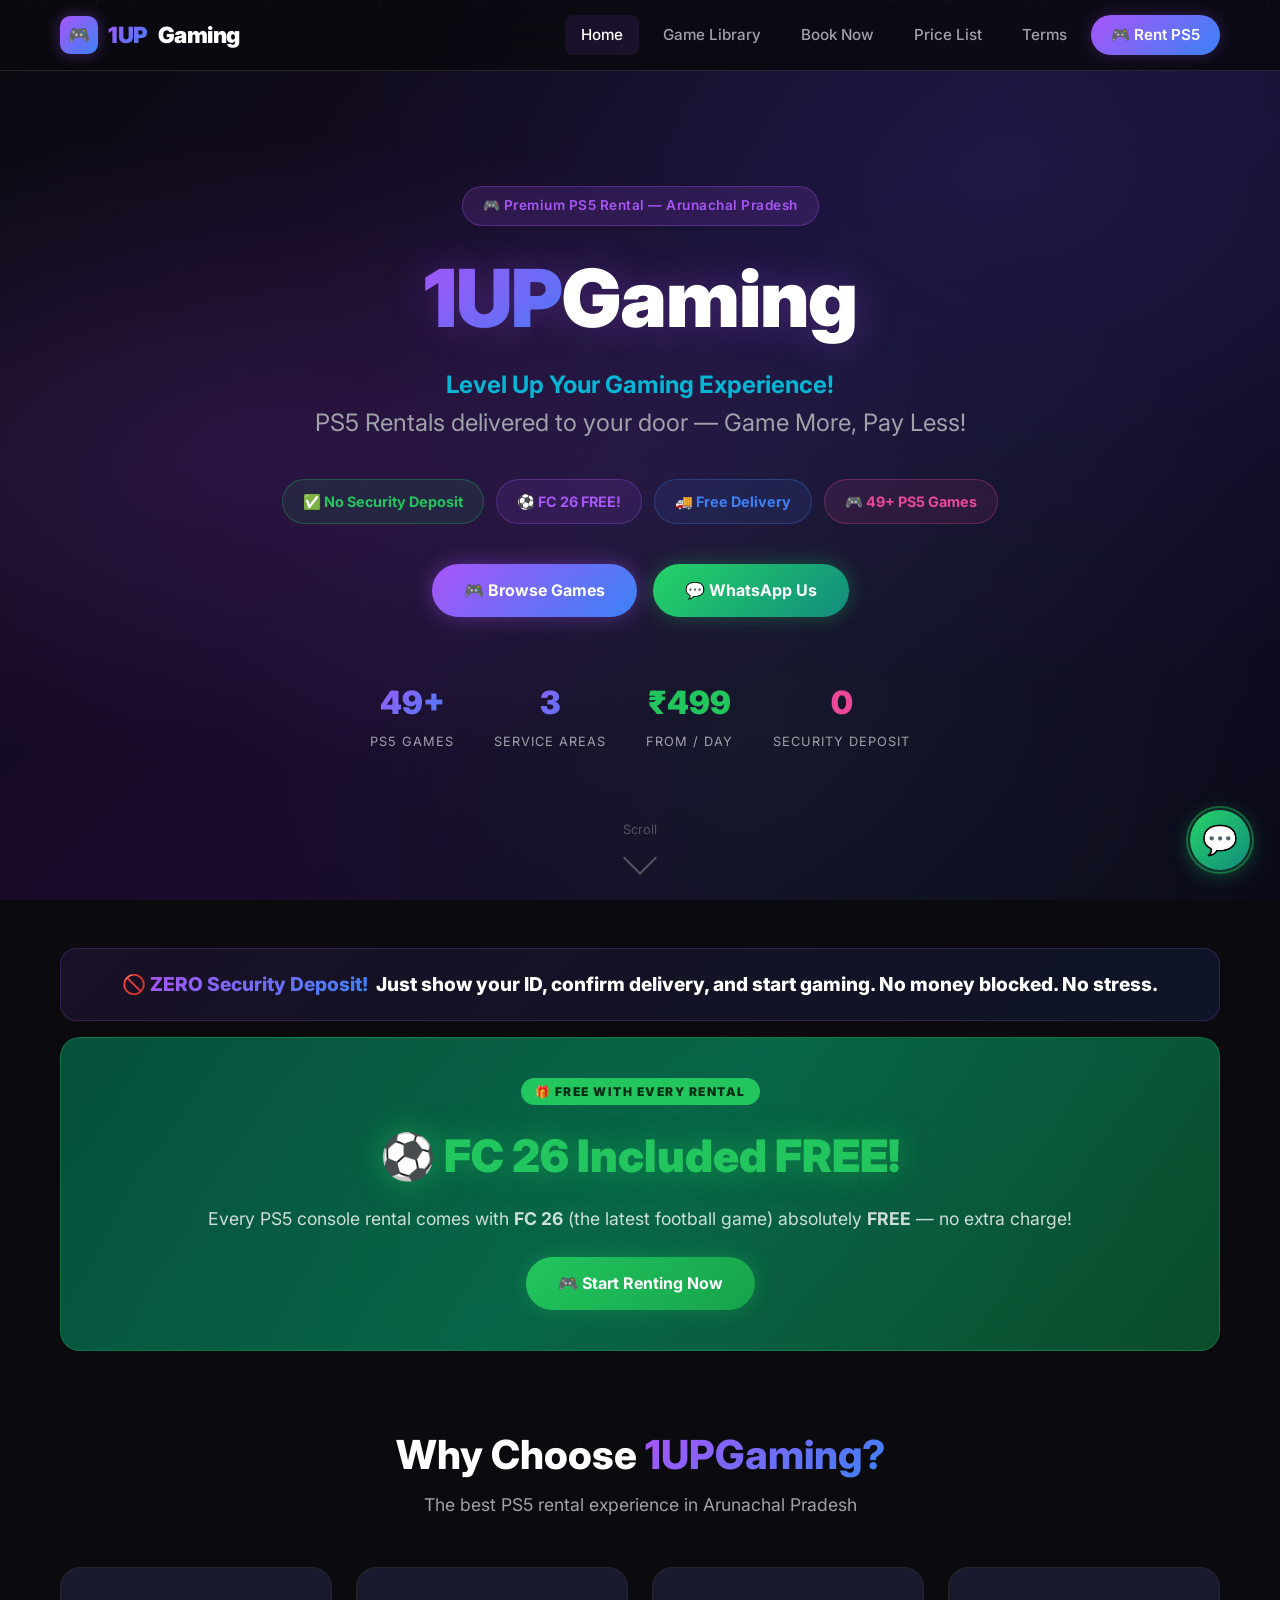
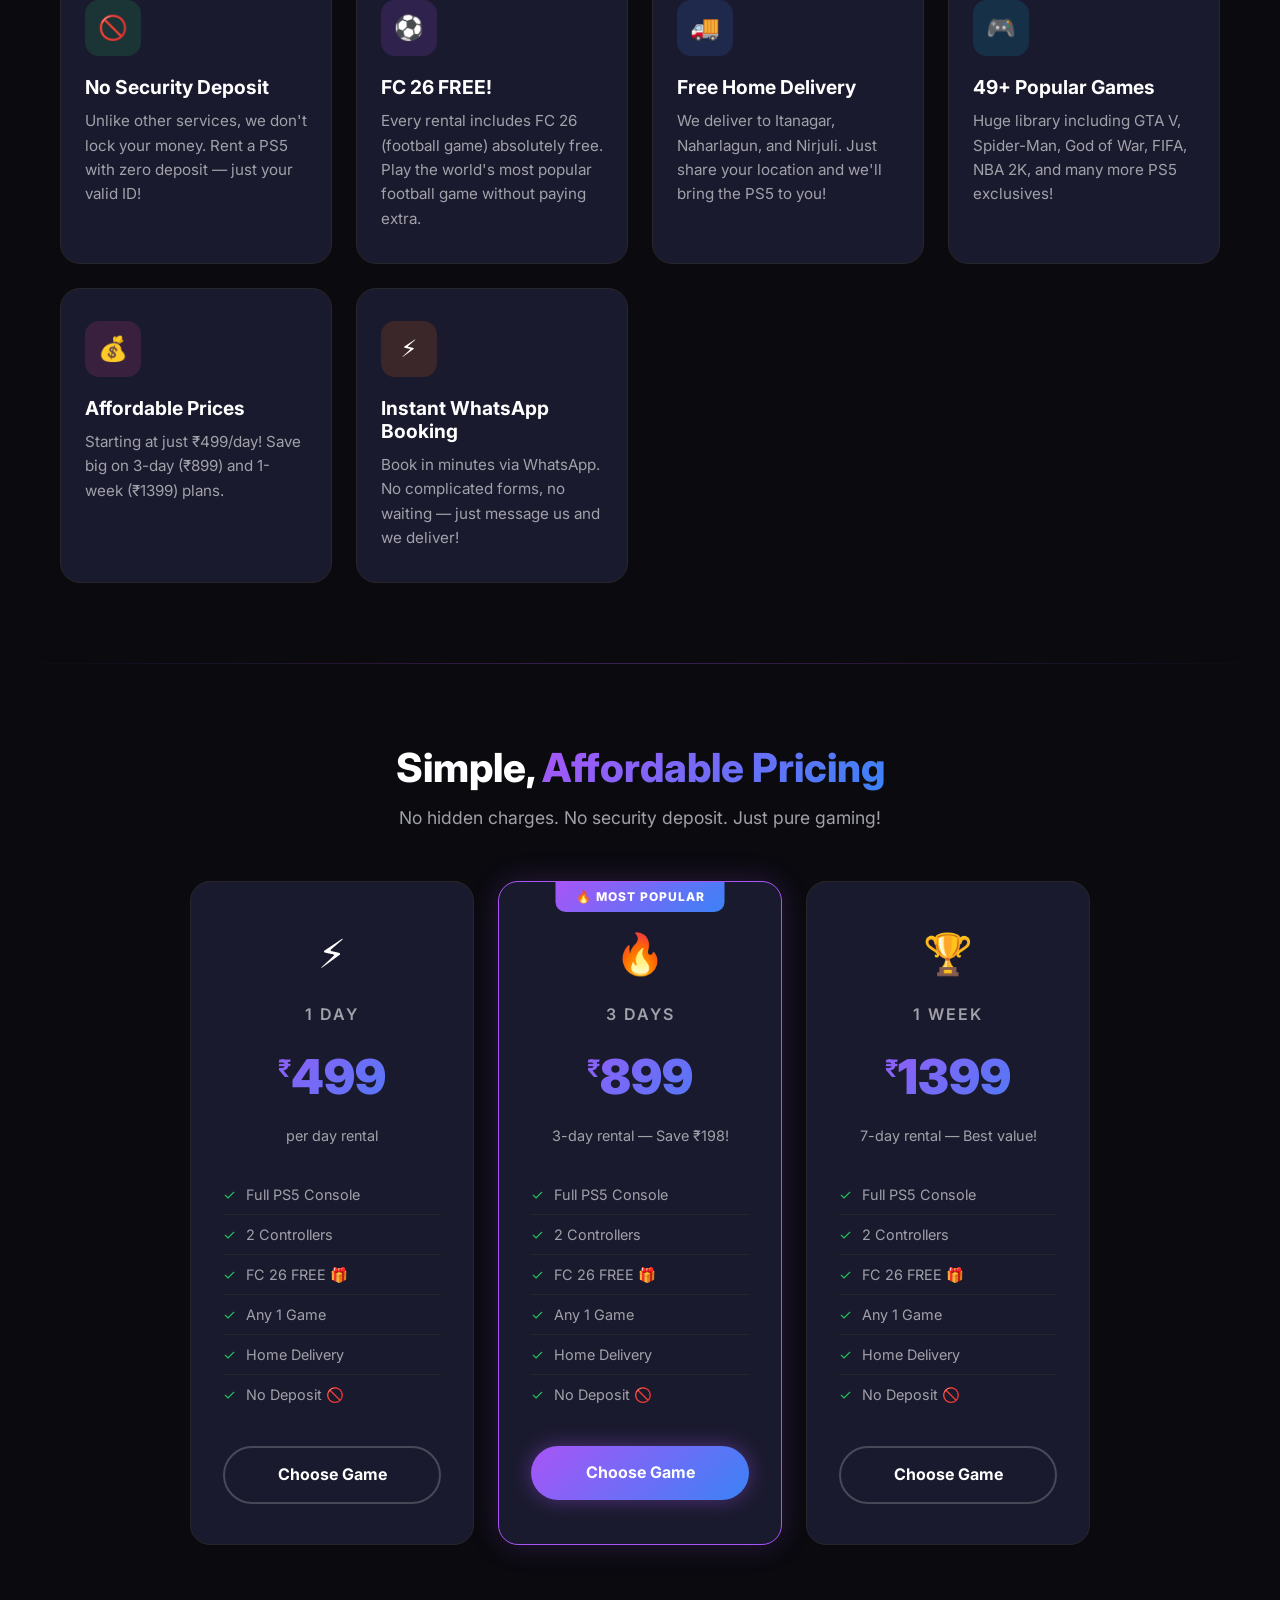
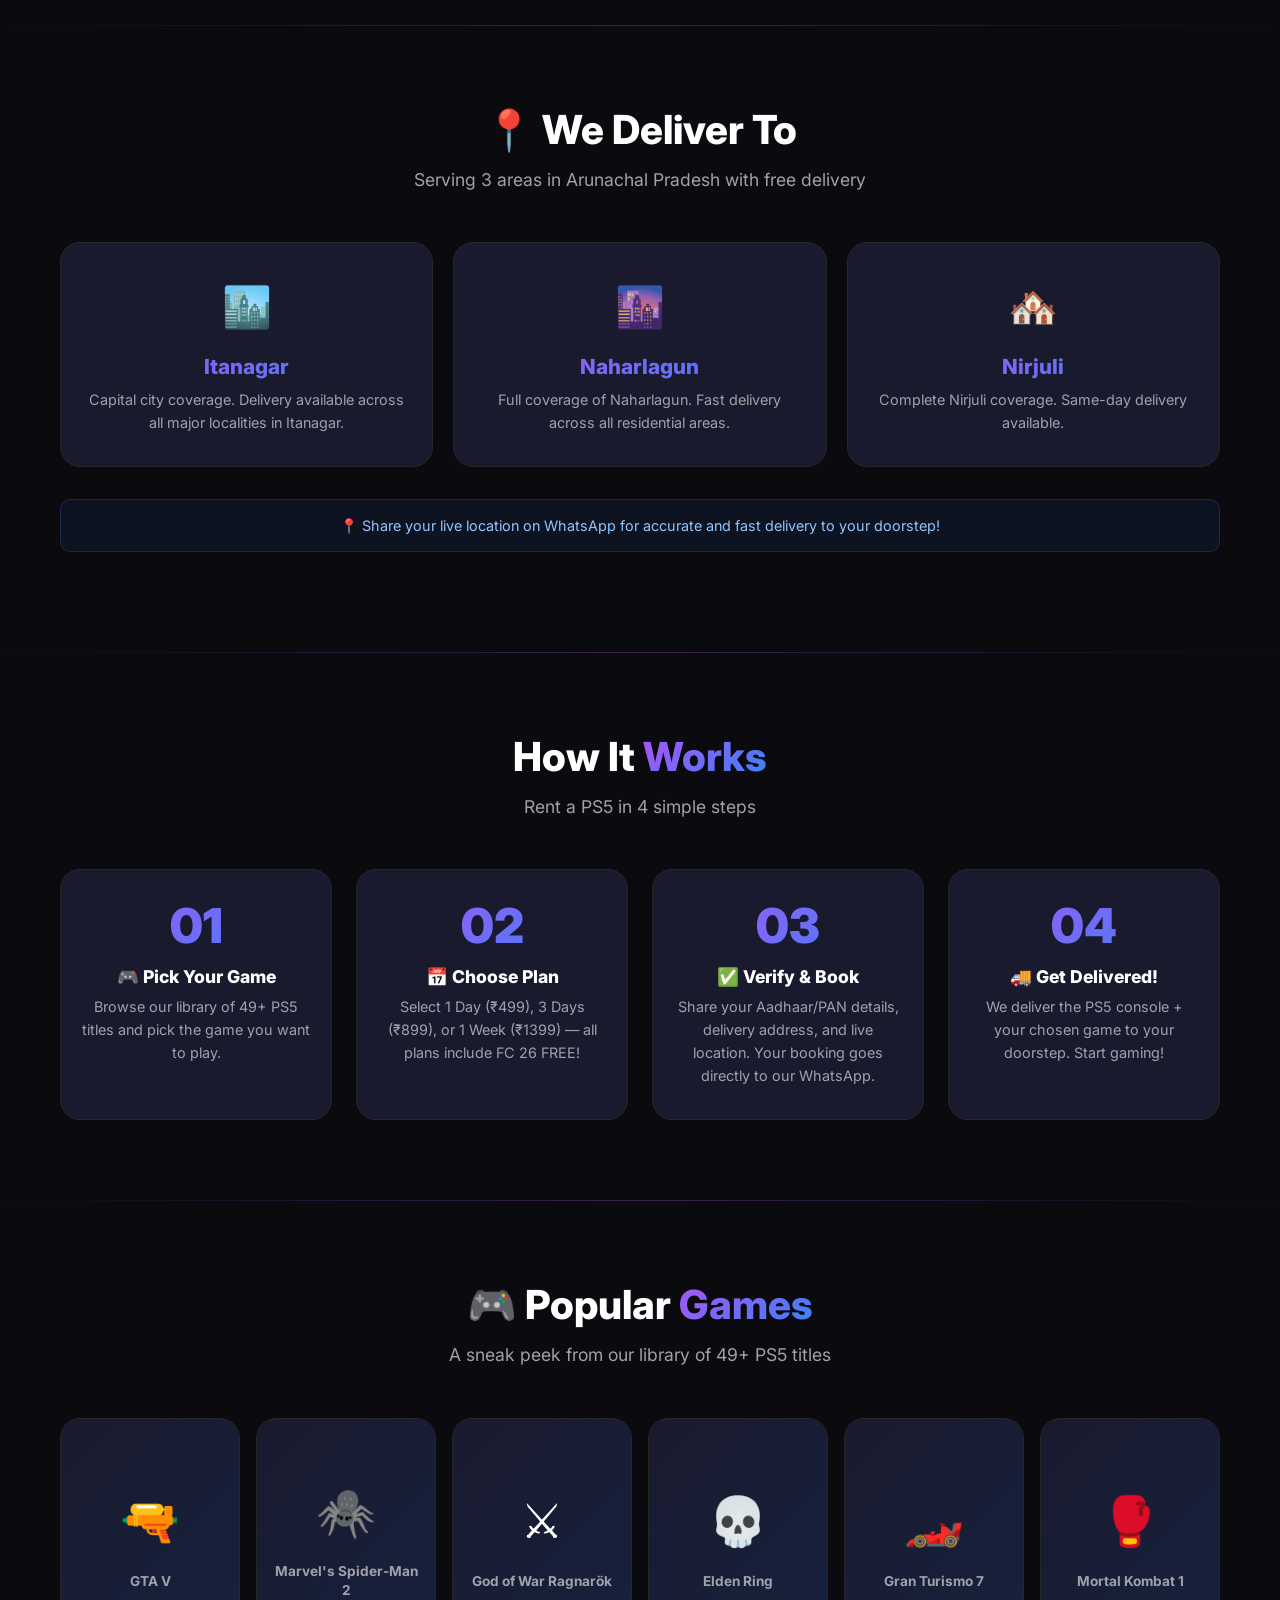
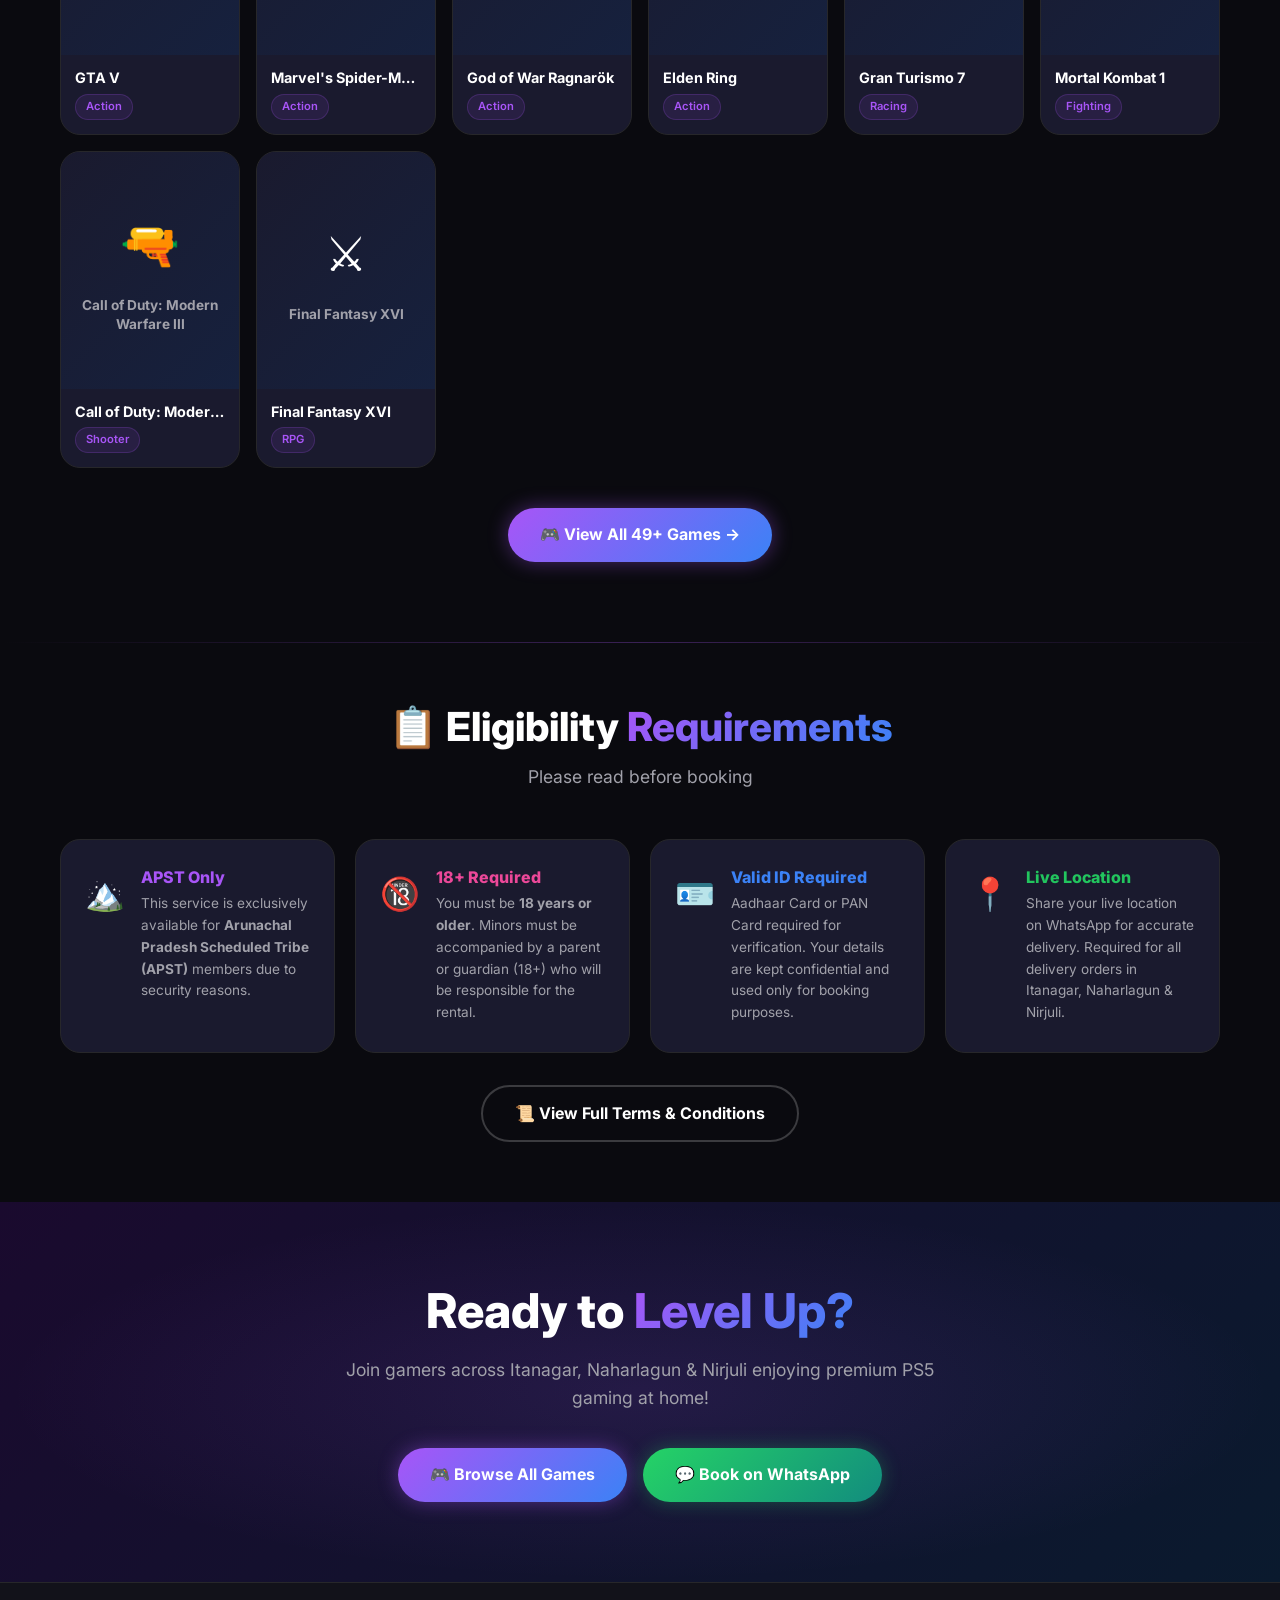
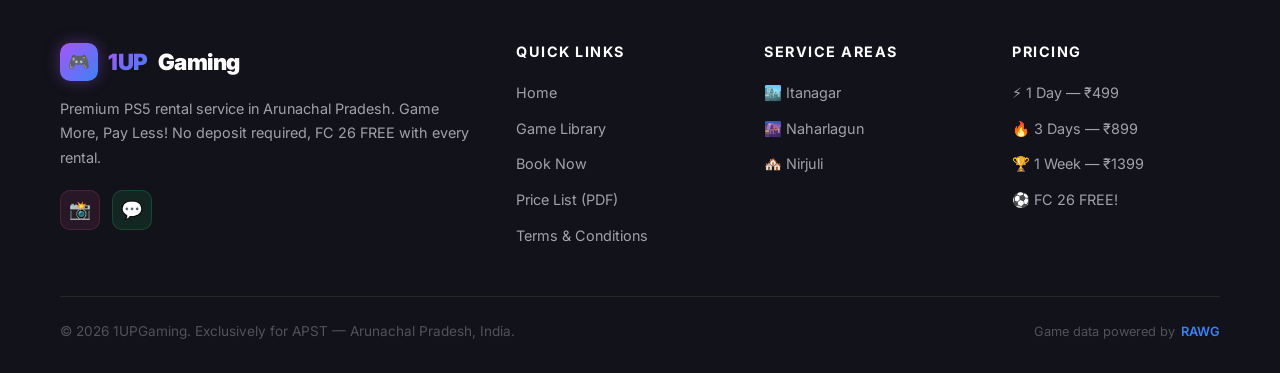
<file: index.html>
<!DOCTYPE html>
<html lang="en">
<head>
  <meta charset="UTF-8">
  <meta name="viewport" content="width=device-width, initial-scale=1.0">
  <meta name="description" content="1UPGaming - Premium PS5 Rental Service in Itanagar, Naharlagun & Nirjuli, Arunachal Pradesh. No security deposit. FC 26 FREE with every rental!">
  <title>1UPGaming - Level Up Your Gaming Experience | PS5 Rental</title>
  <link rel="manifest" href="manifest.json">
  <meta name="theme-color" content="#a855f7">
  <link rel="preconnect" href="https://fonts.googleapis.com">
  <link href="https://fonts.googleapis.com/css2?family=Inter:wght@400;500;600;700;800;900&display=swap" rel="stylesheet">
  <link rel="stylesheet" href="css/style.css">
  <link rel="stylesheet" href="css/print.css" media="print">
  <style>
    /* Inline extra homepage styles */
    .hero-scroll-hint {
      position: absolute;
      bottom: 30px;
      left: 50%;
      transform: translateX(-50%);
      display: flex;
      flex-direction: column;
      align-items: center;
      gap: 6px;
      color: var(--text-muted);
      font-size: 0.8rem;
      animation: bounce 2s ease-in-out infinite;
    }
    @keyframes bounce {
      0%, 100% { transform: translateX(-50%) translateY(0); }
      50% { transform: translateX(-50%) translateY(6px); }
    }
    .scroll-arrow {
      width: 24px;
      height: 24px;
      border-right: 2px solid var(--text-muted);
      border-bottom: 2px solid var(--text-muted);
      transform: rotate(45deg);
    }
    .no-deposit-banner {
      background: linear-gradient(135deg, rgba(168,85,247,0.1), rgba(59,130,246,0.1));
      border: 1px solid rgba(168,85,247,0.2);
      border-radius: 16px;
      padding: 20px 32px;
      text-align: center;
      font-size: 1.2rem;
      font-weight: 800;
      margin-bottom: 16px;
    }
    .how-it-works-grid {
      display: grid;
      grid-template-columns: repeat(auto-fit, minmax(200px, 1fr));
      gap: 24px;
    }
    .step-card {
      text-align: center;
      padding: 32px 20px;
      background: var(--bg-card);
      border: 1px solid var(--border-color);
      border-radius: var(--radius-lg);
      transition: var(--transition);
      position: relative;
    }
    .step-card:hover {
      border-color: rgba(168,85,247,0.3);
      transform: translateY(-4px);
    }
    .step-num-big {
      font-size: 3rem;
      font-weight: 900;
      background: var(--gradient-btn);
      -webkit-background-clip: text;
      -webkit-text-fill-color: transparent;
      background-clip: text;
      line-height: 1;
      margin-bottom: 16px;
    }
    .step-card h3 { font-size: 1.1rem; margin-bottom: 8px; }
    .step-card p  { color: var(--text-secondary); font-size: 0.9rem; }
    .games-preview-section { padding: 80px 0; }
    .games-preview-grid {
      display: grid;
      grid-template-columns: repeat(auto-fill, minmax(180px, 1fr));
      gap: 16px;
      margin-bottom: 40px;
    }
    .cta-section {
      background: linear-gradient(135deg, #1a0a2e, #0a1a2e);
      padding: 80px 20px;
      text-align: center;
      position: relative;
      overflow: hidden;
    }
    .cta-section::before {
      content: '';
      position: absolute;
      inset: 0;
      background: radial-gradient(ellipse at center, rgba(168,85,247,0.12) 0%, transparent 70%);
    }
    .cta-section-content { position: relative; z-index: 2; }
    .cta-section h2 { font-size: clamp(1.8rem,4vw,3rem); margin-bottom: 16px; }
    .cta-section p { color: var(--text-secondary); font-size: 1.1rem; margin-bottom: 36px; max-width: 600px; margin-left: auto; margin-right: auto; }
    .eligibility-section { padding: 60px 0; }
    .eligibility-cards {
      display: grid;
      grid-template-columns: repeat(auto-fit, minmax(240px, 1fr));
      gap: 20px;
    }
    .elig-card {
      background: var(--bg-card);
      border: 1px solid var(--border-color);
      border-radius: var(--radius-lg);
      padding: 28px 24px;
      display: flex;
      gap: 16px;
      align-items: flex-start;
      transition: var(--transition);
    }
    .elig-card:hover { border-color: rgba(168,85,247,0.3); }
    .elig-icon { font-size: 2rem; flex-shrink: 0; }
    .elig-card h4 { font-size: 1rem; margin-bottom: 6px; }
    .elig-card p  { color: var(--text-secondary); font-size: 0.85rem; line-height: 1.6; }
  </style>
</head>
<body>

<!-- ============================================================
  NAVBAR
  ============================================================ -->
<nav class="navbar">
  <div class="nav-container">
    <a href="index.html" class="nav-logo">
      <div class="logo-icon">🎮</div>
      <span class="gradient-text">1UP</span><span>Gaming</span>
    </a>
    <div class="nav-links">
      <a href="index.html" class="active">Home</a>
      <a href="games.html">Game Library</a>
      <a href="booking.html">Book Now</a>
      <a href="pricelist.html">Price List</a>
      <a href="terms.html">Terms</a>
      <a href="games.html" class="nav-cta">🎮 Rent PS5</a>
    </div>
    <button class="nav-toggle" aria-label="Toggle menu">
      <span></span><span></span><span></span>
    </button>
  </div>
</nav>

<!-- ============================================================
  HERO SECTION
  ============================================================ -->
<section class="hero">
  <div class="hero-particles"></div>
  <div class="hero-content">

    <div class="hero-badge">
      🎮 Premium PS5 Rental — Arunachal Pradesh
    </div>

    <h1 class="hero-title">
      <span class="gradient-text">1UP</span>Gaming
    </h1>

    <p class="hero-slogan">
      <strong>Level Up Your Gaming Experience!</strong><br>
      PS5 Rentals delivered to your door — Game More, Pay Less!
    </p>

    <div class="hero-highlights">
      <span class="highlight-chip green">✅ No Security Deposit</span>
      <span class="highlight-chip purple">⚽ FC 26 FREE!</span>
      <span class="highlight-chip blue">🚚 Free Delivery</span>
      <span class="highlight-chip pink">🎮 49+ PS5 Games</span>
    </div>

    <div class="hero-cta">
      <a href="games.html" class="btn btn-primary">
        🎮 Browse Games
      </a>
      <a href="https://wa.me/918974740608?text=Hi%201UPGaming!%20I%27d%20like%20to%20rent%20a%20PS5." 
         class="btn btn-whatsapp" target="_blank" rel="noopener">
        💬 WhatsApp Us
      </a>
    </div>

    <div class="hero-stats">
      <div class="stat-item">
        <span class="stat-number gradient-text" data-count="49" data-suffix="+">49+</span>
        <span class="stat-label">PS5 Games</span>
      </div>
      <div class="stat-item">
        <span class="stat-number gradient-text" data-count="3" data-suffix="">3</span>
        <span class="stat-label">Service Areas</span>
      </div>
      <div class="stat-item">
        <span class="stat-number text-green">₹499</span>
        <span class="stat-label">From / Day</span>
      </div>
      <div class="stat-item">
        <span class="stat-number text-pink">0</span>
        <span class="stat-label">Security Deposit</span>
      </div>
    </div>

  </div>
  <div class="hero-scroll-hint">
    <span>Scroll</span>
    <div class="scroll-arrow"></div>
  </div>
</section>

<!-- ============================================================
  NO DEPOSIT + FC26 BANNERS
  ============================================================ -->
<section class="section" style="padding-top:48px;padding-bottom:0">
  <div class="container">

    <div class="no-deposit-banner reveal">
      🚫 <span class="gradient-text">ZERO Security Deposit!</span> 
      &nbsp;Just show your ID, confirm delivery, and start gaming. 
      No money blocked. No stress.
    </div>

    <!-- FC 26 Banner -->
    <div class="fc26-banner reveal">
      <div class="fc26-banner-content">
        <div class="fc26-badge">🎁 FREE with Every Rental</div>
        <div class="fc26-title">⚽ FC 26 Included FREE!</div>
        <p class="fc26-subtitle">
          Every PS5 console rental comes with <strong>FC 26</strong> (the latest football game) 
          absolutely <strong>FREE</strong> — no extra charge!
        </p>
        <a href="games.html" class="btn btn-green" style="display:inline-flex">
          🎮 Start Renting Now
        </a>
      </div>
    </div>

  </div>
</section>

<!-- ============================================================
  FEATURES SECTION
  ============================================================ -->
<section class="section">
  <div class="container">
    <h2 class="section-title reveal">Why Choose <span class="gradient-text">1UPGaming?</span></h2>
    <p class="section-subtitle reveal">The best PS5 rental experience in Arunachal Pradesh</p>

    <div class="features-grid">
      <div class="feature-card reveal animate-delay-1">
        <div class="feature-icon green">🚫</div>
        <h3>No Security Deposit</h3>
        <p>Unlike other services, we don't lock your money. Rent a PS5 with zero deposit — just your valid ID!</p>
      </div>
      <div class="feature-card reveal animate-delay-2">
        <div class="feature-icon purple">⚽</div>
        <h3>FC 26 FREE!</h3>
        <p>Every rental includes FC 26 (football game) absolutely free. Play the world's most popular football game without paying extra.</p>
      </div>
      <div class="feature-card reveal animate-delay-3">
        <div class="feature-icon blue">🚚</div>
        <h3>Free Home Delivery</h3>
        <p>We deliver to Itanagar, Naharlagun, and Nirjuli. Just share your location and we'll bring the PS5 to you!</p>
      </div>
      <div class="feature-card reveal">
        <div class="feature-icon cyan">🎮</div>
        <h3>49+ Popular Games</h3>
        <p>Huge library including GTA V, Spider-Man, God of War, FIFA, NBA 2K, and many more PS5 exclusives!</p>
      </div>
      <div class="feature-card reveal">
        <div class="feature-icon pink">💰</div>
        <h3>Affordable Prices</h3>
        <p>Starting at just ₹499/day! Save big on 3-day (₹899) and 1-week (₹1399) plans.</p>
      </div>
      <div class="feature-card reveal">
        <div class="feature-icon orange">⚡</div>
        <h3>Instant WhatsApp Booking</h3>
        <p>Book in minutes via WhatsApp. No complicated forms, no waiting — just message us and we deliver!</p>
      </div>
    </div>
  </div>
</section>

<div class="neon-divider"></div>

<!-- ============================================================
  PRICING SECTION
  ============================================================ -->
<section class="section">
  <div class="container">
    <h2 class="section-title reveal">Simple, <span class="gradient-text">Affordable Pricing</span></h2>
    <p class="section-subtitle reveal">No hidden charges. No security deposit. Just pure gaming!</p>

    <div class="pricing-grid">

      <div class="pricing-card reveal">
        <div class="pricing-icon">⚡</div>
        <div class="pricing-duration">1 Day</div>
        <div class="pricing-amount gradient-text">
          <sup>₹</sup>499
        </div>
        <p class="pricing-per">per day rental</p>
        <ul class="pricing-features">
          <li><span class="check">✓</span> Full PS5 Console</li>
          <li><span class="check">✓</span> 2 Controllers</li>
          <li><span class="check">✓</span> FC 26 FREE 🎁</li>
          <li><span class="check">✓</span> Any 1 Game</li>
          <li><span class="check">✓</span> Home Delivery</li>
          <li><span class="check">✓</span> No Deposit 🚫</li>
        </ul>
        <a href="games.html" class="btn btn-secondary" style="width:100%;justify-content:center">Choose Game</a>
      </div>

      <div class="pricing-card featured reveal">
        <div class="pricing-badge">🔥 Most Popular</div>
        <div class="pricing-icon">🔥</div>
        <div class="pricing-duration">3 Days</div>
        <div class="pricing-amount gradient-text">
          <sup>₹</sup>899
        </div>
        <p class="pricing-per">3-day rental — Save ₹198!</p>
        <ul class="pricing-features">
          <li><span class="check">✓</span> Full PS5 Console</li>
          <li><span class="check">✓</span> 2 Controllers</li>
          <li><span class="check">✓</span> FC 26 FREE 🎁</li>
          <li><span class="check">✓</span> Any 1 Game</li>
          <li><span class="check">✓</span> Home Delivery</li>
          <li><span class="check">✓</span> No Deposit 🚫</li>
        </ul>
        <a href="games.html" class="btn btn-primary" style="width:100%;justify-content:center">Choose Game</a>
      </div>

      <div class="pricing-card reveal">
        <div class="pricing-icon">🏆</div>
        <div class="pricing-duration">1 Week</div>
        <div class="pricing-amount gradient-text">
          <sup>₹</sup>1399
        </div>
        <p class="pricing-per">7-day rental — Best value!</p>
        <ul class="pricing-features">
          <li><span class="check">✓</span> Full PS5 Console</li>
          <li><span class="check">✓</span> 2 Controllers</li>
          <li><span class="check">✓</span> FC 26 FREE 🎁</li>
          <li><span class="check">✓</span> Any 1 Game</li>
          <li><span class="check">✓</span> Home Delivery</li>
          <li><span class="check">✓</span> No Deposit 🚫</li>
        </ul>
        <a href="games.html" class="btn btn-secondary" style="width:100%;justify-content:center">Choose Game</a>
      </div>

    </div>
  </div>
</section>

<div class="neon-divider"></div>

<!-- ============================================================
  SERVICE AREAS
  ============================================================ -->
<section class="section">
  <div class="container">
    <h2 class="section-title reveal">📍 We Deliver To</h2>
    <p class="section-subtitle reveal">Serving 3 areas in Arunachal Pradesh with free delivery</p>

    <div class="areas-grid">
      <div class="area-card reveal">
        <div class="area-icon">🏙️</div>
        <h3 class="gradient-text">Itanagar</h3>
        <p>Capital city coverage. Delivery available across all major localities in Itanagar.</p>
      </div>
      <div class="area-card reveal">
        <div class="area-icon">🌆</div>
        <h3 class="gradient-text">Naharlagun</h3>
        <p>Full coverage of Naharlagun. Fast delivery across all residential areas.</p>
      </div>
      <div class="area-card reveal">
        <div class="area-icon">🏘️</div>
        <h3 class="gradient-text">Nirjuli</h3>
        <p>Complete Nirjuli coverage. Same-day delivery available.</p>
      </div>
    </div>

    <div class="notice info mt-32 reveal" style="justify-content:center">
      📍 Share your live location on WhatsApp for accurate and fast delivery to your doorstep!
    </div>
  </div>
</section>

<div class="neon-divider"></div>

<!-- ============================================================
  HOW IT WORKS
  ============================================================ -->
<section class="section">
  <div class="container">
    <h2 class="section-title reveal">How It <span class="gradient-text">Works</span></h2>
    <p class="section-subtitle reveal">Rent a PS5 in 4 simple steps</p>

    <div class="how-it-works-grid">
      <div class="step-card reveal">
        <div class="step-num-big">01</div>
        <h3>🎮 Pick Your Game</h3>
        <p>Browse our library of 49+ PS5 titles and pick the game you want to play.</p>
      </div>
      <div class="step-card reveal">
        <div class="step-num-big">02</div>
        <h3>📅 Choose Plan</h3>
        <p>Select 1 Day (₹499), 3 Days (₹899), or 1 Week (₹1399) — all plans include FC 26 FREE!</p>
      </div>
      <div class="step-card reveal">
        <div class="step-num-big">03</div>
        <h3>✅ Verify & Book</h3>
        <p>Share your Aadhaar/PAN details, delivery address, and live location. Your booking goes directly to our WhatsApp.</p>
      </div>
      <div class="step-card reveal">
        <div class="step-num-big">04</div>
        <h3>🚚 Get Delivered!</h3>
        <p>We deliver the PS5 console + your chosen game to your doorstep. Start gaming!</p>
      </div>
    </div>
  </div>
</section>

<div class="neon-divider"></div>

<!-- ============================================================
  FEATURED GAMES PREVIEW
  ============================================================ -->
<section class="section games-preview-section">
  <div class="container">
    <h2 class="section-title reveal">🎮 Popular <span class="gradient-text">Games</span></h2>
    <p class="section-subtitle reveal">A sneak peek from our library of 49+ PS5 titles</p>

    <div class="games-preview-grid" id="homeGameList"></div>

    <div style="text-align:center;margin-top:12px">
      <a href="games.html" class="btn btn-primary">
        🎮 View All 49+ Games →
      </a>
    </div>
  </div>
</section>

<div class="neon-divider"></div>

<!-- ============================================================
  ELIGIBILITY SECTION
  ============================================================ -->
<section class="eligibility-section">
  <div class="container">
    <h2 class="section-title reveal">📋 Eligibility <span class="gradient-text">Requirements</span></h2>
    <p class="section-subtitle reveal">Please read before booking</p>

    <div class="eligibility-cards">
      <div class="elig-card reveal">
        <div class="elig-icon">🏔️</div>
        <div>
          <h4 class="text-purple">APST Only</h4>
          <p>This service is exclusively available for <strong>Arunachal Pradesh Scheduled Tribe (APST)</strong> members due to security reasons.</p>
        </div>
      </div>
      <div class="elig-card reveal">
        <div class="elig-icon">🔞</div>
        <div>
          <h4 class="text-pink">18+ Required</h4>
          <p>You must be <strong>18 years or older</strong>. Minors must be accompanied by a parent or guardian (18+) who will be responsible for the rental.</p>
        </div>
      </div>
      <div class="elig-card reveal">
        <div class="elig-icon">🪪</div>
        <div>
          <h4 class="text-blue">Valid ID Required</h4>
          <p>Aadhaar Card or PAN Card required for verification. Your details are kept confidential and used only for booking purposes.</p>
        </div>
      </div>
      <div class="elig-card reveal">
        <div class="elig-icon">📍</div>
        <div>
          <h4 class="text-green">Live Location</h4>
          <p>Share your live location on WhatsApp for accurate delivery. Required for all delivery orders in Itanagar, Naharlagun & Nirjuli.</p>
        </div>
      </div>
    </div>

    <div style="text-align:center;margin-top:32px" class="reveal">
      <a href="terms.html" class="btn btn-secondary">📜 View Full Terms & Conditions</a>
    </div>
  </div>
</section>

<!-- ============================================================
  CTA SECTION
  ============================================================ -->
<section class="cta-section">
  <div class="cta-section-content">
    <h2 class="reveal">Ready to <span class="gradient-text">Level Up?</span></h2>
    <p class="reveal">Join gamers across Itanagar, Naharlagun & Nirjuli enjoying premium PS5 gaming at home!</p>
    <div class="hero-cta reveal" style="margin-bottom:0">
      <a href="games.html" class="btn btn-primary">🎮 Browse All Games</a>
      <a href="https://wa.me/918974740608?text=Hi%201UPGaming!%20I%20want%20to%20rent%20a%20PS5." 
         class="btn btn-whatsapp" target="_blank" rel="noopener">
        💬 Book on WhatsApp
      </a>
    </div>
  </div>
</section>

<!-- ============================================================
  FOOTER
  ============================================================ -->
<footer class="footer">
  <div class="container">
    <div class="footer-grid">

      <div class="footer-brand">
        <div class="nav-logo" style="margin-bottom:16px">
          <div class="logo-icon">🎮</div>
          <span class="gradient-text">1UP</span><span>Gaming</span>
        </div>
        <p>Premium PS5 rental service in Arunachal Pradesh. Game More, Pay Less! No deposit required, FC 26 FREE with every rental.</p>
        <div class="footer-socials">
          <a href="https://instagram.com/1up_gaming31" class="social-btn instagram" target="_blank" rel="noopener" aria-label="Instagram">
            📸
          </a>
          <a href="https://wa.me/918974740608" class="social-btn whatsapp" target="_blank" rel="noopener" aria-label="WhatsApp">
            💬
          </a>
        </div>
      </div>

      <div class="footer-col">
        <h4>Quick Links</h4>
        <ul>
          <li><a href="index.html">Home</a></li>
          <li><a href="games.html">Game Library</a></li>
          <li><a href="booking.html">Book Now</a></li>
          <li><a href="pricelist.html">Price List (PDF)</a></li>
          <li><a href="terms.html">Terms &amp; Conditions</a></li>
        </ul>
      </div>

      <div class="footer-col">
        <h4>Service Areas</h4>
        <ul>
          <li><a href="#">🏙️ Itanagar</a></li>
          <li><a href="#">🌆 Naharlagun</a></li>
          <li><a href="#">🏘️ Nirjuli</a></li>
        </ul>
      </div>

      <div class="footer-col">
        <h4>Pricing</h4>
        <ul>
          <li><a href="booking.html">⚡ 1 Day — ₹499</a></li>
          <li><a href="booking.html">🔥 3 Days — ₹899</a></li>
          <li><a href="booking.html">🏆 1 Week — ₹1399</a></li>
          <li><a href="booking.html">⚽ FC 26 FREE!</a></li>
        </ul>
      </div>

    </div>

    <div class="footer-bottom">
      <p>© 2026 1UPGaming. Exclusively for APST — Arunachal Pradesh, India.</p>
      <div class="rawg-attribution">
        <span>Game data powered by</span>
        <a href="https://rawg.io" target="_blank" rel="noopener">RAWG</a>
      </div>
    </div>
  </div>
</footer>

<!-- ============================================================
  FLOATING WHATSAPP
  ============================================================ -->
<div class="floating-whatsapp">
  <span class="whatsapp-tooltip">💬 Query about a game?</span>
  <a href="https://wa.me/918974740608?text=Hi%201UPGaming!%20I%20have%20a%20query%20about%20a%20game." 
     class="whatsapp-fab" target="_blank" rel="noopener" aria-label="WhatsApp chat">
    💬
  </a>
</div>

<script src="js/main.js"></script>
</body>
</html>
</file>
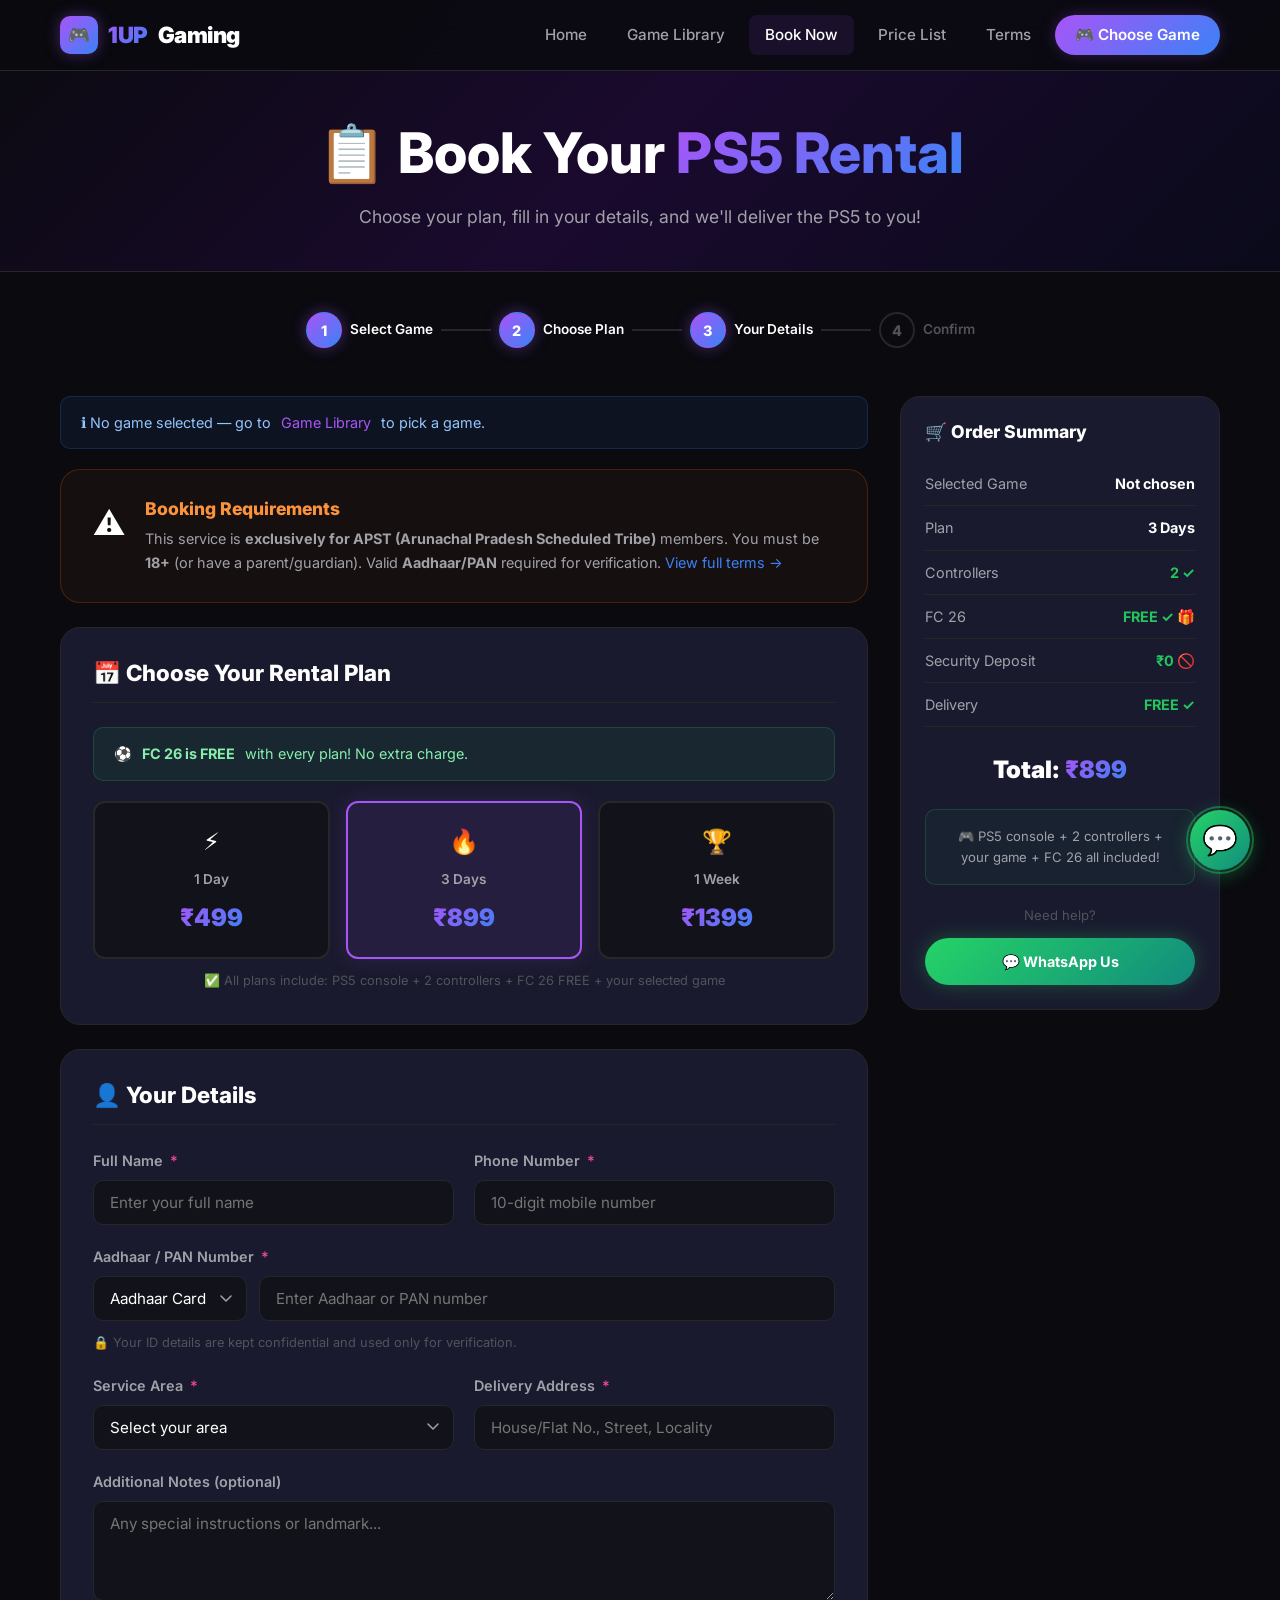
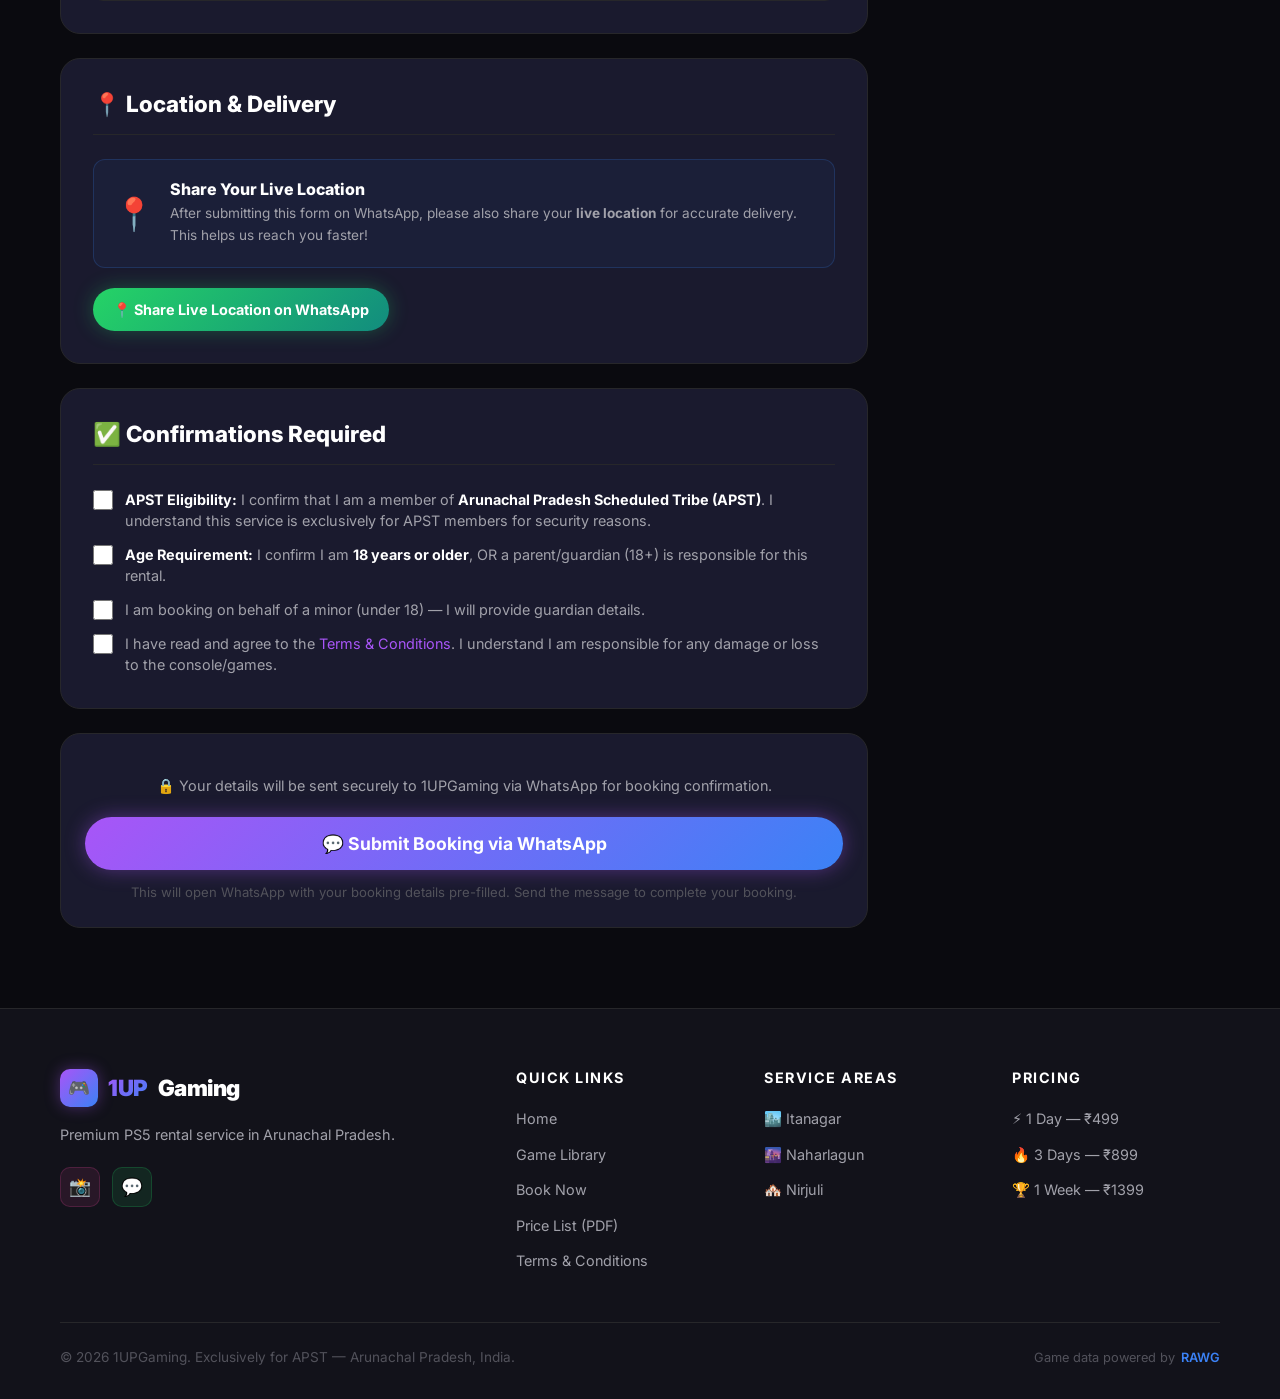
<file: booking.html>
<!DOCTYPE html>
<html lang="en">
<head>
  <meta charset="UTF-8">
  <meta name="viewport" content="width=device-width, initial-scale=1.0">
  <meta name="description" content="Book a PS5 rental with 1UPGaming. Choose your plan and complete verification to get PS5 delivered to your door in Itanagar, Naharlagun or Nirjuli.">
  <title>Book Your PS5 Rental — 1UPGaming</title>
  <link rel="manifest" href="manifest.json">
  <meta name="theme-color" content="#a855f7">
  <link rel="preconnect" href="https://fonts.googleapis.com">
  <link href="https://fonts.googleapis.com/css2?family=Inter:wght@400;500;600;700;800;900&display=swap" rel="stylesheet">
  <link rel="stylesheet" href="css/style.css">
  <link rel="stylesheet" href="css/print.css" media="print">
  <style>
    .idtype-group {
      display: flex;
      gap: 12px;
    }
    .idtype-group select {
      flex: 0 0 140px;
    }
    .idtype-group input {
      flex: 1;
    }
    .guardian-section {
      display: none;
      background: rgba(236,72,153,0.05);
      border: 1px solid rgba(236,72,153,0.2);
      border-radius: 12px;
      padding: 20px;
      margin-top: 12px;
    }
    .guardian-section.visible {
      display: block;
    }
    .guardian-section h4 {
      font-size: 0.95rem;
      color: var(--neon-pink);
      margin-bottom: 16px;
    }
    .booking-sidebar {
      background: var(--bg-card);
      border: 1px solid var(--border-color);
      border-radius: var(--radius-lg);
      padding: 24px;
      position: sticky;
      top: 90px;
    }
    .summary-row {
      display: flex;
      justify-content: space-between;
      align-items: center;
      padding: 10px 0;
      border-bottom: 1px solid var(--border-color);
      font-size: 0.9rem;
    }
    .summary-row:last-child { border-bottom: none; }
    .summary-row .label { color: var(--text-secondary); }
    .summary-row .value { font-weight: 700; }
    .summary-total {
      font-size: 1.5rem;
      font-weight: 900;
      text-align: center;
      padding-top: 16px;
      margin-top: 8px;
    }
    .form-hint {
      font-size: 0.8rem;
      color: var(--text-muted);
      margin-top: 4px;
    }
    @media (min-width: 900px) {
      .booking-layout {
        display: grid;
        grid-template-columns: 1fr 320px;
        gap: 32px;
        align-items: start;
      }
    }
  </style>
</head>
<body>

<!-- NAVBAR -->
<nav class="navbar">
  <div class="nav-container">
    <a href="index.html" class="nav-logo">
      <div class="logo-icon">🎮</div>
      <span class="gradient-text">1UP</span><span>Gaming</span>
    </a>
    <div class="nav-links">
      <a href="index.html">Home</a>
      <a href="games.html">Game Library</a>
      <a href="booking.html" class="active">Book Now</a>
      <a href="pricelist.html">Price List</a>
      <a href="terms.html">Terms</a>
      <a href="games.html" class="nav-cta">🎮 Choose Game</a>
    </div>
    <button class="nav-toggle" aria-label="Toggle menu">
      <span></span><span></span><span></span>
    </button>
  </div>
</nav>

<!-- PAGE HERO -->
<div class="page-hero" style="padding-bottom:40px">
  <h1>📋 Book Your <span class="gradient-text">PS5 Rental</span></h1>
  <p>Choose your plan, fill in your details, and we'll deliver the PS5 to you!</p>
</div>

<!-- MAIN CONTENT -->
<main style="padding:40px 0 80px">
  <div class="container">

    <!-- Booking Steps Indicator -->
    <div class="booking-steps">
      <div class="step active">
        <div class="step-num">1</div>
        <span class="step-label">Select Game</span>
      </div>
      <div class="step-divider"></div>
      <div class="step active">
        <div class="step-num">2</div>
        <span class="step-label">Choose Plan</span>
      </div>
      <div class="step-divider"></div>
      <div class="step active">
        <div class="step-num">3</div>
        <span class="step-label">Your Details</span>
      </div>
      <div class="step-divider"></div>
      <div class="step">
        <div class="step-num">4</div>
        <span class="step-label">Confirm</span>
      </div>
    </div>

    <div class="booking-layout">

      <!-- LEFT: FORM -->
      <div>

        <!-- Selected Game Display -->
        <div id="selectedGameDisplay"></div>

        <!-- REQUIREMENTS NOTICE -->
        <div class="requirements-banner reveal" style="margin-bottom:24px">
          <div class="req-icon">⚠️</div>
          <div>
            <h3>Booking Requirements</h3>
            <p>
              This service is <strong>exclusively for APST (Arunachal Pradesh Scheduled Tribe)</strong> members. 
              You must be <strong>18+</strong> (or have a parent/guardian). Valid <strong>Aadhaar/PAN</strong> required for verification.
              <a href="terms.html" style="color:var(--neon-blue)">View full terms →</a>
            </p>
          </div>
        </div>

        <form id="bookingForm" novalidate>

          <!-- STEP 1: CHOOSE PLAN -->
          <div class="booking-card reveal">
            <h2>📅 Choose Your Rental Plan</h2>

            <div class="notice success" style="margin-bottom:20px">
              ⚽ <strong>FC 26 is FREE</strong> with every plan! No extra charge.
            </div>

            <div class="plans-grid">

              <div class="plan-option">
                <input type="radio" name="plan" id="plan1day" value="1day">
                <label class="plan-label" for="plan1day">
                  <span class="plan-icon">⚡</span>
                  <span class="plan-duration">1 Day</span>
                  <span class="plan-price gradient-text">₹499</span>
                </label>
              </div>

              <div class="plan-option">
                <input type="radio" name="plan" id="plan3days" value="3days" checked>
                <label class="plan-label" for="plan3days">
                  <span class="plan-icon">🔥</span>
                  <span class="plan-duration">3 Days</span>
                  <span class="plan-price gradient-text">₹899</span>
                </label>
              </div>

              <div class="plan-option">
                <input type="radio" name="plan" id="plan1week" value="1week">
                <label class="plan-label" for="plan1week">
                  <span class="plan-icon">🏆</span>
                  <span class="plan-duration">1 Week</span>
                  <span class="plan-price gradient-text">₹1399</span>
                </label>
              </div>

            </div>

            <p class="form-hint" style="margin-top:12px;text-align:center">
              ✅ All plans include: PS5 console + 2 controllers + FC 26 FREE + your selected game
            </p>
          </div>

          <!-- STEP 2: PERSONAL DETAILS -->
          <div class="booking-card reveal">
            <h2>👤 Your Details</h2>

            <div class="form-grid">

              <div class="form-group">
                <label for="fullName">Full Name <span class="required">*</span></label>
                <input type="text" id="fullName" name="fullName" placeholder="Enter your full name" required>
              </div>

              <div class="form-group">
                <label for="phone">Phone Number <span class="required">*</span></label>
                <input type="tel" id="phone" name="phone" placeholder="10-digit mobile number" maxlength="10" required>
              </div>

              <!-- ID Type + Number -->
              <div class="form-group full-width">
                <label>Aadhaar / PAN Number <span class="required">*</span></label>
                <div class="idtype-group">
                  <select id="idType" name="idType">
                    <option value="Aadhaar Card">Aadhaar Card</option>
                    <option value="PAN Card">PAN Card</option>
                  </select>
                  <input type="text" id="idNumber" name="idNumber" 
                         placeholder="Enter Aadhaar or PAN number" required>
                </div>
                <p class="form-hint">🔒 Your ID details are kept confidential and used only for verification.</p>
              </div>

              <!-- Area -->
              <div class="form-group">
                <label for="area">Service Area <span class="required">*</span></label>
                <select id="area" name="area" required>
                  <option value="">Select your area</option>
                  <option value="Itanagar">Itanagar</option>
                  <option value="Naharlagun">Naharlagun</option>
                  <option value="Nirjuli">Nirjuli</option>
                </select>
              </div>

              <!-- Address -->
              <div class="form-group">
                <label for="address">Delivery Address <span class="required">*</span></label>
                <input type="text" id="address" name="address" placeholder="House/Flat No., Street, Locality" required>
              </div>

              <!-- Additional notes -->
              <div class="form-group full-width">
                <label for="notes">Additional Notes (optional)</label>
                <textarea id="notes" name="notes" placeholder="Any special instructions or landmark..."></textarea>
              </div>

            </div>
          </div>

          <!-- STEP 3: LIVE LOCATION -->
          <div class="booking-card reveal">
            <h2>📍 Location & Delivery</h2>

            <div class="location-box" style="margin-bottom:20px">
              <div class="location-icon">📍</div>
              <div class="location-text">
                <h4>Share Your Live Location</h4>
                <p>After submitting this form on WhatsApp, please also share your <strong>live location</strong> for accurate delivery. This helps us reach you faster!</p>
              </div>
            </div>

            <a href="https://wa.me/918974740608?text=Hi%201UPGaming!%20Here%20is%20my%20live%20location%3A" 
               target="_blank" rel="noopener" class="btn btn-whatsapp" 
               style="display:inline-flex;font-size:0.9rem;padding:10px 20px">
              📍 Share Live Location on WhatsApp
            </a>
          </div>

          <!-- STEP 4: CONFIRMATIONS -->
          <div class="booking-card reveal">
            <h2>✅ Confirmations Required</h2>

            <div class="check-group">

              <label class="check-item">
                <input type="checkbox" id="apstCheck" name="apstCheck" required>
                <span class="check-text">
                  <strong>APST Eligibility:</strong> I confirm that I am a member of 
                  <strong>Arunachal Pradesh Scheduled Tribe (APST)</strong>. I understand this service 
                  is exclusively for APST members for security reasons.
                </span>
              </label>

              <label class="check-item">
                <input type="checkbox" id="ageCheck" name="ageCheck" required>
                <span class="check-text">
                  <strong>Age Requirement:</strong> I confirm I am <strong>18 years or older</strong>, 
                  OR a parent/guardian (18+) is responsible for this rental.
                </span>
              </label>

              <!-- Guardian toggle -->
              <label class="check-item">
                <input type="checkbox" id="minorCheck" onchange="toggleGuardian(this)">
                <span class="check-text">
                  I am booking on behalf of a minor (under 18) — I will provide guardian details.
                </span>
              </label>

              <!-- Guardian section (hidden by default) -->
              <div class="guardian-section" id="guardianSection">
                <h4>👨‍👩‍👧 Guardian / Family Member Details</h4>
                <div class="form-grid">
                  <div class="form-group">
                    <label for="guardianName">Guardian Name</label>
                    <input type="text" id="guardianName" placeholder="Full name of guardian">
                  </div>
                  <div class="form-group">
                    <label for="guardianPhone">Guardian Phone</label>
                    <input type="tel" id="guardianPhone" placeholder="Guardian's phone number" maxlength="10">
                  </div>
                  <div class="form-group">
                    <label for="guardianRelation">Relation to Minor</label>
                    <select id="guardianRelation">
                      <option value="">Select relation</option>
                      <option value="Parent">Parent</option>
                      <option value="Sibling">Sibling</option>
                      <option value="Relative">Relative</option>
                      <option value="Other">Other</option>
                    </select>
                  </div>
                </div>
              </div>

              <label class="check-item">
                <input type="checkbox" id="termsCheck" name="termsCheck" required>
                <span class="check-text">
                  I have read and agree to the 
                  <a href="terms.html" style="color:var(--neon-purple)">Terms & Conditions</a>. 
                  I understand I am responsible for any damage or loss to the console/games.
                </span>
              </label>

            </div>
          </div>

          <!-- SUBMIT -->
          <div class="booking-submit reveal">
            <p style="color:var(--text-secondary);font-size:0.9rem;margin-bottom:20px">
              🔒 Your details will be sent securely to 1UPGaming via WhatsApp for booking confirmation.
            </p>
            <button type="submit" id="submitBookingBtn" class="btn btn-primary" 
                    style="width:100%;justify-content:center;font-size:1.1rem;padding:16px">
              💬 Submit Booking via WhatsApp
            </button>
            <p style="margin-top:12px;font-size:0.82rem;color:var(--text-muted)">
              This will open WhatsApp with your booking details pre-filled. 
              Send the message to complete your booking.
            </p>
          </div>

        </form>
      </div>

      <!-- RIGHT: SIDEBAR SUMMARY -->
      <div>
        <div class="booking-sidebar" id="bookingSidebar">
          <h3 style="margin-bottom:20px;font-size:1.1rem">🛒 Order Summary</h3>

          <div class="summary-row">
            <span class="label">Selected Game</span>
            <span class="value" id="summaryGame">—</span>
          </div>
          <div class="summary-row">
            <span class="label">Plan</span>
            <span class="value" id="summaryPlan">3 Days</span>
          </div>
          <div class="summary-row">
            <span class="label">Controllers</span>
            <span class="value text-green">2 ✓</span>
          </div>
          <div class="summary-row">
            <span class="label">FC 26</span>
            <span class="value text-green">FREE ✓ 🎁</span>
          </div>
          <div class="summary-row">
            <span class="label">Security Deposit</span>
            <span class="value text-green">₹0 🚫</span>
          </div>
          <div class="summary-row">
            <span class="label">Delivery</span>
            <span class="value text-green">FREE ✓</span>
          </div>

          <div class="summary-total">
            Total: <span class="gradient-text" id="summaryTotal">₹899</span>
          </div>

          <div style="margin-top:20px;padding:16px;background:rgba(34,197,94,0.05);border:1px solid rgba(34,197,94,0.2);border-radius:10px;font-size:0.82rem;color:var(--text-secondary);text-align:center">
            🎮 PS5 console + 2 controllers + your game + FC 26 all included!
          </div>

          <!-- Contact -->
          <div style="margin-top:20px">
            <p style="font-size:0.82rem;color:var(--text-muted);margin-bottom:12px;text-align:center">Need help?</p>
            <a href="https://wa.me/918974740608" target="_blank" rel="noopener"
               class="btn btn-whatsapp" style="width:100%;justify-content:center;font-size:0.9rem;padding:12px">
              💬 WhatsApp Us
            </a>
          </div>
        </div>
      </div>

    </div>
  </div>
</main>

<!-- FOOTER -->
<footer class="footer">
  <div class="container">
    <div class="footer-grid">
      <div class="footer-brand">
        <div class="nav-logo" style="margin-bottom:16px">
          <div class="logo-icon">🎮</div>
          <span class="gradient-text">1UP</span><span>Gaming</span>
        </div>
        <p>Premium PS5 rental service in Arunachal Pradesh.</p>
        <div class="footer-socials">
          <a href="https://instagram.com/1up_gaming31" class="social-btn instagram" target="_blank" rel="noopener" aria-label="Instagram">📸</a>
          <a href="https://wa.me/918974740608" class="social-btn whatsapp" target="_blank" rel="noopener" aria-label="WhatsApp">💬</a>
        </div>
      </div>
      <div class="footer-col">
        <h4>Quick Links</h4>
        <ul>
          <li><a href="index.html">Home</a></li>
          <li><a href="games.html">Game Library</a></li>
          <li><a href="booking.html">Book Now</a></li>
          <li><a href="pricelist.html">Price List (PDF)</a></li>
          <li><a href="terms.html">Terms &amp; Conditions</a></li>
        </ul>
      </div>
      <div class="footer-col">
        <h4>Service Areas</h4>
        <ul>
          <li><a href="#">🏙️ Itanagar</a></li>
          <li><a href="#">🌆 Naharlagun</a></li>
          <li><a href="#">🏘️ Nirjuli</a></li>
        </ul>
      </div>
      <div class="footer-col">
        <h4>Pricing</h4>
        <ul>
          <li><a href="#">⚡ 1 Day — ₹499</a></li>
          <li><a href="#">🔥 3 Days — ₹899</a></li>
          <li><a href="#">🏆 1 Week — ₹1399</a></li>
        </ul>
      </div>
    </div>
    <div class="footer-bottom">
      <p>© 2026 1UPGaming. Exclusively for APST — Arunachal Pradesh, India.</p>
      <div class="rawg-attribution">
        <span>Game data powered by</span>
        <a href="https://rawg.io" target="_blank" rel="noopener">RAWG</a>
      </div>
    </div>
  </div>
</footer>

<!-- FLOATING WHATSAPP -->
<div class="floating-whatsapp">
  <span class="whatsapp-tooltip">💬 Need help booking?</span>
  <a href="https://wa.me/918974740608?text=Hi%201UPGaming!%20I%20need%20help%20with%20my%20booking." 
     class="whatsapp-fab" target="_blank" rel="noopener" aria-label="WhatsApp chat">
    💬
  </a>
</div>

<script src="js/main.js"></script>
<script>
  // Booking page specific JS
  function toggleGuardian(checkbox) {
    const section = document.getElementById('guardianSection');
    section.classList.toggle('visible', checkbox.checked);
  }

  // Update summary on plan change
  const planPrices = { '1day': 499, '3days': 899, '1week': 1399 };
  const planLabels = { '1day': '1 Day', '3days': '3 Days', '1week': '1 Week' };

  document.querySelectorAll('input[name="plan"]').forEach(radio => {
    radio.addEventListener('change', updateSummary);
  });

  function updateSummary() {
    const selected = document.querySelector('input[name="plan"]:checked');
    if (selected) {
      document.getElementById('summaryPlan').textContent = planLabels[selected.value] || selected.value;
      document.getElementById('summaryTotal').textContent = '₹' + (planPrices[selected.value] || 899);
    }
    // Update game name
    const game = (typeof getSelectedGame !== 'undefined') ? getSelectedGame() : null;
    if (game) {
      const gameEl = document.getElementById('summaryGame');
      if (gameEl) {
        gameEl.textContent = game.title.length > 14 ? game.title.slice(0,14) + '…' : game.title;
      }
    }
  }

  // Run on load
  window.addEventListener('load', () => {
    updateSummary();
    // If no game selected, show notice
    const game = (typeof getSelectedGame !== 'undefined') ? getSelectedGame() : null;
    if (!game) {
      const gameEl = document.getElementById('summaryGame');
      if (gameEl) gameEl.textContent = 'Not chosen';
    }
  });

  // Enhanced booking form submission with guardian info
  const origSubmit = submitBookingToWhatsApp;
  window.submitBookingToWhatsApp = function() {
    // Include guardian info if minor checkbox checked
    const isMinor = document.getElementById('minorCheck')?.checked;
    const termsChecked = document.getElementById('termsCheck')?.checked;
    if (!termsChecked) {
      const errEl = document.getElementById('formError') || (() => {
        const el = document.createElement('div');
        el.id = 'formError';
        el.className = 'notice warning';
        document.getElementById('submitBookingBtn').parentElement.insertBefore(el, document.getElementById('submitBookingBtn'));
        return el;
      })();
      errEl.textContent = '⚠️ Please agree to the Terms & Conditions to proceed.';
      errEl.scrollIntoView({ behavior: 'smooth', block: 'nearest' });
      return;
    }
    origSubmit();
  };
</script>
</body>
</html>
</file>
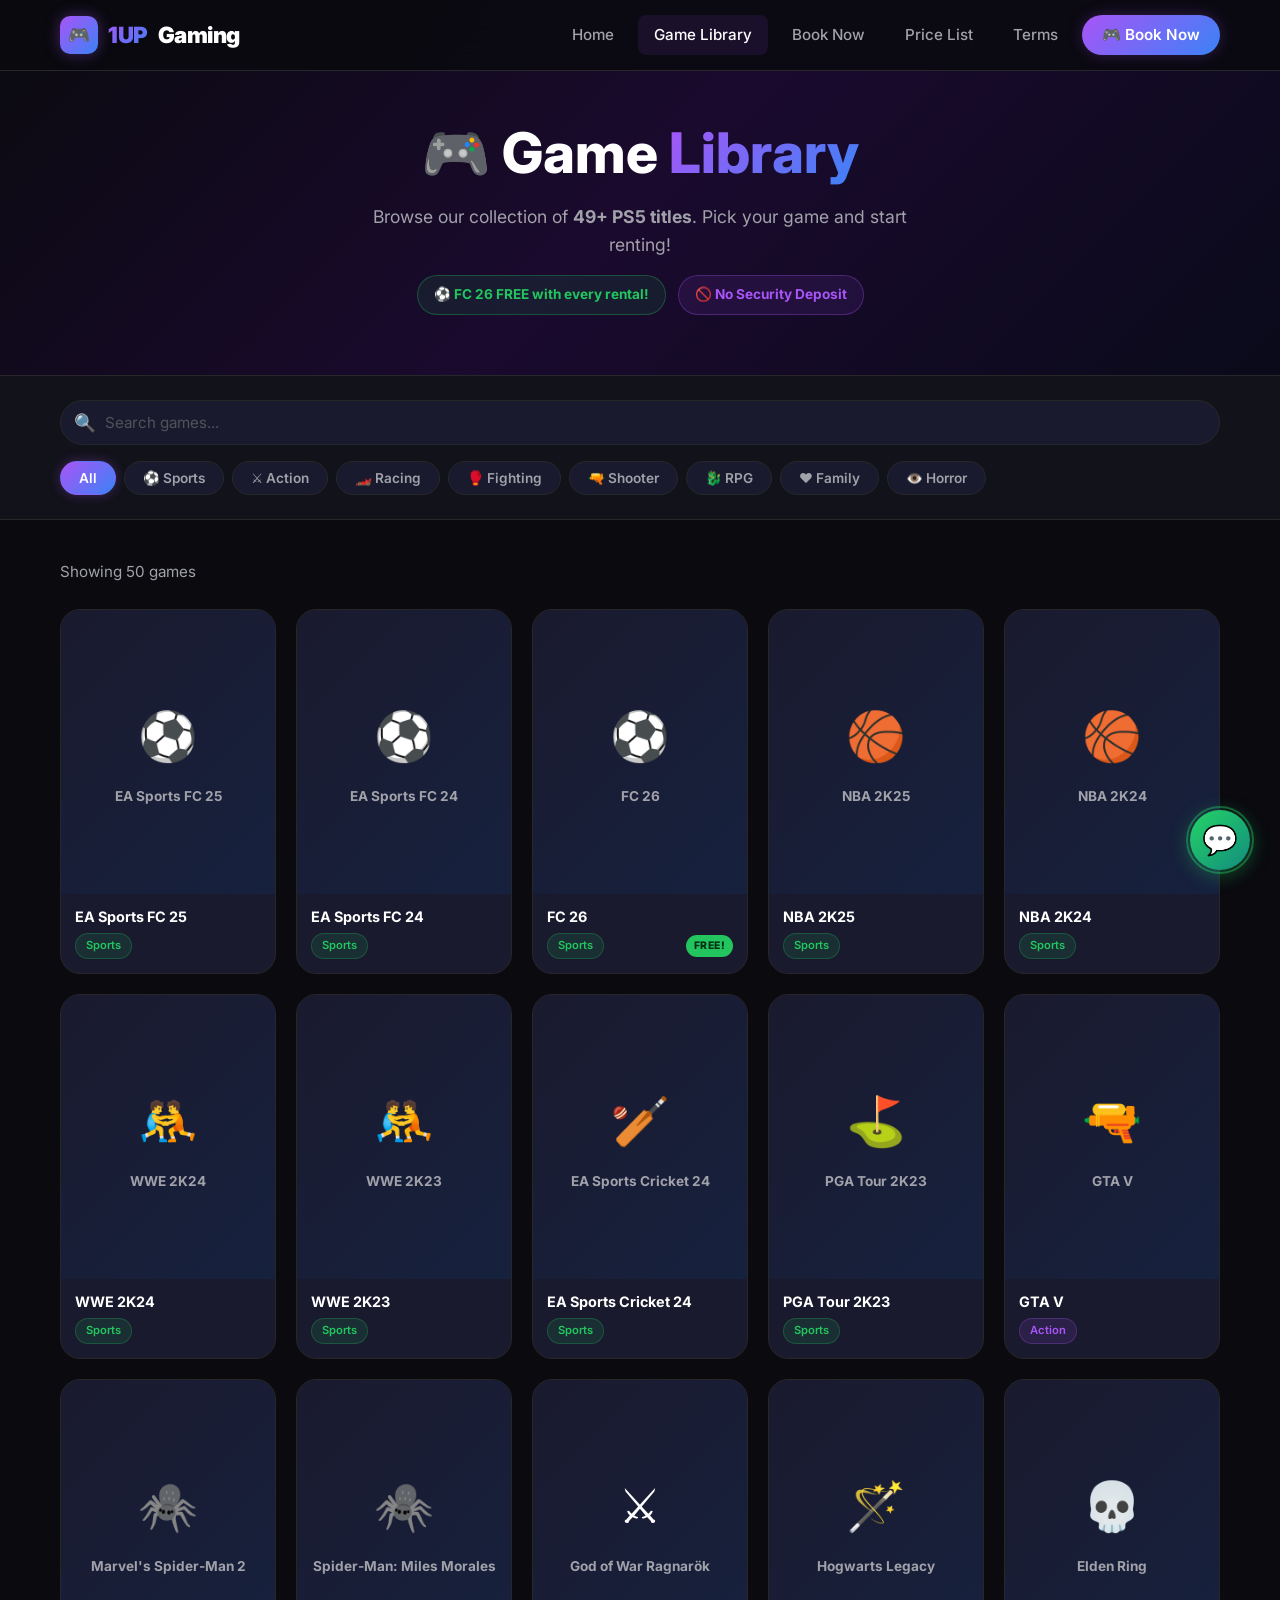
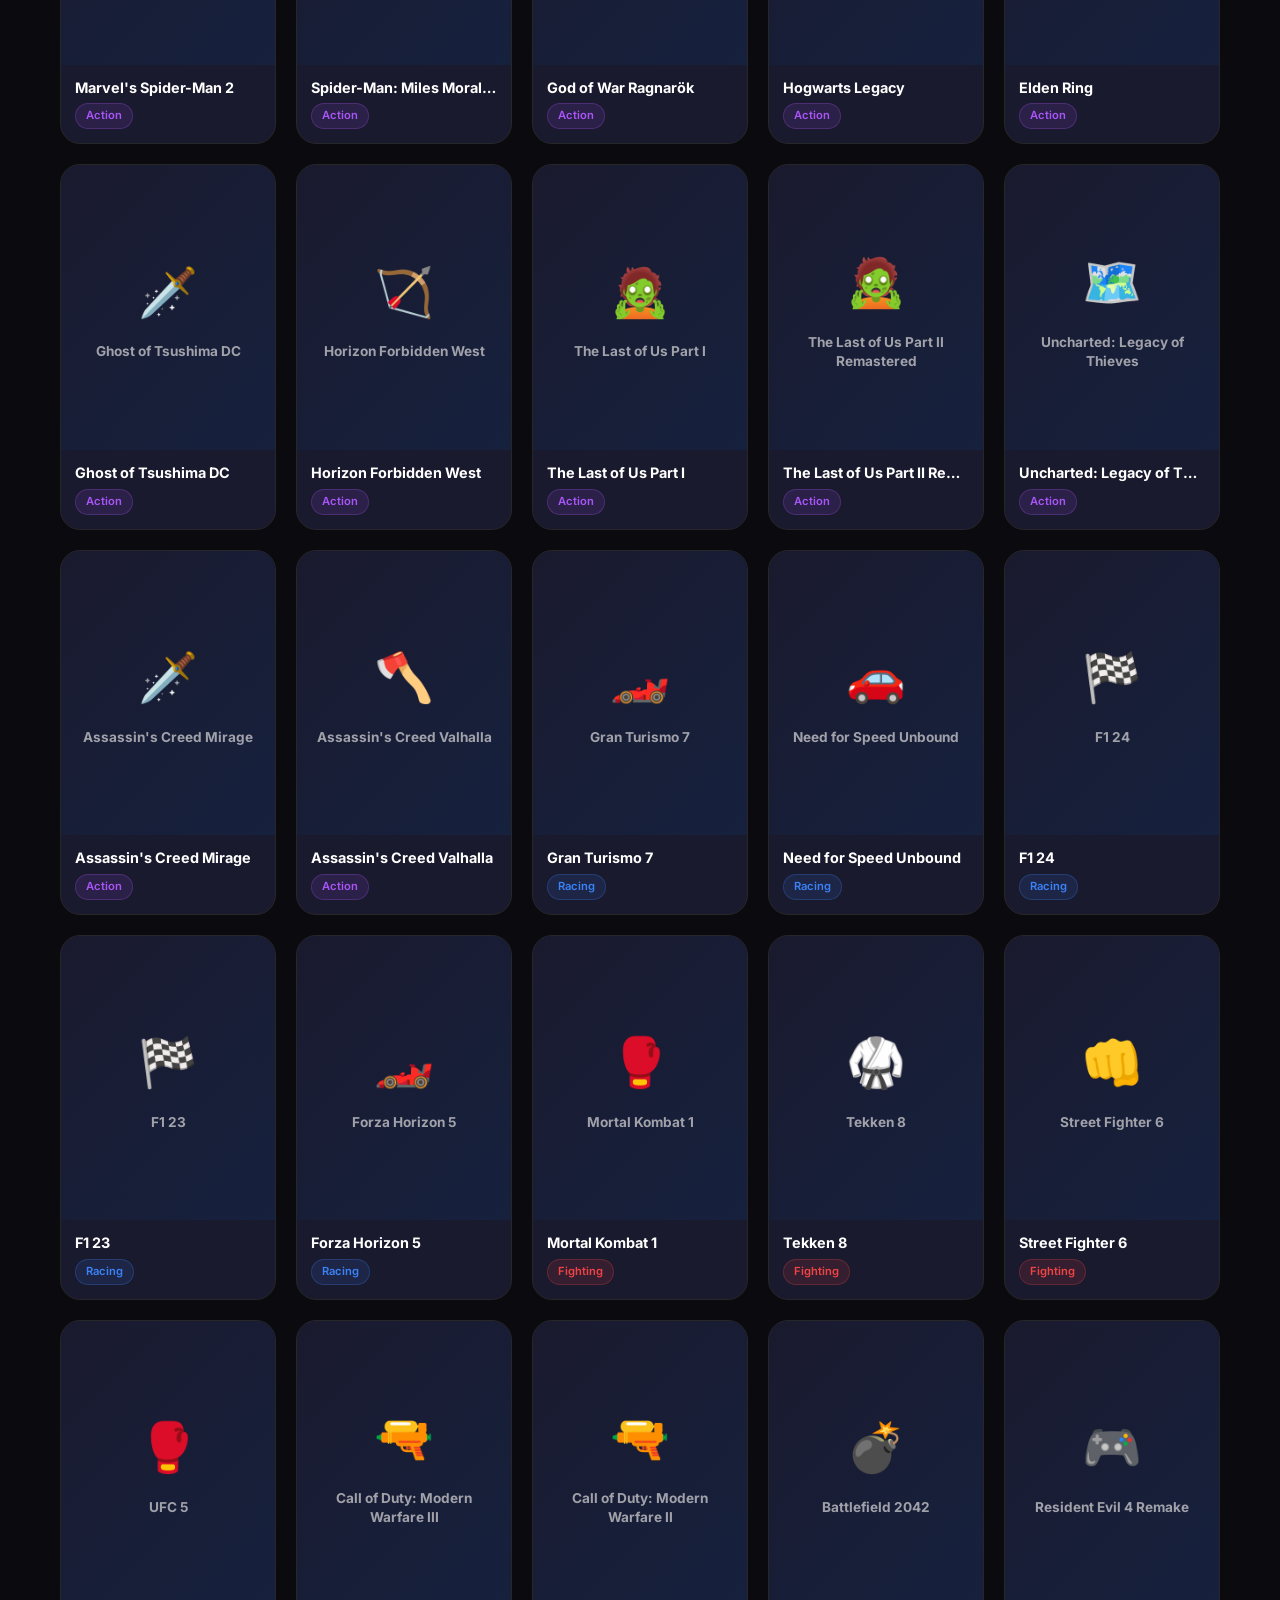
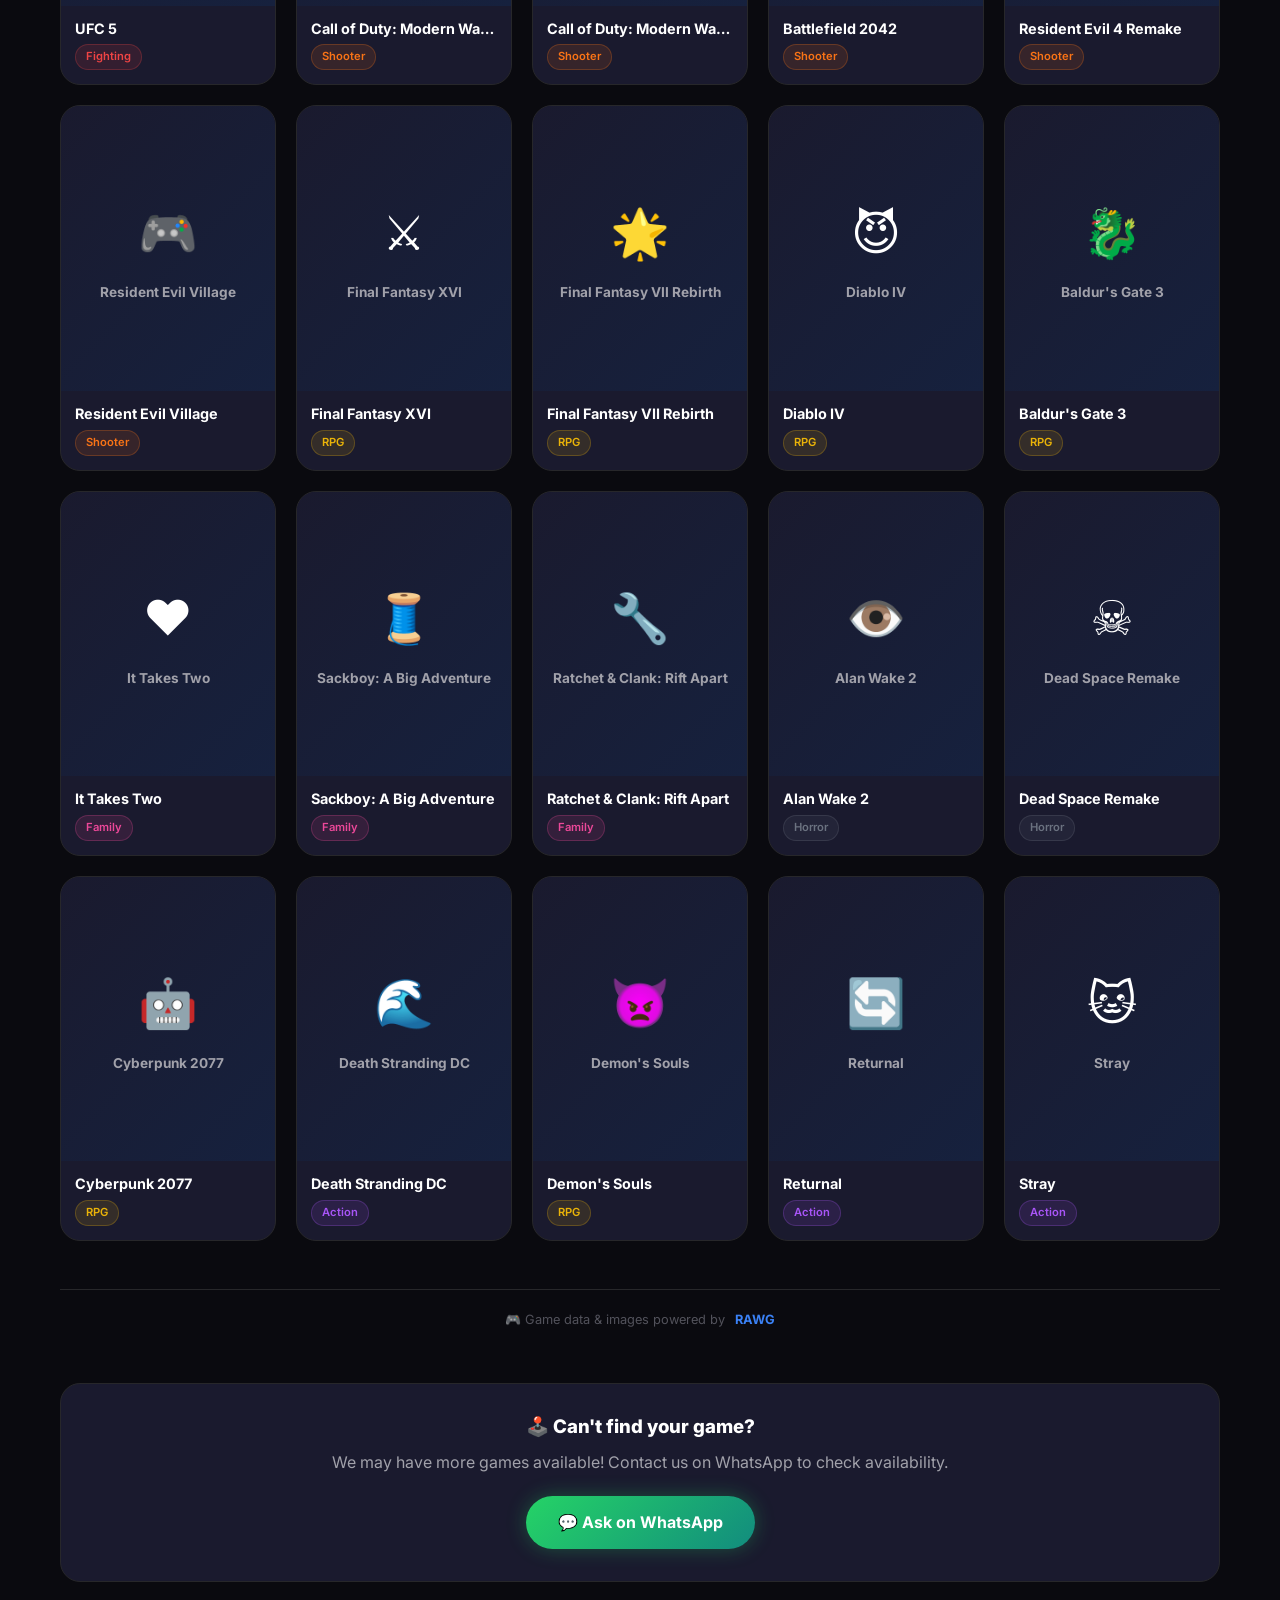
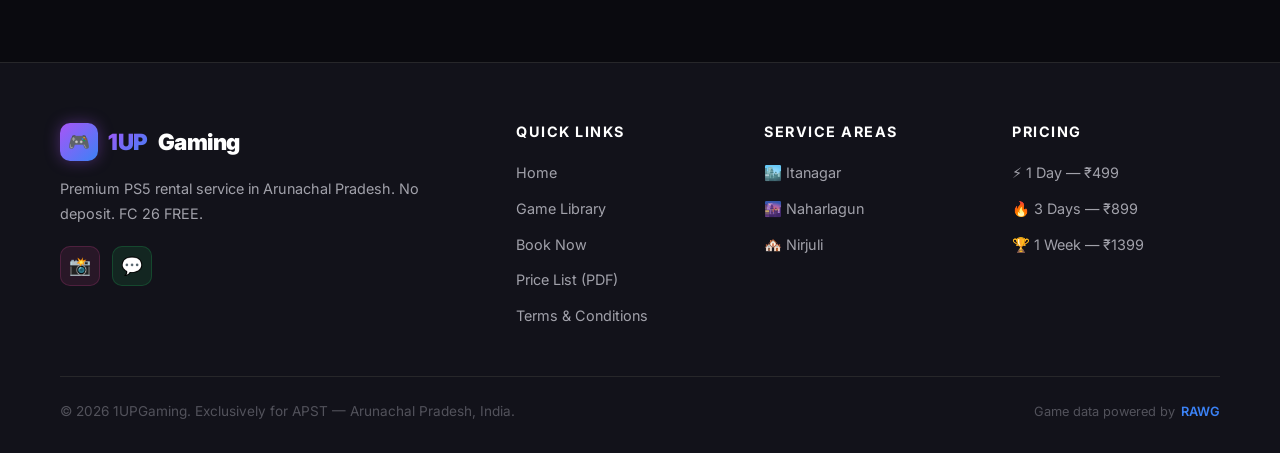
<file: games.html>
<!DOCTYPE html>
<html lang="en">
<head>
  <meta charset="UTF-8">
  <meta name="viewport" content="width=device-width, initial-scale=1.0">
  <meta name="description" content="1UPGaming Game Library — Browse 49+ PS5 games available for rent. Sports, Action, Racing, Fighting, RPG and more!">
  <title>Game Library — 1UPGaming PS5 Rental</title>
  <link rel="manifest" href="manifest.json">
  <meta name="theme-color" content="#a855f7">
  <link rel="preconnect" href="https://fonts.googleapis.com">
  <link href="https://fonts.googleapis.com/css2?family=Inter:wght@400;500;600;700;800;900&display=swap" rel="stylesheet">
  <link rel="stylesheet" href="css/style.css">
  <link rel="stylesheet" href="css/print.css" media="print">
</head>
<body>

<!-- NAVBAR -->
<nav class="navbar">
  <div class="nav-container">
    <a href="index.html" class="nav-logo">
      <div class="logo-icon">🎮</div>
      <span class="gradient-text">1UP</span><span>Gaming</span>
    </a>
    <div class="nav-links">
      <a href="index.html">Home</a>
      <a href="games.html" class="active">Game Library</a>
      <a href="booking.html">Book Now</a>
      <a href="pricelist.html">Price List</a>
      <a href="terms.html">Terms</a>
      <a href="booking.html" class="nav-cta">🎮 Book Now</a>
    </div>
    <button class="nav-toggle" aria-label="Toggle menu">
      <span></span><span></span><span></span>
    </button>
  </div>
</nav>

<!-- PAGE HERO -->
<div class="page-hero">
  <h1>🎮 Game <span class="gradient-text">Library</span></h1>
  <p>Browse our collection of <strong>49+ PS5 titles</strong>. Pick your game and start renting!</p>
  <div style="margin-top:16px;display:flex;justify-content:center;gap:12px;flex-wrap:wrap">
    <span class="highlight-chip green" style="display:inline-flex;align-items:center;gap:6px;padding:8px 16px;border-radius:25px;font-size:0.85rem;font-weight:700;background:rgba(34,197,94,0.1);border:1px solid rgba(34,197,94,0.3);color:#22c55e">
      ⚽ FC 26 FREE with every rental!
    </span>
    <span style="display:inline-flex;align-items:center;gap:6px;padding:8px 16px;border-radius:25px;font-size:0.85rem;font-weight:700;background:rgba(168,85,247,0.1);border:1px solid rgba(168,85,247,0.3);color:#a855f7">
      🚫 No Security Deposit
    </span>
  </div>
</div>

<!-- FILTER BAR -->
<div class="filter-bar">
  <div class="filter-container">
    <div class="search-box">
      <span class="search-icon">🔍</span>
      <input type="text" id="gameSearch" placeholder="Search games..." autocomplete="off">
    </div>
    <div class="filter-chips">
      <button class="filter-chip active" data-filter="All">All</button>
      <button class="filter-chip" data-filter="Sports">⚽ Sports</button>
      <button class="filter-chip" data-filter="Action">⚔️ Action</button>
      <button class="filter-chip" data-filter="Racing">🏎️ Racing</button>
      <button class="filter-chip" data-filter="Fighting">🥊 Fighting</button>
      <button class="filter-chip" data-filter="Shooter">🔫 Shooter</button>
      <button class="filter-chip" data-filter="RPG">🐉 RPG</button>
      <button class="filter-chip" data-filter="Family">❤️ Family</button>
      <button class="filter-chip" data-filter="Horror">👁️ Horror</button>
    </div>
  </div>
</div>

<!-- MAIN CONTENT -->
<main class="section" style="padding-top:40px">
  <div class="container">

    <!-- Count -->
    <p class="games-count" id="gamesCount">Loading games...</p>

    <!-- Loading -->
    <div class="games-loading" id="gamesLoading">
      <div class="loading-spinner"></div>
      <p>Loading game library...</p>
    </div>

    <!-- Games Grid -->
    <div class="games-grid" id="gamesGrid"></div>

    <!-- No Results -->
    <div class="no-results hidden" id="noResults">
      <div class="no-results-icon">🎮</div>
      <h3>No games found</h3>
      <p>Try a different search term or category filter.</p>
    </div>

    <!-- RAWG Attribution -->
    <div style="text-align:center;margin-top:48px;padding:20px;border-top:1px solid var(--border-color)">
      <p class="rawg-attribution" style="justify-content:center">
        <span>🎮 Game data & images powered by</span>
        <a href="https://rawg.io" target="_blank" rel="noopener" style="color:var(--neon-blue);font-weight:700;margin-left:4px">RAWG</a>
      </p>
    </div>

    <!-- Can't find game? -->
    <div style="text-align:center;margin-top:32px;padding:32px;background:var(--bg-card);border:1px solid var(--border-color);border-radius:20px">
      <h3 style="margin-bottom:12px">🕹️ Can't find your game?</h3>
      <p style="color:var(--text-secondary);margin-bottom:20px">
        We may have more games available! Contact us on WhatsApp to check availability.
      </p>
      <a href="https://wa.me/918974740608?text=Hi%201UPGaming!%20I%27m%20looking%20for%20a%20specific%20PS5%20game.%20Do%20you%20have%20it%3F" 
         class="btn btn-whatsapp" target="_blank" rel="noopener" style="display:inline-flex">
        💬 Ask on WhatsApp
      </a>
    </div>

  </div>
</main>

<!-- FOOTER -->
<footer class="footer">
  <div class="container">
    <div class="footer-grid">
      <div class="footer-brand">
        <div class="nav-logo" style="margin-bottom:16px">
          <div class="logo-icon">🎮</div>
          <span class="gradient-text">1UP</span><span>Gaming</span>
        </div>
        <p>Premium PS5 rental service in Arunachal Pradesh. No deposit. FC 26 FREE.</p>
        <div class="footer-socials">
          <a href="https://instagram.com/1up_gaming31" class="social-btn instagram" target="_blank" rel="noopener" aria-label="Instagram">📸</a>
          <a href="https://wa.me/918974740608" class="social-btn whatsapp" target="_blank" rel="noopener" aria-label="WhatsApp">💬</a>
        </div>
      </div>
      <div class="footer-col">
        <h4>Quick Links</h4>
        <ul>
          <li><a href="index.html">Home</a></li>
          <li><a href="games.html">Game Library</a></li>
          <li><a href="booking.html">Book Now</a></li>
          <li><a href="pricelist.html">Price List (PDF)</a></li>
          <li><a href="terms.html">Terms &amp; Conditions</a></li>
        </ul>
      </div>
      <div class="footer-col">
        <h4>Service Areas</h4>
        <ul>
          <li><a href="#">🏙️ Itanagar</a></li>
          <li><a href="#">🌆 Naharlagun</a></li>
          <li><a href="#">🏘️ Nirjuli</a></li>
        </ul>
      </div>
      <div class="footer-col">
        <h4>Pricing</h4>
        <ul>
          <li><a href="booking.html">⚡ 1 Day — ₹499</a></li>
          <li><a href="booking.html">🔥 3 Days — ₹899</a></li>
          <li><a href="booking.html">🏆 1 Week — ₹1399</a></li>
        </ul>
      </div>
    </div>
    <div class="footer-bottom">
      <p>© 2026 1UPGaming. Exclusively for APST — Arunachal Pradesh, India.</p>
      <div class="rawg-attribution">
        <span>Game data powered by</span>
        <a href="https://rawg.io" target="_blank" rel="noopener">RAWG</a>
      </div>
    </div>
  </div>
</footer>

<!-- FLOATING WHATSAPP -->
<div class="floating-whatsapp">
  <span class="whatsapp-tooltip">💬 Ask about a game</span>
  <a href="https://wa.me/918974740608?text=Hi%201UPGaming!%20I%20have%20a%20query%20about%20a%20game." 
     class="whatsapp-fab" target="_blank" rel="noopener" aria-label="WhatsApp chat">
    💬
  </a>
</div>

<script src="js/main.js"></script>
</body>
</html>
</file>
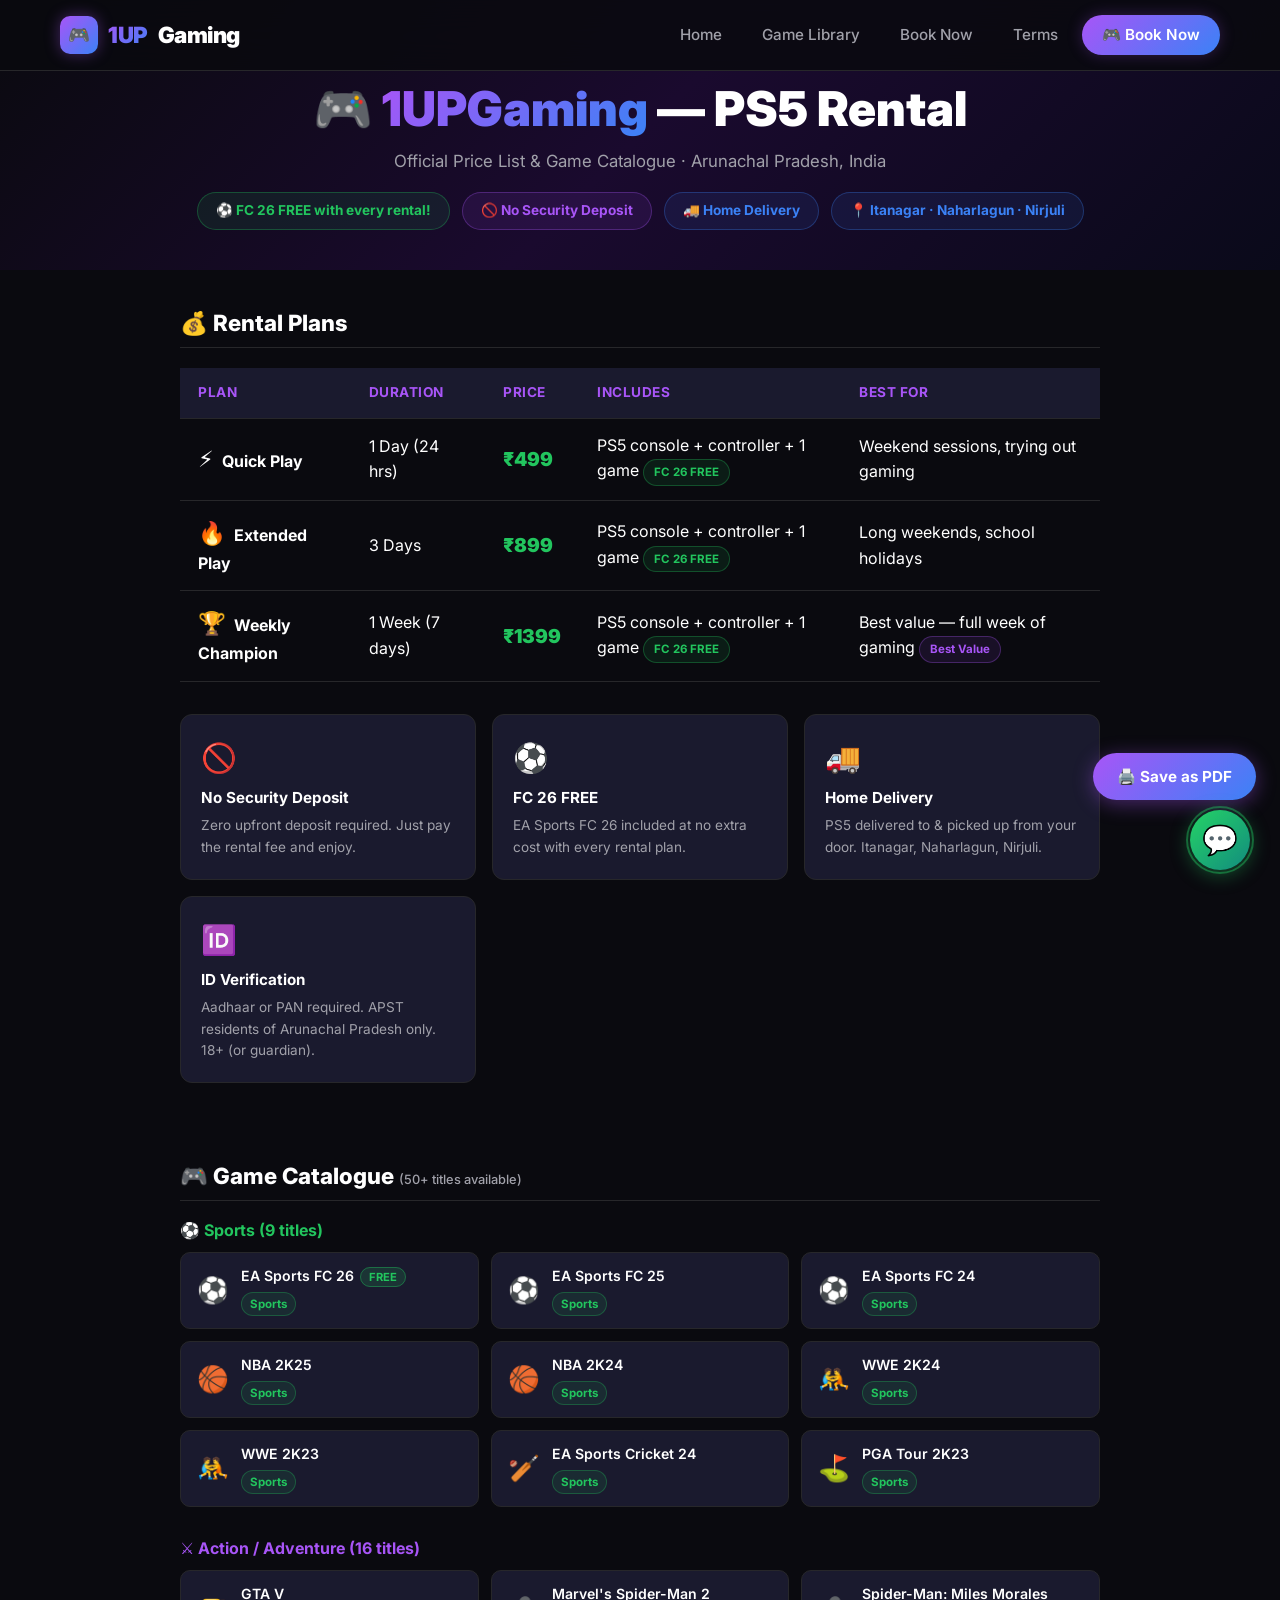
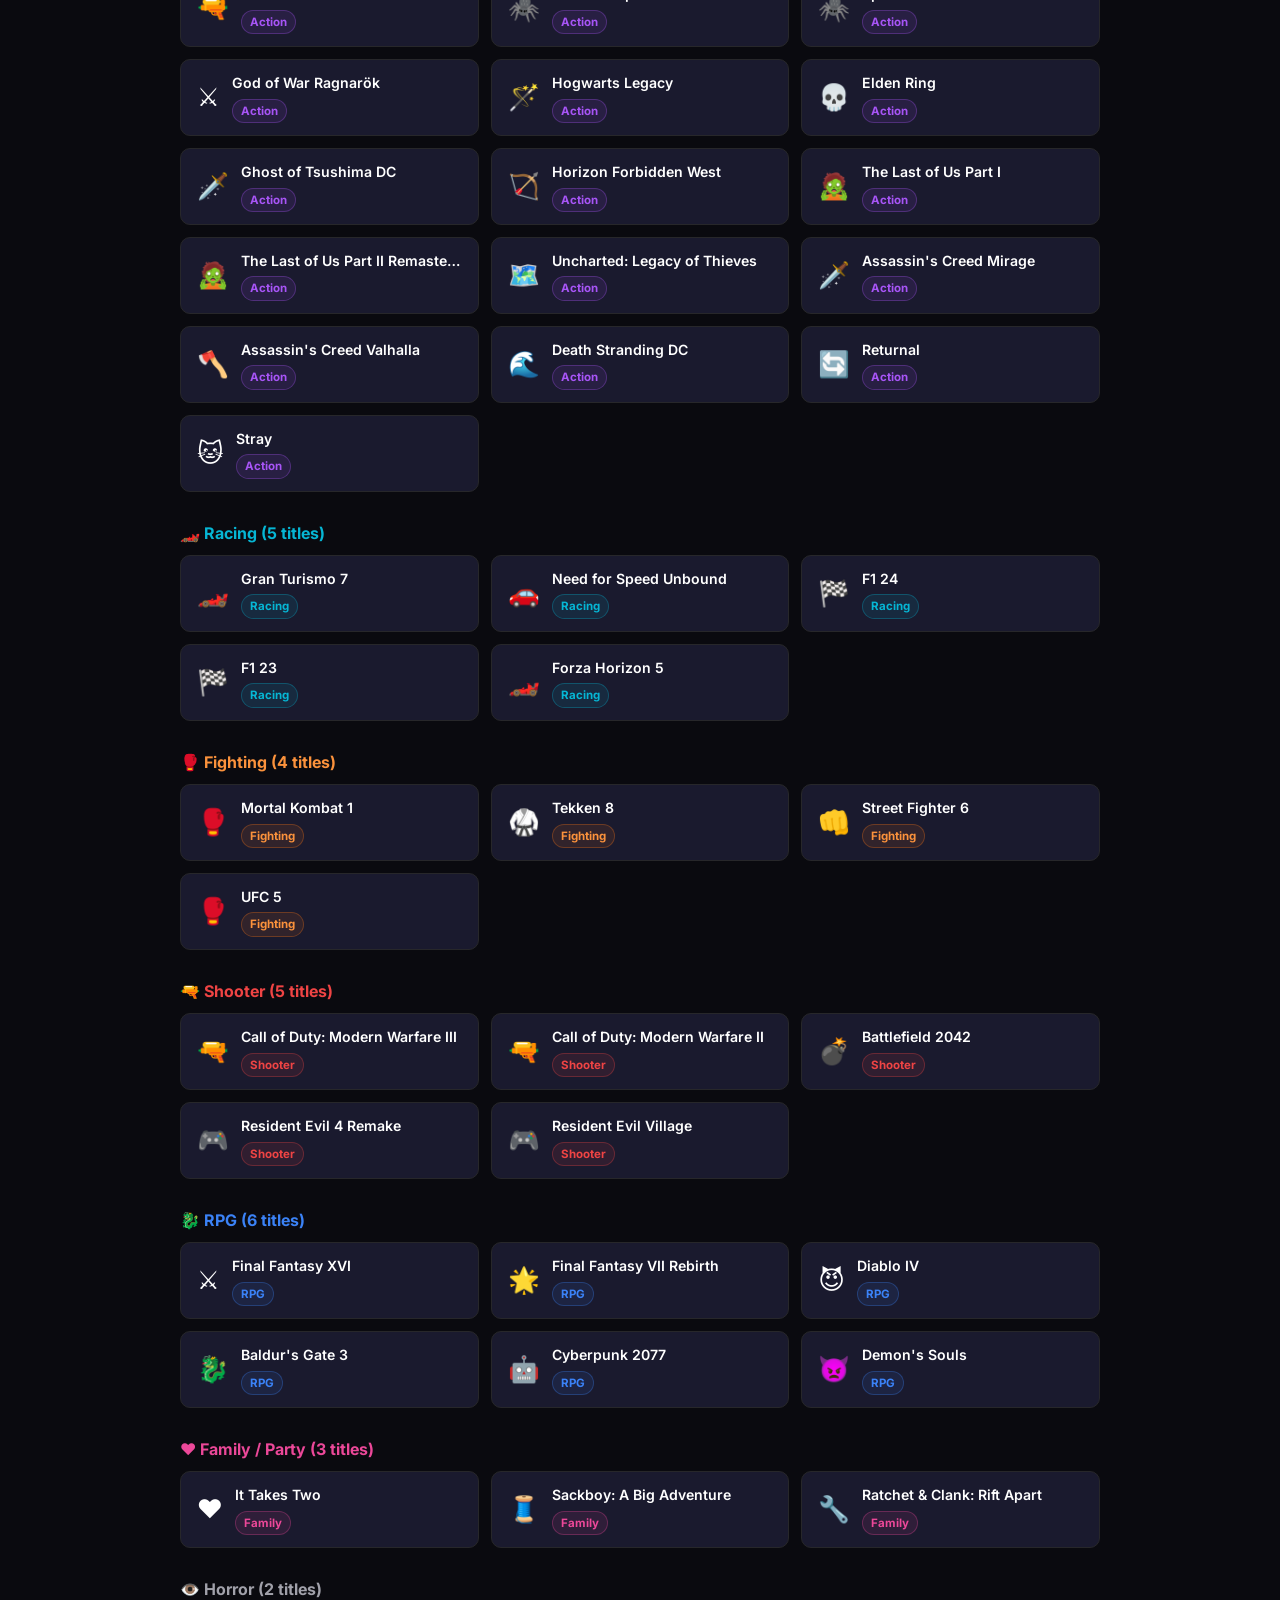
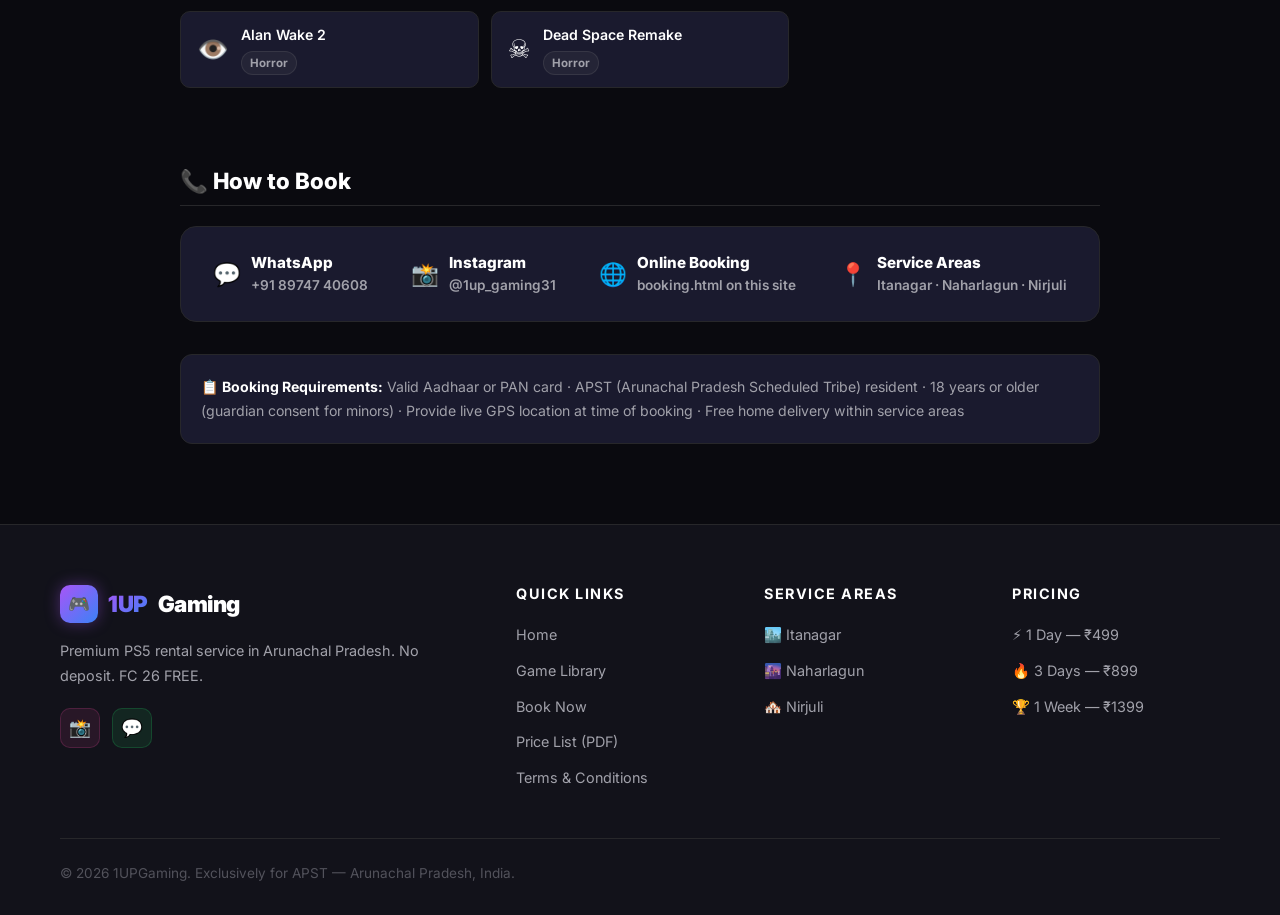
<file: pricelist.html>
<!DOCTYPE html>
<html lang="en">
<head>
  <meta charset="UTF-8">
  <meta name="viewport" content="width=device-width, initial-scale=1.0">
  <meta name="description" content="1UPGaming — PS5 Rental Price List & Game Catalogue. Rental plans from ₹499/day. FC 26 FREE. No security deposit. Serving Itanagar, Naharlagun & Nirjuli.">
  <title>Price List & Game Catalogue — 1UPGaming PS5 Rental</title>
  <link rel="manifest" href="manifest.json">
  <meta name="theme-color" content="#a855f7">
  <link rel="preconnect" href="https://fonts.googleapis.com">
  <link href="https://fonts.googleapis.com/css2?family=Inter:wght@400;500;600;700;800;900&display=swap" rel="stylesheet">
  <link rel="stylesheet" href="css/style.css">
  <link rel="stylesheet" href="css/print.css" media="print">
  <style>
    /* ---- Print-specific overrides for pricelist page ---- */
    .print-btn {
      position: fixed;
      bottom: 100px;
      right: 24px;
      background: linear-gradient(135deg, #a855f7, #3b82f6);
      color: #fff;
      border: none;
      padding: 14px 24px;
      border-radius: 50px;
      font-size: 0.95rem;
      font-weight: 700;
      cursor: pointer;
      display: flex;
      align-items: center;
      gap: 8px;
      box-shadow: 0 4px 20px rgba(168,85,247,0.4);
      transition: all 0.3s ease;
      z-index: 100;
    }
    .print-btn:hover { transform: translateY(-2px); box-shadow: 0 8px 28px rgba(168,85,247,0.5); }
    @media print { .print-btn { display: none !important; } }

    /* ---- Screen styles for pricelist ---- */
    .pl-hero {
      text-align: center;
      padding: 80px 20px 40px;
      background: var(--gradient-hero);
    }
    .pl-hero h1 { font-size: clamp(2rem, 5vw, 3rem); font-weight: 900; margin-bottom: 10px; }
    .pl-hero p  { color: var(--text-secondary); font-size: 1.05rem; }
    .pl-chips {
      display: flex; justify-content: center; gap: 12px; flex-wrap: wrap; margin-top: 18px;
    }
    .pl-chip {
      padding: 7px 18px; border-radius: 25px; font-size: 0.85rem; font-weight: 700;
    }
    .pl-chip.green  { background: rgba(34,197,94,0.1);  border: 1px solid rgba(34,197,94,0.3);  color: #22c55e; }
    .pl-chip.purple { background: rgba(168,85,247,0.1); border: 1px solid rgba(168,85,247,0.3); color: #a855f7; }
    .pl-chip.blue   { background: rgba(59,130,246,0.1); border: 1px solid rgba(59,130,246,0.3); color: #3b82f6; }

    /* ---- Pricing table ---- */
    .pl-section { max-width: 960px; margin: 0 auto; padding: 0 20px 48px; }
    .pl-section h2 {
      font-size: 1.4rem; font-weight: 800; margin-bottom: 20px;
      padding-bottom: 10px; border-bottom: 1px solid var(--border-color);
    }
    .pricing-table {
      width: 100%; border-collapse: collapse; margin-bottom: 32px;
    }
    .pricing-table th, .pricing-table td {
      padding: 14px 18px; text-align: left;
      border-bottom: 1px solid var(--border-color);
    }
    .pricing-table thead th {
      background: var(--bg-card);
      color: var(--neon-purple);
      font-weight: 700;
      font-size: 0.85rem;
      text-transform: uppercase;
      letter-spacing: 0.5px;
    }
    .pricing-table tbody tr:hover { background: var(--bg-card); }
    .pricing-table .plan-icon { font-size: 1.4rem; margin-right: 8px; }
    .pricing-table .plan-price {
      font-size: 1.2rem; font-weight: 900; color: var(--neon-green);
    }
    .pricing-table .plan-badge {
      display: inline-block; padding: 3px 10px; border-radius: 25px;
      font-size: 0.72rem; font-weight: 700;
      background: rgba(34,197,94,0.1); border: 1px solid rgba(34,197,94,0.3); color: #22c55e;
    }
    .pricing-table .plan-best {
      background: rgba(168,85,247,0.1); border-color: rgba(168,85,247,0.3); color: #a855f7;
    }

    /* ---- Game catalogue ---- */
    .catalogue-grid {
      display: grid;
      grid-template-columns: repeat(auto-fill, minmax(280px, 1fr));
      gap: 12px;
      margin-bottom: 32px;
    }
    .cat-card {
      display: flex; align-items: center; gap: 12px;
      background: var(--bg-card); border: 1px solid var(--border-color);
      border-radius: 10px; padding: 12px 16px;
    }
    .cat-emoji { font-size: 1.6rem; flex-shrink: 0; }
    .cat-info { flex: 1; min-width: 0; }
    .cat-title { font-size: 0.88rem; font-weight: 600; white-space: nowrap; overflow: hidden; text-overflow: ellipsis; }
    .cat-genre {
      display: inline-block; margin-top: 4px;
      padding: 2px 8px; border-radius: 25px;
      font-size: 0.72rem; font-weight: 700;
      background: rgba(168,85,247,0.1); border: 1px solid rgba(168,85,247,0.2); color: #a855f7;
    }
    .cat-genre.sports   { background: rgba(34,197,94,0.1);  border-color: rgba(34,197,94,0.3);  color: #22c55e; }
    .cat-genre.action   { background: rgba(168,85,247,0.1); border-color: rgba(168,85,247,0.3); color: #a855f7; }
    .cat-genre.racing   { background: rgba(6,182,212,0.1);  border-color: rgba(6,182,212,0.3);  color: #06b6d4; }
    .cat-genre.fighting { background: rgba(249,115,22,0.1); border-color: rgba(249,115,22,0.3); color: #fb923c; }
    .cat-genre.shooter  { background: rgba(239,68,68,0.1);  border-color: rgba(239,68,68,0.3);  color: #ef4444; }
    .cat-genre.rpg      { background: rgba(59,130,246,0.1); border-color: rgba(59,130,246,0.3); color: #3b82f6; }
    .cat-genre.family   { background: rgba(236,72,153,0.1); border-color: rgba(236,72,153,0.3); color: #ec4899; }
    .cat-genre.horror   { background: rgba(82,82,91,0.2);   border-color: rgba(82,82,91,0.4);   color: #a1a1aa; }
    .cat-free {
      font-size: 0.7rem; font-weight: 700;
      padding: 2px 8px; border-radius: 25px;
      background: rgba(34,197,94,0.15); border: 1px solid rgba(34,197,94,0.4); color: #22c55e;
      margin-left: 6px;
    }

    /* ---- Info boxes ---- */
    .info-grid {
      display: grid;
      grid-template-columns: repeat(auto-fit, minmax(220px, 1fr));
      gap: 16px;
      margin-bottom: 32px;
    }
    .info-box {
      background: var(--bg-card); border: 1px solid var(--border-color);
      border-radius: 12px; padding: 20px;
      display: flex; flex-direction: column; gap: 8px;
    }
    .info-box .info-icon { font-size: 1.8rem; }
    .info-box h4 { font-size: 0.95rem; font-weight: 700; }
    .info-box p  { font-size: 0.85rem; color: var(--text-secondary); }

    /* ---- Contact bar ---- */
    .contact-bar {
      background: var(--bg-card); border: 1px solid var(--border-color);
      border-radius: 16px; padding: 24px 32px;
      display: flex; flex-wrap: wrap; gap: 20px; align-items: center;
      justify-content: space-between; margin-bottom: 32px;
    }
    .contact-bar .contact-item {
      display: flex; align-items: center; gap: 10px;
      font-size: 0.95rem; font-weight: 600;
    }
    .contact-bar .contact-icon { font-size: 1.4rem; }

    /* ---- Print header (only shows when printing) ---- */
    .print-header {
      display: none;
      text-align: center;
      margin-bottom: 20pt;
      border-bottom: 2pt solid #7c3aed;
      padding-bottom: 12pt;
    }
    @media print {
      .print-header { display: block !important; }
      .pl-hero { padding: 0 0 16pt !important; }
      .pl-hero h1 { font-size: 22pt !important; }
      .pl-chips .pl-chip { border: 1pt solid #7c3aed !important; color: #7c3aed !important; background: #faf5ff !important; font-size: 9pt !important; padding: 3pt 8pt !important; }
      .pl-section { max-width: 100% !important; padding: 0 0 24pt !important; }
      .pl-section h2 { font-size: 13pt !important; margin-bottom: 8pt !important; padding-bottom: 6pt !important; }
      .catalogue-grid { grid-template-columns: repeat(3, 1fr) !important; gap: 6pt !important; }
      .cat-card { padding: 6pt 8pt !important; gap: 6pt !important; }
      .cat-emoji { font-size: 14pt !important; }
      .cat-title { font-size: 8pt !important; }
      .cat-genre { font-size: 7pt !important; padding: 1pt 5pt !important; }
      .pricing-table th, .pricing-table td { padding: 7pt 10pt !important; font-size: 9pt !important; }
      .pricing-table .plan-price { font-size: 11pt !important; }
      .info-grid { grid-template-columns: repeat(4, 1fr) !important; gap: 8pt !important; }
      .info-box { padding: 10pt !important; }
      .info-box .info-icon { font-size: 14pt !important; }
      .info-box h4 { font-size: 9pt !important; }
      .info-box p  { font-size: 8pt !important; }
      .contact-bar { padding: 12pt 16pt !important; gap: 10pt !important; flex-direction: row !important; }
      .contact-bar .contact-item { font-size: 9pt !important; }
    }
  </style>
</head>
<body>

<!-- NAVBAR (hidden on print) -->
<nav class="navbar">
  <div class="nav-container">
    <a href="index.html" class="nav-logo">
      <div class="logo-icon">🎮</div>
      <span class="gradient-text">1UP</span><span>Gaming</span>
    </a>
    <div class="nav-links">
      <a href="index.html">Home</a>
      <a href="games.html">Game Library</a>
      <a href="booking.html">Book Now</a>
      <a href="terms.html">Terms</a>
      <a href="booking.html" class="nav-cta">🎮 Book Now</a>
    </div>
    <button class="nav-toggle" aria-label="Toggle menu">
      <span></span><span></span><span></span>
    </button>
  </div>
</nav>

<!-- HERO -->
<div class="pl-hero">
  <div class="print-header">
    <p style="font-size:10pt;color:#555;margin-bottom:4pt">Printed from 1UPGaming.com</p>
  </div>
  <h1>🎮 <span class="gradient-text">1UPGaming</span> — PS5 Rental</h1>
  <p>Official Price List &amp; Game Catalogue · Arunachal Pradesh, India</p>
  <div class="pl-chips">
    <span class="pl-chip green">⚽ FC 26 FREE with every rental!</span>
    <span class="pl-chip purple">🚫 No Security Deposit</span>
    <span class="pl-chip blue">🚚 Home Delivery</span>
    <span class="pl-chip blue">📍 Itanagar · Naharlagun · Nirjuli</span>
  </div>
</div>

<!-- RENTAL PLANS -->
<section class="pl-section" style="padding-top:40px">
  <h2>💰 Rental Plans</h2>
  <table class="pricing-table">
    <thead>
      <tr>
        <th>Plan</th>
        <th>Duration</th>
        <th>Price</th>
        <th>Includes</th>
        <th>Best For</th>
      </tr>
    </thead>
    <tbody>
      <tr>
        <td><span class="plan-icon">⚡</span><strong>Quick Play</strong></td>
        <td>1 Day (24 hrs)</td>
        <td><span class="plan-price">₹499</span></td>
        <td>PS5 console + controller + 1 game <span class="plan-badge">FC 26 FREE</span></td>
        <td>Weekend sessions, trying out gaming</td>
      </tr>
      <tr>
        <td><span class="plan-icon">🔥</span><strong>Extended Play</strong></td>
        <td>3 Days</td>
        <td><span class="plan-price">₹899</span></td>
        <td>PS5 console + controller + 1 game <span class="plan-badge">FC 26 FREE</span></td>
        <td>Long weekends, school holidays</td>
      </tr>
      <tr>
        <td><span class="plan-icon">🏆</span><strong>Weekly Champion</strong></td>
        <td>1 Week (7 days)</td>
        <td><span class="plan-price">₹1399</span></td>
        <td>PS5 console + controller + 1 game <span class="plan-badge">FC 26 FREE</span></td>
        <td>Best value — full week of gaming <span class="plan-badge plan-best">Best Value</span></td>
      </tr>
    </tbody>
  </table>

  <!-- Key info -->
  <div class="info-grid">
    <div class="info-box">
      <div class="info-icon">🚫</div>
      <h4>No Security Deposit</h4>
      <p>Zero upfront deposit required. Just pay the rental fee and enjoy.</p>
    </div>
    <div class="info-box">
      <div class="info-icon">⚽</div>
      <h4>FC 26 FREE</h4>
      <p>EA Sports FC 26 included at no extra cost with every rental plan.</p>
    </div>
    <div class="info-box">
      <div class="info-icon">🚚</div>
      <h4>Home Delivery</h4>
      <p>PS5 delivered to &amp; picked up from your door. Itanagar, Naharlagun, Nirjuli.</p>
    </div>
    <div class="info-box">
      <div class="info-icon">🆔</div>
      <h4>ID Verification</h4>
      <p>Aadhaar or PAN required. APST residents of Arunachal Pradesh only. 18+ (or guardian).</p>
    </div>
  </div>
</section>

<!-- GAME CATALOGUE -->
<section class="pl-section">
  <h2>🎮 Game Catalogue <span style="font-size:0.8rem;font-weight:500;color:var(--text-secondary)">(50+ titles available)</span></h2>

  <!-- Sports -->
  <h3 style="font-size:1rem;font-weight:700;margin:20px 0 12px;color:var(--neon-green)">⚽ Sports (9 titles)</h3>
  <div class="catalogue-grid">
    <div class="cat-card">
      <span class="cat-emoji">⚽</span>
      <div class="cat-info"><div class="cat-title">EA Sports FC 26<span class="cat-free">FREE</span></div><span class="cat-genre sports">Sports</span></div>
    </div>
    <div class="cat-card">
      <span class="cat-emoji">⚽</span>
      <div class="cat-info"><div class="cat-title">EA Sports FC 25</div><span class="cat-genre sports">Sports</span></div>
    </div>
    <div class="cat-card">
      <span class="cat-emoji">⚽</span>
      <div class="cat-info"><div class="cat-title">EA Sports FC 24</div><span class="cat-genre sports">Sports</span></div>
    </div>
    <div class="cat-card">
      <span class="cat-emoji">🏀</span>
      <div class="cat-info"><div class="cat-title">NBA 2K25</div><span class="cat-genre sports">Sports</span></div>
    </div>
    <div class="cat-card">
      <span class="cat-emoji">🏀</span>
      <div class="cat-info"><div class="cat-title">NBA 2K24</div><span class="cat-genre sports">Sports</span></div>
    </div>
    <div class="cat-card">
      <span class="cat-emoji">🤼</span>
      <div class="cat-info"><div class="cat-title">WWE 2K24</div><span class="cat-genre sports">Sports</span></div>
    </div>
    <div class="cat-card">
      <span class="cat-emoji">🤼</span>
      <div class="cat-info"><div class="cat-title">WWE 2K23</div><span class="cat-genre sports">Sports</span></div>
    </div>
    <div class="cat-card">
      <span class="cat-emoji">🏏</span>
      <div class="cat-info"><div class="cat-title">EA Sports Cricket 24</div><span class="cat-genre sports">Sports</span></div>
    </div>
    <div class="cat-card">
      <span class="cat-emoji">⛳</span>
      <div class="cat-info"><div class="cat-title">PGA Tour 2K23</div><span class="cat-genre sports">Sports</span></div>
    </div>
  </div>

  <!-- Action -->
  <h3 style="font-size:1rem;font-weight:700;margin:20px 0 12px;color:var(--neon-purple)">⚔️ Action / Adventure (16 titles)</h3>
  <div class="catalogue-grid">
    <div class="cat-card"><span class="cat-emoji">🔫</span><div class="cat-info"><div class="cat-title">GTA V</div><span class="cat-genre action">Action</span></div></div>
    <div class="cat-card"><span class="cat-emoji">🕷️</span><div class="cat-info"><div class="cat-title">Marvel's Spider-Man 2</div><span class="cat-genre action">Action</span></div></div>
    <div class="cat-card"><span class="cat-emoji">🕷️</span><div class="cat-info"><div class="cat-title">Spider-Man: Miles Morales</div><span class="cat-genre action">Action</span></div></div>
    <div class="cat-card"><span class="cat-emoji">⚔️</span><div class="cat-info"><div class="cat-title">God of War Ragnarök</div><span class="cat-genre action">Action</span></div></div>
    <div class="cat-card"><span class="cat-emoji">🪄</span><div class="cat-info"><div class="cat-title">Hogwarts Legacy</div><span class="cat-genre action">Action</span></div></div>
    <div class="cat-card"><span class="cat-emoji">💀</span><div class="cat-info"><div class="cat-title">Elden Ring</div><span class="cat-genre action">Action</span></div></div>
    <div class="cat-card"><span class="cat-emoji">🗡️</span><div class="cat-info"><div class="cat-title">Ghost of Tsushima DC</div><span class="cat-genre action">Action</span></div></div>
    <div class="cat-card"><span class="cat-emoji">🏹</span><div class="cat-info"><div class="cat-title">Horizon Forbidden West</div><span class="cat-genre action">Action</span></div></div>
    <div class="cat-card"><span class="cat-emoji">🧟</span><div class="cat-info"><div class="cat-title">The Last of Us Part I</div><span class="cat-genre action">Action</span></div></div>
    <div class="cat-card"><span class="cat-emoji">🧟</span><div class="cat-info"><div class="cat-title">The Last of Us Part II Remastered</div><span class="cat-genre action">Action</span></div></div>
    <div class="cat-card"><span class="cat-emoji">🗺️</span><div class="cat-info"><div class="cat-title">Uncharted: Legacy of Thieves</div><span class="cat-genre action">Action</span></div></div>
    <div class="cat-card"><span class="cat-emoji">🗡️</span><div class="cat-info"><div class="cat-title">Assassin's Creed Mirage</div><span class="cat-genre action">Action</span></div></div>
    <div class="cat-card"><span class="cat-emoji">🪓</span><div class="cat-info"><div class="cat-title">Assassin's Creed Valhalla</div><span class="cat-genre action">Action</span></div></div>
    <div class="cat-card"><span class="cat-emoji">🌊</span><div class="cat-info"><div class="cat-title">Death Stranding DC</div><span class="cat-genre action">Action</span></div></div>
    <div class="cat-card"><span class="cat-emoji">🔄</span><div class="cat-info"><div class="cat-title">Returnal</div><span class="cat-genre action">Action</span></div></div>
    <div class="cat-card"><span class="cat-emoji">🐱</span><div class="cat-info"><div class="cat-title">Stray</div><span class="cat-genre action">Action</span></div></div>
  </div>

  <!-- Racing -->
  <h3 style="font-size:1rem;font-weight:700;margin:20px 0 12px;color:var(--neon-cyan)">🏎️ Racing (5 titles)</h3>
  <div class="catalogue-grid">
    <div class="cat-card"><span class="cat-emoji">🏎️</span><div class="cat-info"><div class="cat-title">Gran Turismo 7</div><span class="cat-genre racing">Racing</span></div></div>
    <div class="cat-card"><span class="cat-emoji">🚗</span><div class="cat-info"><div class="cat-title">Need for Speed Unbound</div><span class="cat-genre racing">Racing</span></div></div>
    <div class="cat-card"><span class="cat-emoji">🏁</span><div class="cat-info"><div class="cat-title">F1 24</div><span class="cat-genre racing">Racing</span></div></div>
    <div class="cat-card"><span class="cat-emoji">🏁</span><div class="cat-info"><div class="cat-title">F1 23</div><span class="cat-genre racing">Racing</span></div></div>
    <div class="cat-card"><span class="cat-emoji">🏎️</span><div class="cat-info"><div class="cat-title">Forza Horizon 5</div><span class="cat-genre racing">Racing</span></div></div>
  </div>

  <!-- Fighting -->
  <h3 style="font-size:1rem;font-weight:700;margin:20px 0 12px;color:#fb923c">🥊 Fighting (4 titles)</h3>
  <div class="catalogue-grid">
    <div class="cat-card"><span class="cat-emoji">🥊</span><div class="cat-info"><div class="cat-title">Mortal Kombat 1</div><span class="cat-genre fighting">Fighting</span></div></div>
    <div class="cat-card"><span class="cat-emoji">🥋</span><div class="cat-info"><div class="cat-title">Tekken 8</div><span class="cat-genre fighting">Fighting</span></div></div>
    <div class="cat-card"><span class="cat-emoji">👊</span><div class="cat-info"><div class="cat-title">Street Fighter 6</div><span class="cat-genre fighting">Fighting</span></div></div>
    <div class="cat-card"><span class="cat-emoji">🥊</span><div class="cat-info"><div class="cat-title">UFC 5</div><span class="cat-genre fighting">Fighting</span></div></div>
  </div>

  <!-- Shooter -->
  <h3 style="font-size:1rem;font-weight:700;margin:20px 0 12px;color:#ef4444">🔫 Shooter (5 titles)</h3>
  <div class="catalogue-grid">
    <div class="cat-card"><span class="cat-emoji">🔫</span><div class="cat-info"><div class="cat-title">Call of Duty: Modern Warfare III</div><span class="cat-genre shooter">Shooter</span></div></div>
    <div class="cat-card"><span class="cat-emoji">🔫</span><div class="cat-info"><div class="cat-title">Call of Duty: Modern Warfare II</div><span class="cat-genre shooter">Shooter</span></div></div>
    <div class="cat-card"><span class="cat-emoji">💣</span><div class="cat-info"><div class="cat-title">Battlefield 2042</div><span class="cat-genre shooter">Shooter</span></div></div>
    <div class="cat-card"><span class="cat-emoji">🎮</span><div class="cat-info"><div class="cat-title">Resident Evil 4 Remake</div><span class="cat-genre shooter">Shooter</span></div></div>
    <div class="cat-card"><span class="cat-emoji">🎮</span><div class="cat-info"><div class="cat-title">Resident Evil Village</div><span class="cat-genre shooter">Shooter</span></div></div>
  </div>

  <!-- RPG -->
  <h3 style="font-size:1rem;font-weight:700;margin:20px 0 12px;color:var(--neon-blue)">🐉 RPG (6 titles)</h3>
  <div class="catalogue-grid">
    <div class="cat-card"><span class="cat-emoji">⚔️</span><div class="cat-info"><div class="cat-title">Final Fantasy XVI</div><span class="cat-genre rpg">RPG</span></div></div>
    <div class="cat-card"><span class="cat-emoji">🌟</span><div class="cat-info"><div class="cat-title">Final Fantasy VII Rebirth</div><span class="cat-genre rpg">RPG</span></div></div>
    <div class="cat-card"><span class="cat-emoji">😈</span><div class="cat-info"><div class="cat-title">Diablo IV</div><span class="cat-genre rpg">RPG</span></div></div>
    <div class="cat-card"><span class="cat-emoji">🐉</span><div class="cat-info"><div class="cat-title">Baldur's Gate 3</div><span class="cat-genre rpg">RPG</span></div></div>
    <div class="cat-card"><span class="cat-emoji">🤖</span><div class="cat-info"><div class="cat-title">Cyberpunk 2077</div><span class="cat-genre rpg">RPG</span></div></div>
    <div class="cat-card"><span class="cat-emoji">👿</span><div class="cat-info"><div class="cat-title">Demon's Souls</div><span class="cat-genre rpg">RPG</span></div></div>
  </div>

  <!-- Family -->
  <h3 style="font-size:1rem;font-weight:700;margin:20px 0 12px;color:var(--neon-pink)">❤️ Family / Party (3 titles)</h3>
  <div class="catalogue-grid">
    <div class="cat-card"><span class="cat-emoji">❤️</span><div class="cat-info"><div class="cat-title">It Takes Two</div><span class="cat-genre family">Family</span></div></div>
    <div class="cat-card"><span class="cat-emoji">🧵</span><div class="cat-info"><div class="cat-title">Sackboy: A Big Adventure</div><span class="cat-genre family">Family</span></div></div>
    <div class="cat-card"><span class="cat-emoji">🔧</span><div class="cat-info"><div class="cat-title">Ratchet &amp; Clank: Rift Apart</div><span class="cat-genre family">Family</span></div></div>
  </div>

  <!-- Horror -->
  <h3 style="font-size:1rem;font-weight:700;margin:20px 0 12px;color:#a1a1aa">👁️ Horror (2 titles)</h3>
  <div class="catalogue-grid">
    <div class="cat-card"><span class="cat-emoji">👁️</span><div class="cat-info"><div class="cat-title">Alan Wake 2</div><span class="cat-genre horror">Horror</span></div></div>
    <div class="cat-card"><span class="cat-emoji">☠️</span><div class="cat-info"><div class="cat-title">Dead Space Remake</div><span class="cat-genre horror">Horror</span></div></div>
  </div>
</section>

<!-- CONTACT / HOW TO BOOK -->
<section class="pl-section">
  <h2>📞 How to Book</h2>
  <div class="contact-bar">
    <div class="contact-item">
      <span class="contact-icon">💬</span>
      <div>
        <div style="font-weight:800">WhatsApp</div>
        <div style="color:var(--text-secondary);font-size:0.85rem">+91 89747 40608</div>
      </div>
    </div>
    <div class="contact-item">
      <span class="contact-icon">📸</span>
      <div>
        <div style="font-weight:800">Instagram</div>
        <div style="color:var(--text-secondary);font-size:0.85rem">@1up_gaming31</div>
      </div>
    </div>
    <div class="contact-item">
      <span class="contact-icon">🌐</span>
      <div>
        <div style="font-weight:800">Online Booking</div>
        <div style="color:var(--text-secondary);font-size:0.85rem">booking.html on this site</div>
      </div>
    </div>
    <div class="contact-item">
      <span class="contact-icon">📍</span>
      <div>
        <div style="font-weight:800">Service Areas</div>
        <div style="color:var(--text-secondary);font-size:0.85rem">Itanagar · Naharlagun · Nirjuli</div>
      </div>
    </div>
  </div>

  <div style="background:var(--bg-card);border:1px solid var(--border-color);border-radius:12px;padding:20px;font-size:0.88rem;color:var(--text-secondary);line-height:1.7;margin-bottom:32px">
    <strong style="color:var(--text-primary)">📋 Booking Requirements:</strong>
    Valid Aadhaar or PAN card · APST (Arunachal Pradesh Scheduled Tribe) resident · 18 years or older (guardian consent for minors) · Provide live GPS location at time of booking · Free home delivery within service areas
  </div>
</section>

<!-- FOOTER -->
<footer class="footer">
  <div class="container">
    <div class="footer-grid">
      <div class="footer-brand">
        <div class="nav-logo" style="margin-bottom:16px">
          <div class="logo-icon">🎮</div>
          <span class="gradient-text">1UP</span><span>Gaming</span>
        </div>
        <p>Premium PS5 rental service in Arunachal Pradesh. No deposit. FC 26 FREE.</p>
        <div class="footer-socials">
          <a href="https://instagram.com/1up_gaming31" class="social-btn instagram" target="_blank" rel="noopener" aria-label="Instagram">📸</a>
          <a href="https://wa.me/918974740608" class="social-btn whatsapp" target="_blank" rel="noopener" aria-label="WhatsApp">💬</a>
        </div>
      </div>
      <div class="footer-col">
        <h4>Quick Links</h4>
        <ul>
          <li><a href="index.html">Home</a></li>
          <li><a href="games.html">Game Library</a></li>
          <li><a href="booking.html">Book Now</a></li>
          <li><a href="pricelist.html">Price List (PDF)</a></li>
          <li><a href="terms.html">Terms &amp; Conditions</a></li>
        </ul>
      </div>
      <div class="footer-col">
        <h4>Service Areas</h4>
        <ul>
          <li><a href="#">🏙️ Itanagar</a></li>
          <li><a href="#">🌆 Naharlagun</a></li>
          <li><a href="#">🏘️ Nirjuli</a></li>
        </ul>
      </div>
      <div class="footer-col">
        <h4>Pricing</h4>
        <ul>
          <li><a href="booking.html">⚡ 1 Day — ₹499</a></li>
          <li><a href="booking.html">🔥 3 Days — ₹899</a></li>
          <li><a href="booking.html">🏆 1 Week — ₹1399</a></li>
        </ul>
      </div>
    </div>
    <div class="footer-bottom">
      <p>© 2026 1UPGaming. Exclusively for APST — Arunachal Pradesh, India.</p>
    </div>
  </div>
</footer>

<!-- FLOATING WHATSAPP -->
<div class="floating-whatsapp">
  <span class="whatsapp-tooltip">💬 Book on WhatsApp</span>
  <a href="https://wa.me/918974740608?text=Hi%201UPGaming!%20I%27d%20like%20to%20rent%20a%20PS5." 
     class="whatsapp-fab" target="_blank" rel="noopener" aria-label="WhatsApp">
    💬
  </a>
</div>

<!-- PRINT BUTTON -->
<button class="print-btn" onclick="window.print()" aria-label="Save as PDF">
  🖨️ Save as PDF
</button>

<script>
  // Register service worker
  if ('serviceWorker' in navigator) {
    navigator.serviceWorker.register('/sw.js').catch(() => {});
  }
  // Mobile nav toggle (shared with main.js pattern)
  const navToggle = document.querySelector('.nav-toggle');
  const navLinks  = document.querySelector('.nav-links');
  if (navToggle && navLinks) {
    navToggle.addEventListener('click', () => navLinks.classList.toggle('open'));
  }
</script>
</body>
</html>
</file>
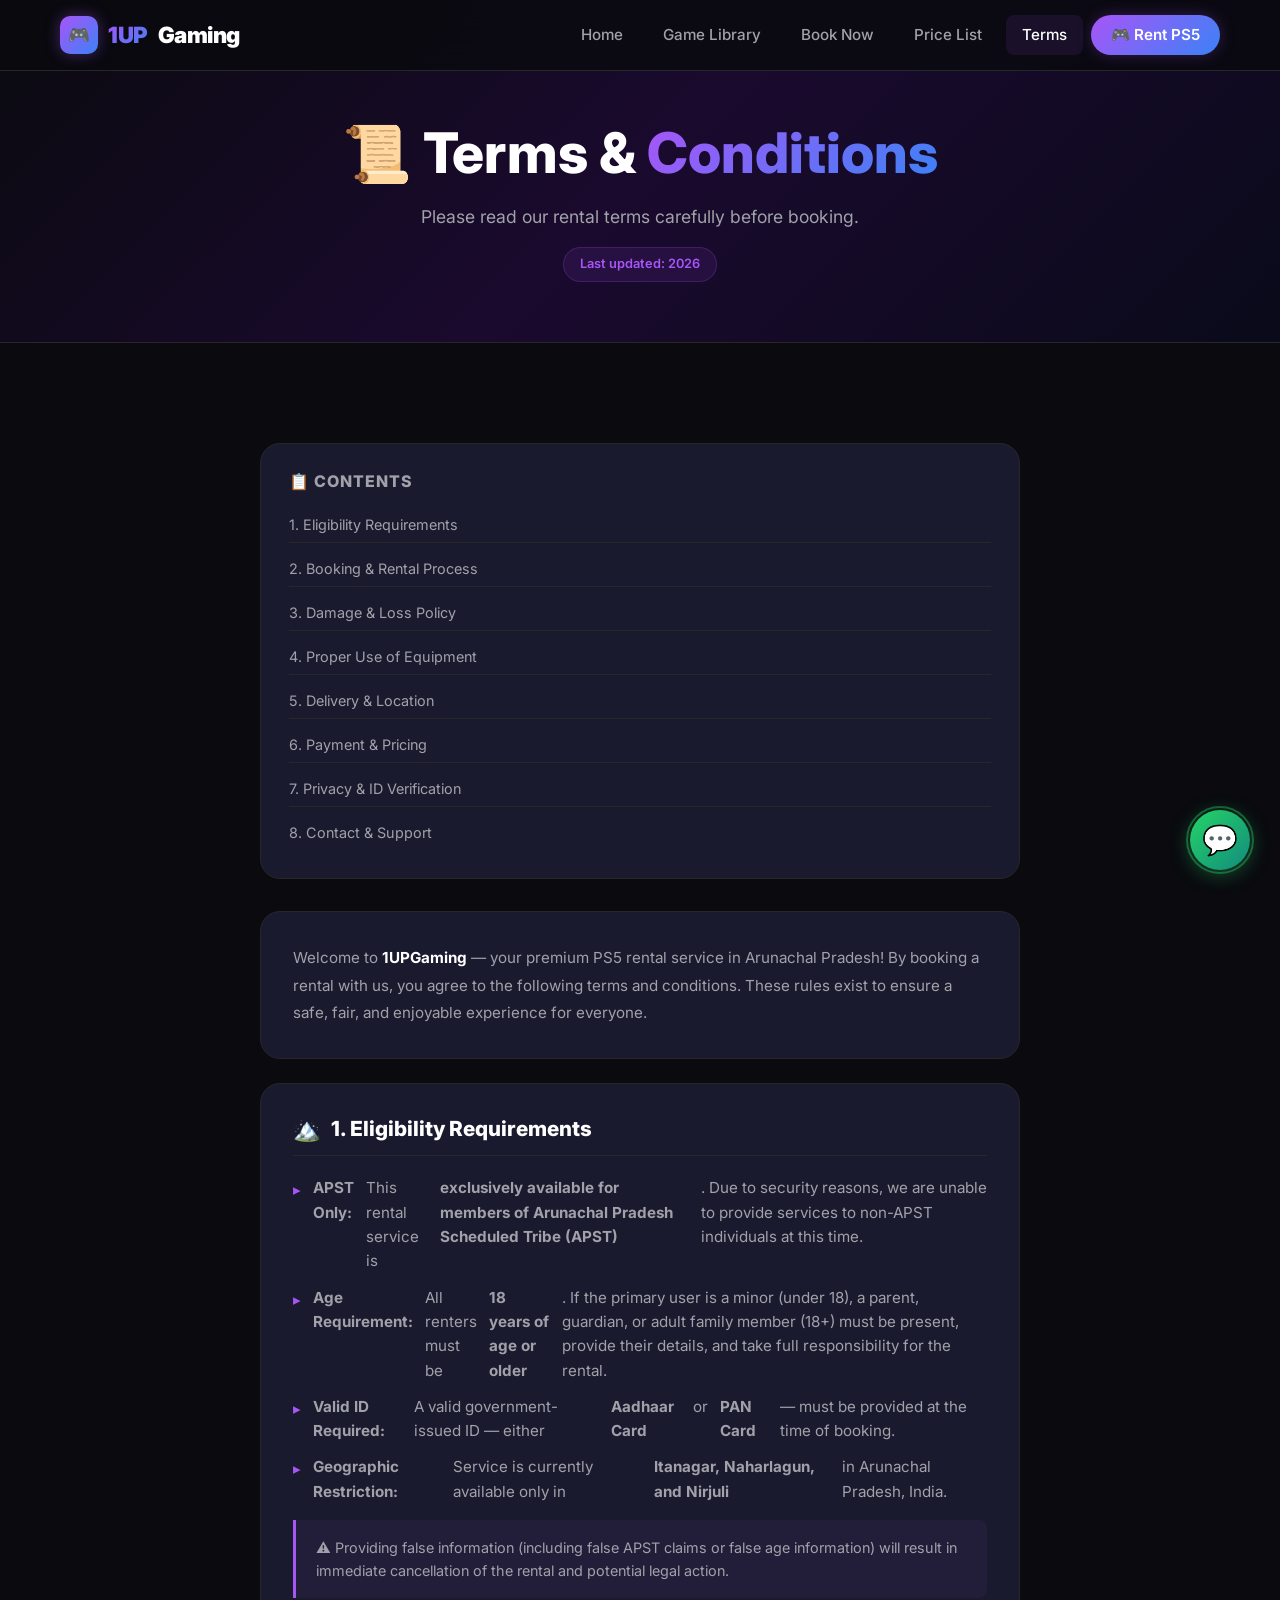
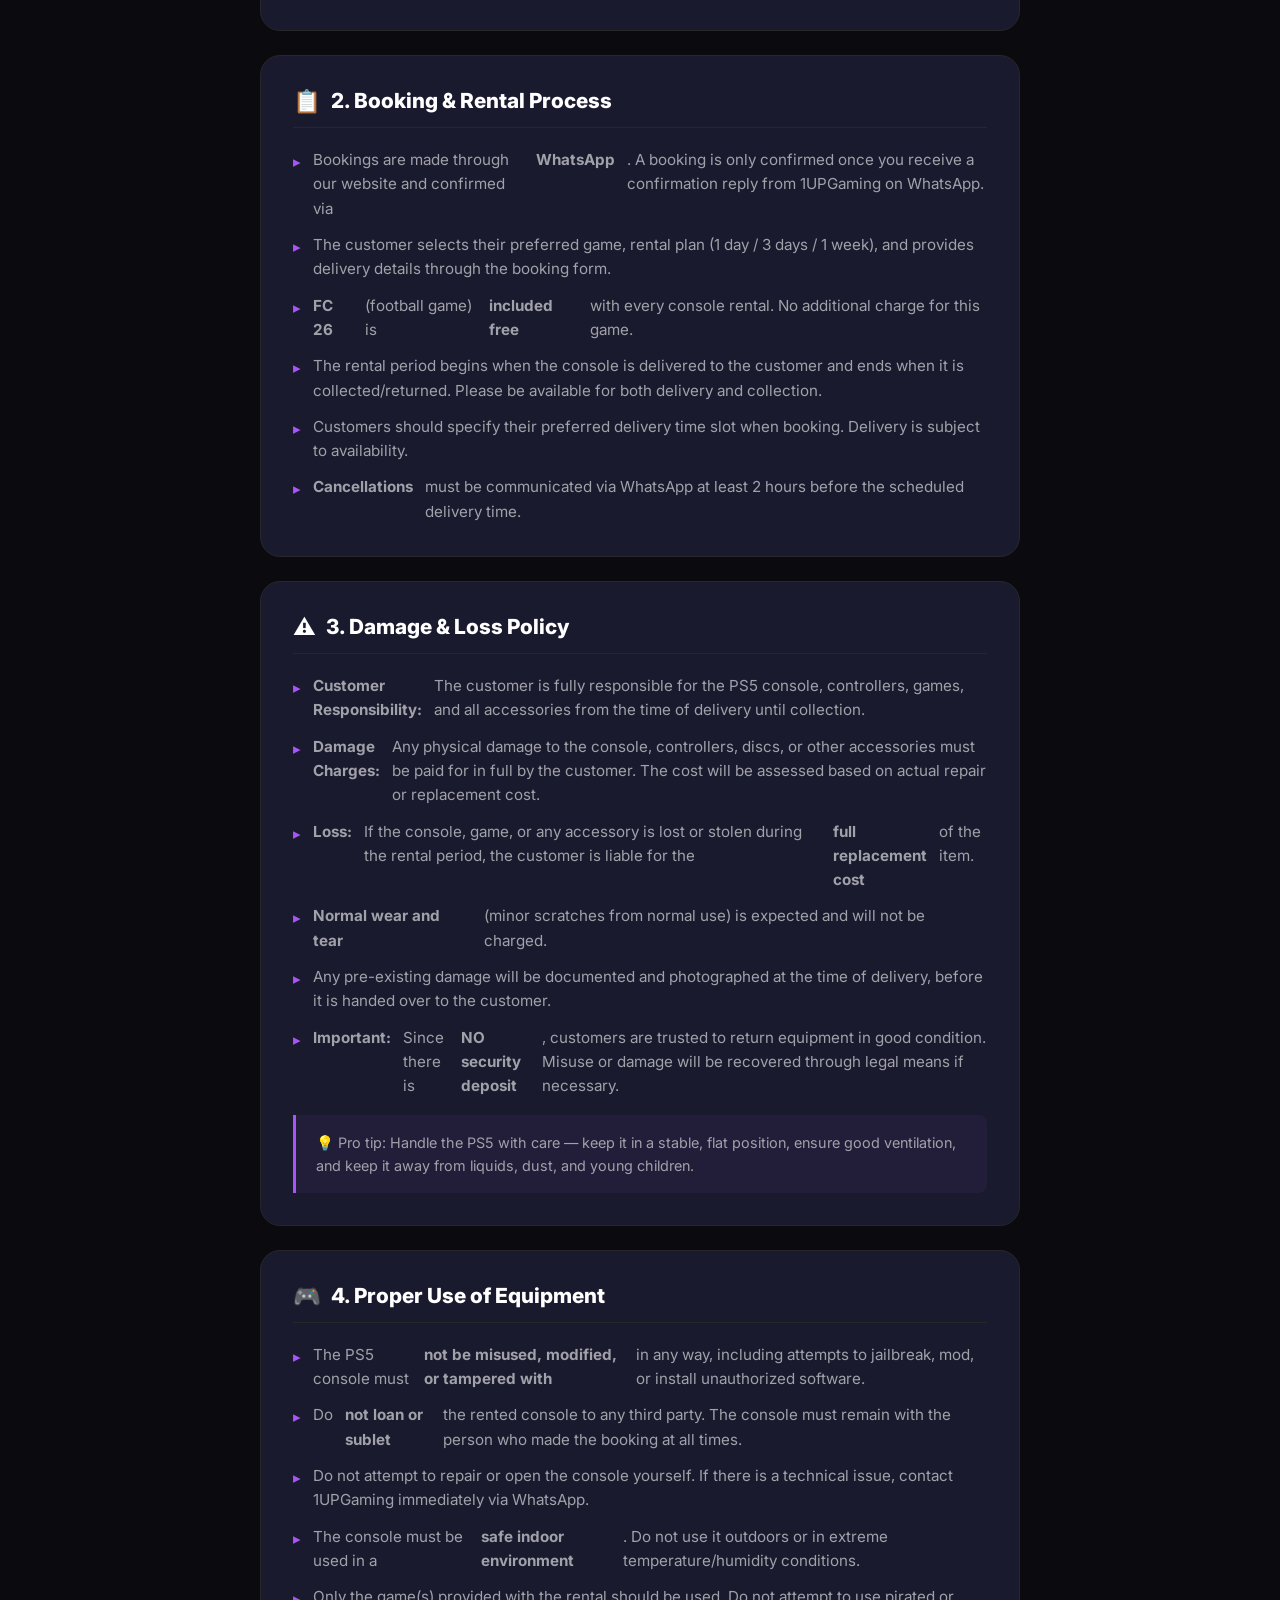
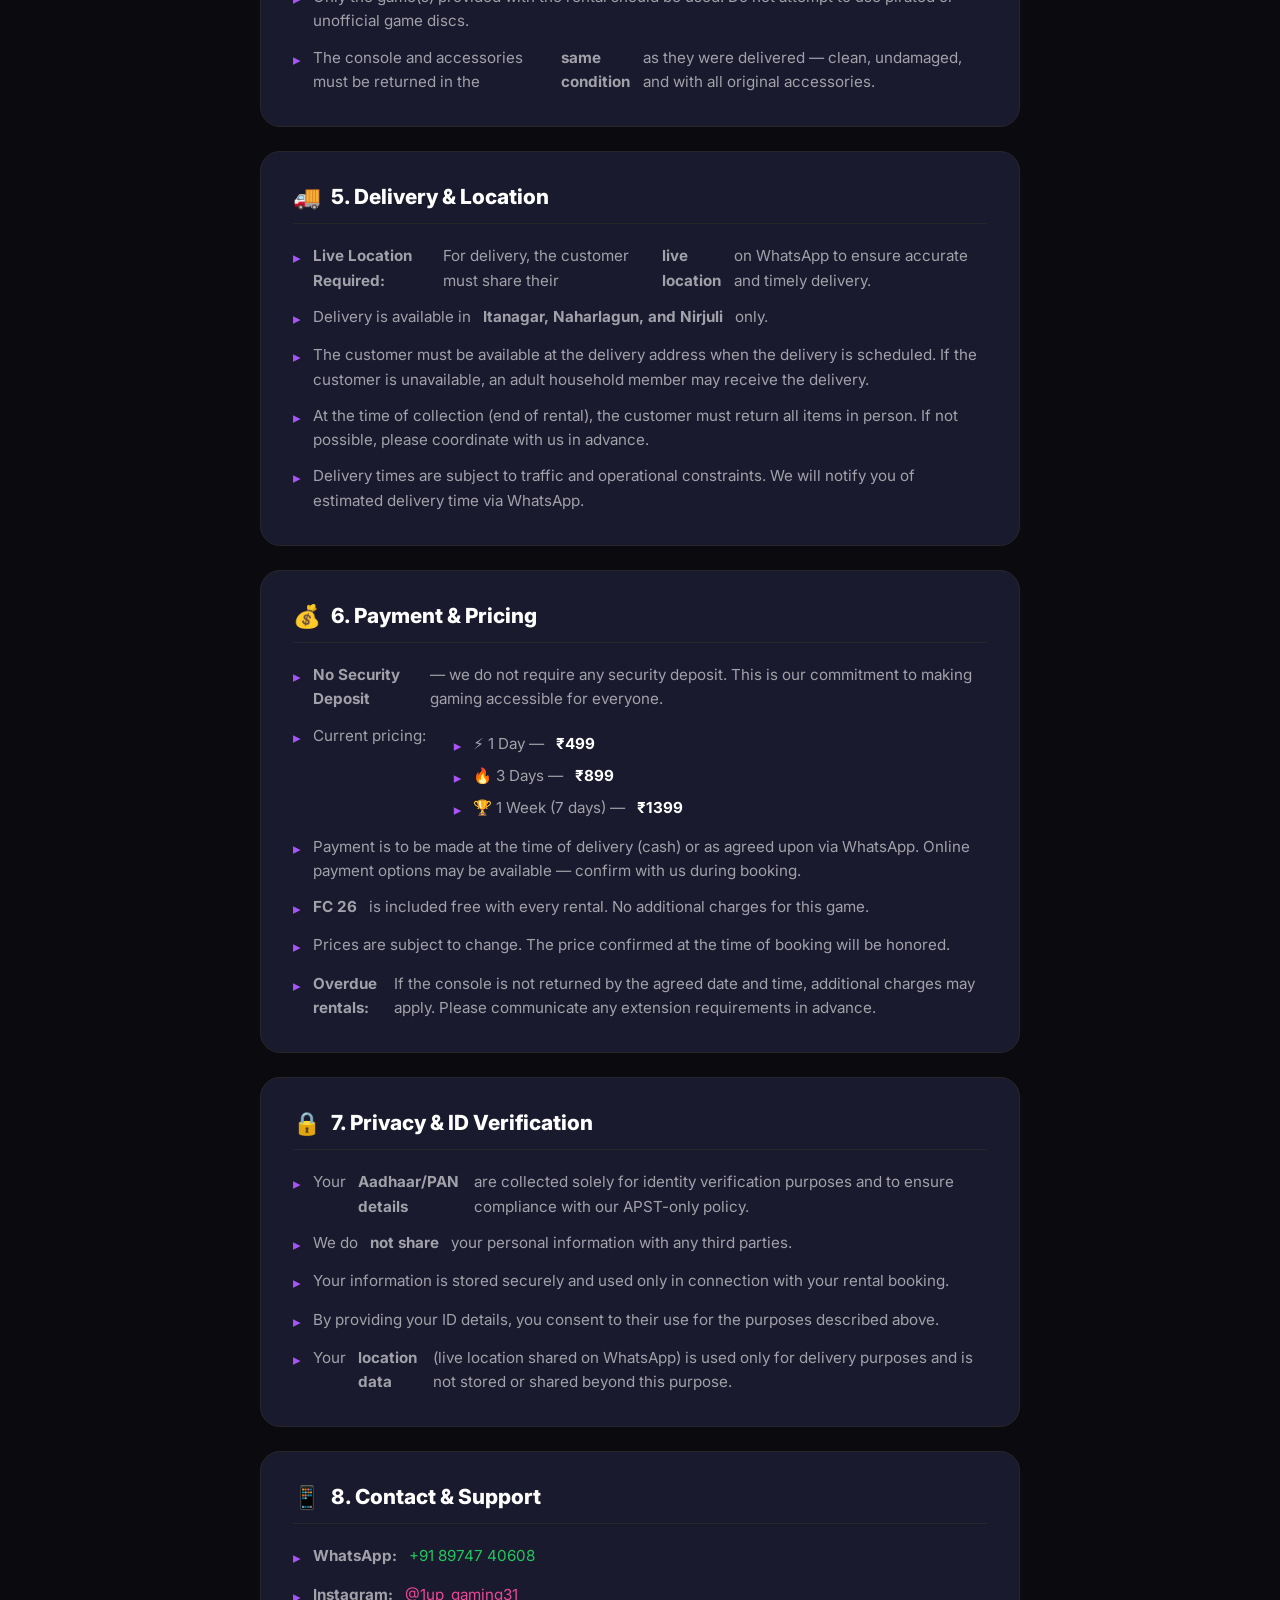
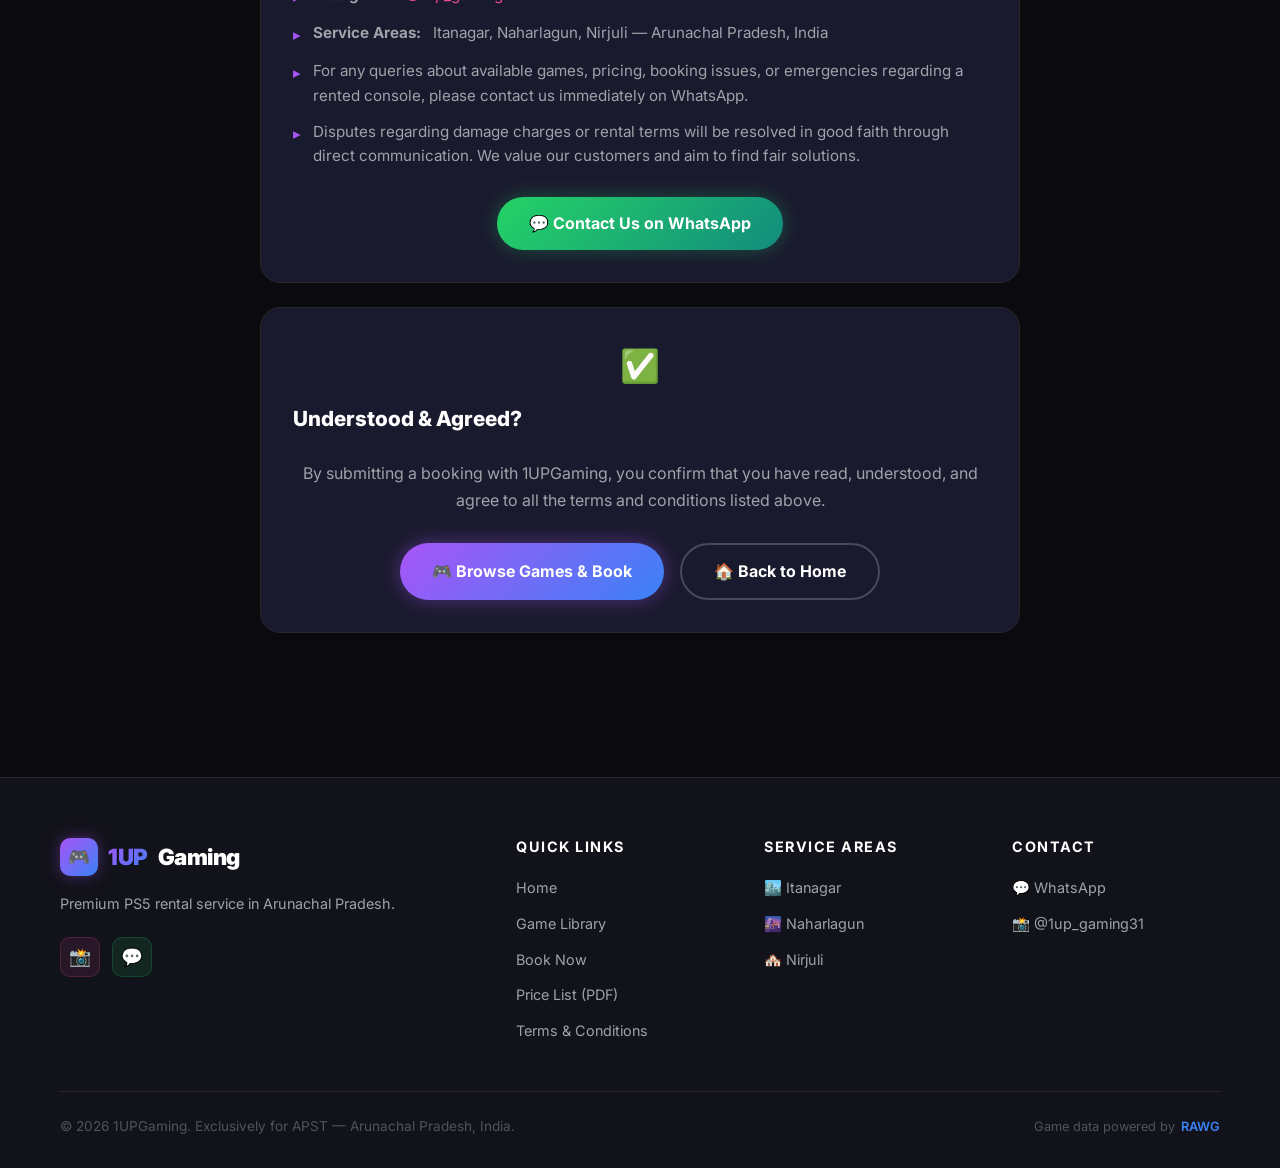
<file: terms.html>
<!DOCTYPE html>
<html lang="en">
<head>
  <meta charset="UTF-8">
  <meta name="viewport" content="width=device-width, initial-scale=1.0">
  <meta name="description" content="1UPGaming Terms and Conditions — PS5 Rental Service in Itanagar, Naharlagun & Nirjuli, Arunachal Pradesh.">
  <title>Terms & Conditions — 1UPGaming PS5 Rental</title>
  <link rel="manifest" href="manifest.json">
  <meta name="theme-color" content="#a855f7">
  <link rel="preconnect" href="https://fonts.googleapis.com">
  <link href="https://fonts.googleapis.com/css2?family=Inter:wght@400;500;600;700;800;900&display=swap" rel="stylesheet">
  <link rel="stylesheet" href="css/style.css">
  <link rel="stylesheet" href="css/print.css" media="print">
  <style>
    .terms-last-updated {
      display: inline-block;
      padding: 6px 16px;
      border-radius: 25px;
      background: rgba(168,85,247,0.1);
      border: 1px solid rgba(168,85,247,0.2);
      color: var(--neon-purple);
      font-size: 0.8rem;
      font-weight: 600;
      margin-top: 16px;
    }
    .toc {
      background: var(--bg-card);
      border: 1px solid var(--border-color);
      border-radius: var(--radius-lg);
      padding: 28px;
      margin-bottom: 32px;
    }
    .toc h3 {
      font-size: 1rem;
      margin-bottom: 16px;
      color: var(--text-secondary);
      text-transform: uppercase;
      letter-spacing: 1px;
    }
    .toc-list {
      display: flex;
      flex-direction: column;
      gap: 8px;
    }
    .toc-list a {
      color: var(--text-secondary);
      font-size: 0.9rem;
      padding: 6px 0;
      border-bottom: 1px solid var(--border-color);
      transition: var(--transition);
      display: flex;
      align-items: center;
      gap: 8px;
    }
    .toc-list a:hover {
      color: var(--neon-purple);
      padding-left: 8px;
    }
    .toc-list a:last-child { border-bottom: none; }
  </style>
</head>
<body>

<!-- NAVBAR -->
<nav class="navbar">
  <div class="nav-container">
    <a href="index.html" class="nav-logo">
      <div class="logo-icon">🎮</div>
      <span class="gradient-text">1UP</span><span>Gaming</span>
    </a>
    <div class="nav-links">
      <a href="index.html">Home</a>
      <a href="games.html">Game Library</a>
      <a href="booking.html">Book Now</a>
      <a href="pricelist.html">Price List</a>
      <a href="terms.html" class="active">Terms</a>
      <a href="games.html" class="nav-cta">🎮 Rent PS5</a>
    </div>
    <button class="nav-toggle" aria-label="Toggle menu">
      <span></span><span></span><span></span>
    </button>
  </div>
</nav>

<!-- PAGE HERO -->
<div class="page-hero">
  <h1>📜 Terms & <span class="gradient-text">Conditions</span></h1>
  <p>Please read our rental terms carefully before booking.</p>
  <span class="terms-last-updated">Last updated: 2026</span>
</div>

<!-- MAIN CONTENT -->
<main style="padding:60px 0 80px">
  <div class="container">
    <div class="terms-container">

      <!-- Table of Contents -->
      <div class="toc reveal">
        <h3>📋 Contents</h3>
        <nav class="toc-list">
          <a href="#eligibility">1. Eligibility Requirements</a>
          <a href="#booking">2. Booking & Rental Process</a>
          <a href="#damage">3. Damage & Loss Policy</a>
          <a href="#usage">4. Proper Use of Equipment</a>
          <a href="#delivery">5. Delivery & Location</a>
          <a href="#payment">6. Payment & Pricing</a>
          <a href="#privacy">7. Privacy & ID Verification</a>
          <a href="#contact">8. Contact & Support</a>
        </nav>
      </div>

      <!-- Introduction -->
      <div class="terms-section reveal">
        <p style="color:var(--text-secondary);line-height:1.8;font-size:0.95rem">
          Welcome to <strong style="color:var(--text-primary)">1UPGaming</strong> — your premium PS5 rental service 
          in Arunachal Pradesh! By booking a rental with us, you agree to the following terms and conditions. 
          These rules exist to ensure a safe, fair, and enjoyable experience for everyone.
        </p>
      </div>

      <!-- 1. ELIGIBILITY -->
      <div class="terms-section reveal" id="eligibility">
        <h2><span class="terms-icon">🏔️</span> 1. Eligibility Requirements</h2>
        <ul class="terms-list">
          <li>
            <strong>APST Only:</strong> This rental service is <strong>exclusively available for members of 
            Arunachal Pradesh Scheduled Tribe (APST)</strong>. Due to security reasons, we are unable to provide 
            services to non-APST individuals at this time.
          </li>
          <li>
            <strong>Age Requirement:</strong> All renters must be <strong>18 years of age or older</strong>. 
            If the primary user is a minor (under 18), a parent, guardian, or adult family member (18+) 
            must be present, provide their details, and take full responsibility for the rental.
          </li>
          <li>
            <strong>Valid ID Required:</strong> A valid government-issued ID — either 
            <strong>Aadhaar Card</strong> or <strong>PAN Card</strong> — must be provided at the time of booking.
          </li>
          <li>
            <strong>Geographic Restriction:</strong> Service is currently available only in 
            <strong>Itanagar, Naharlagun, and Nirjuli</strong> in Arunachal Pradesh, India.
          </li>
        </ul>

        <div class="terms-highlight">
          ⚠️ Providing false information (including false APST claims or false age information) will result 
          in immediate cancellation of the rental and potential legal action.
        </div>
      </div>

      <!-- 2. BOOKING PROCESS -->
      <div class="terms-section reveal" id="booking">
        <h2><span class="terms-icon">📋</span> 2. Booking & Rental Process</h2>
        <ul class="terms-list">
          <li>
            Bookings are made through our website and confirmed via <strong>WhatsApp</strong>. 
            A booking is only confirmed once you receive a confirmation reply from 1UPGaming on WhatsApp.
          </li>
          <li>
            The customer selects their preferred game, rental plan (1 day / 3 days / 1 week), 
            and provides delivery details through the booking form.
          </li>
          <li>
            <strong>FC 26</strong> (football game) is <strong>included free</strong> with every console rental. 
            No additional charge for this game.
          </li>
          <li>
            The rental period begins when the console is delivered to the customer and ends when it is 
            collected/returned. Please be available for both delivery and collection.
          </li>
          <li>
            Customers should specify their preferred delivery time slot when booking. Delivery is subject 
            to availability.
          </li>
          <li>
            <strong>Cancellations</strong> must be communicated via WhatsApp at least 2 hours before the 
            scheduled delivery time.
          </li>
        </ul>
      </div>

      <!-- 3. DAMAGE & LOSS -->
      <div class="terms-section reveal" id="damage">
        <h2><span class="terms-icon">⚠️</span> 3. Damage & Loss Policy</h2>
        <ul class="terms-list">
          <li>
            <strong>Customer Responsibility:</strong> The customer is fully responsible for the PS5 console, 
            controllers, games, and all accessories from the time of delivery until collection.
          </li>
          <li>
            <strong>Damage Charges:</strong> Any physical damage to the console, controllers, discs, or other 
            accessories must be paid for in full by the customer. The cost will be assessed based on actual 
            repair or replacement cost.
          </li>
          <li>
            <strong>Loss:</strong> If the console, game, or any accessory is lost or stolen during the rental 
            period, the customer is liable for the <strong>full replacement cost</strong> of the item.
          </li>
          <li>
            <strong>Normal wear and tear</strong> (minor scratches from normal use) is expected and will not 
            be charged.
          </li>
          <li>
            Any pre-existing damage will be documented and photographed at the time of delivery, before it 
            is handed over to the customer.
          </li>
          <li>
            <strong>Important:</strong> Since there is <strong>NO security deposit</strong>, customers are 
            trusted to return equipment in good condition. Misuse or damage will be recovered through legal 
            means if necessary.
          </li>
        </ul>

        <div class="terms-highlight">
          💡 Pro tip: Handle the PS5 with care — keep it in a stable, flat position, ensure good ventilation, 
          and keep it away from liquids, dust, and young children.
        </div>
      </div>

      <!-- 4. PROPER USE -->
      <div class="terms-section reveal" id="usage">
        <h2><span class="terms-icon">🎮</span> 4. Proper Use of Equipment</h2>
        <ul class="terms-list">
          <li>
            The PS5 console must <strong>not be misused, modified, or tampered with</strong> in any way, 
            including attempts to jailbreak, mod, or install unauthorized software.
          </li>
          <li>
            Do <strong>not loan or sublet</strong> the rented console to any third party. The console must 
            remain with the person who made the booking at all times.
          </li>
          <li>
            Do not attempt to repair or open the console yourself. If there is a technical issue, contact 
            1UPGaming immediately via WhatsApp.
          </li>
          <li>
            The console must be used in a <strong>safe indoor environment</strong>. Do not use it outdoors 
            or in extreme temperature/humidity conditions.
          </li>
          <li>
            Only the game(s) provided with the rental should be used. Do not attempt to use pirated or 
            unofficial game discs.
          </li>
          <li>
            The console and accessories must be returned in the <strong>same condition</strong> as they were 
            delivered — clean, undamaged, and with all original accessories.
          </li>
        </ul>
      </div>

      <!-- 5. DELIVERY & LOCATION -->
      <div class="terms-section reveal" id="delivery">
        <h2><span class="terms-icon">🚚</span> 5. Delivery & Location</h2>
        <ul class="terms-list">
          <li>
            <strong>Live Location Required:</strong> For delivery, the customer must share their 
            <strong>live location</strong> on WhatsApp to ensure accurate and timely delivery.
          </li>
          <li>
            Delivery is available in <strong>Itanagar, Naharlagun, and Nirjuli</strong> only.
          </li>
          <li>
            The customer must be available at the delivery address when the delivery is scheduled. 
            If the customer is unavailable, an adult household member may receive the delivery.
          </li>
          <li>
            At the time of collection (end of rental), the customer must return all items in person. 
            If not possible, please coordinate with us in advance.
          </li>
          <li>
            Delivery times are subject to traffic and operational constraints. We will notify you of 
            estimated delivery time via WhatsApp.
          </li>
        </ul>
      </div>

      <!-- 6. PAYMENT -->
      <div class="terms-section reveal" id="payment">
        <h2><span class="terms-icon">💰</span> 6. Payment & Pricing</h2>
        <ul class="terms-list">
          <li>
            <strong>No Security Deposit</strong> — we do not require any security deposit. This is our 
            commitment to making gaming accessible for everyone.
          </li>
          <li>
            Current pricing:
            <ul style="margin-top:8px;margin-left:16px;display:flex;flex-direction:column;gap:6px">
              <li style="color:var(--text-secondary)">⚡ 1 Day — <strong style="color:var(--text-primary)">₹499</strong></li>
              <li style="color:var(--text-secondary)">🔥 3 Days — <strong style="color:var(--text-primary)">₹899</strong></li>
              <li style="color:var(--text-secondary)">🏆 1 Week (7 days) — <strong style="color:var(--text-primary)">₹1399</strong></li>
            </ul>
          </li>
          <li>
            Payment is to be made at the time of delivery (cash) or as agreed upon via WhatsApp. 
            Online payment options may be available — confirm with us during booking.
          </li>
          <li>
            <strong>FC 26</strong> is included free with every rental. No additional charges for this game.
          </li>
          <li>
            Prices are subject to change. The price confirmed at the time of booking will be honored.
          </li>
          <li>
            <strong>Overdue rentals:</strong> If the console is not returned by the agreed date and time, 
            additional charges may apply. Please communicate any extension requirements in advance.
          </li>
        </ul>
      </div>

      <!-- 7. PRIVACY -->
      <div class="terms-section reveal" id="privacy">
        <h2><span class="terms-icon">🔒</span> 7. Privacy & ID Verification</h2>
        <ul class="terms-list">
          <li>
            Your <strong>Aadhaar/PAN details</strong> are collected solely for identity verification purposes 
            and to ensure compliance with our APST-only policy.
          </li>
          <li>
            We do <strong>not share</strong> your personal information with any third parties.
          </li>
          <li>
            Your information is stored securely and used only in connection with your rental booking.
          </li>
          <li>
            By providing your ID details, you consent to their use for the purposes described above.
          </li>
          <li>
            Your <strong>location data</strong> (live location shared on WhatsApp) is used only for delivery 
            purposes and is not stored or shared beyond this purpose.
          </li>
        </ul>
      </div>

      <!-- 8. CONTACT -->
      <div class="terms-section reveal" id="contact">
        <h2><span class="terms-icon">📱</span> 8. Contact & Support</h2>
        <ul class="terms-list">
          <li>
            <strong>WhatsApp:</strong> 
            <a href="https://wa.me/918974740608" style="color:var(--neon-green)" target="_blank" rel="noopener">
              +91 89747 40608
            </a>
          </li>
          <li>
            <strong>Instagram:</strong> 
            <a href="https://instagram.com/1up_gaming31" style="color:var(--neon-pink)" target="_blank" rel="noopener">
              @1up_gaming31
            </a>
          </li>
          <li>
            <strong>Service Areas:</strong> Itanagar, Naharlagun, Nirjuli — Arunachal Pradesh, India
          </li>
          <li>
            For any queries about available games, pricing, booking issues, or emergencies regarding a 
            rented console, please contact us immediately on WhatsApp.
          </li>
          <li>
            Disputes regarding damage charges or rental terms will be resolved in good faith through direct 
            communication. We value our customers and aim to find fair solutions.
          </li>
        </ul>

        <div style="text-align:center;margin-top:28px">
          <a href="https://wa.me/918974740608?text=Hi%201UPGaming!%20I%20have%20a%20query%20about%20the%20rental%20terms." 
             class="btn btn-whatsapp" target="_blank" rel="noopener" style="display:inline-flex">
            💬 Contact Us on WhatsApp
          </a>
        </div>
      </div>

      <!-- Agreement & CTA -->
      <div class="terms-section reveal" style="text-align:center">
        <div style="font-size:2rem;margin-bottom:16px">✅</div>
        <h2 style="text-align:center;border:none;margin-bottom:16px">
          Understood & Agreed?
        </h2>
        <p style="color:var(--text-secondary);margin-bottom:28px;line-height:1.7">
          By submitting a booking with 1UPGaming, you confirm that you have read, understood, 
          and agree to all the terms and conditions listed above.
        </p>
        <div style="display:flex;gap:16px;justify-content:center;flex-wrap:wrap">
          <a href="games.html" class="btn btn-primary">🎮 Browse Games & Book</a>
          <a href="index.html" class="btn btn-secondary">🏠 Back to Home</a>
        </div>
      </div>

    </div>
  </div>
</main>

<!-- FOOTER -->
<footer class="footer">
  <div class="container">
    <div class="footer-grid">
      <div class="footer-brand">
        <div class="nav-logo" style="margin-bottom:16px">
          <div class="logo-icon">🎮</div>
          <span class="gradient-text">1UP</span><span>Gaming</span>
        </div>
        <p>Premium PS5 rental service in Arunachal Pradesh.</p>
        <div class="footer-socials">
          <a href="https://instagram.com/1up_gaming31" class="social-btn instagram" target="_blank" rel="noopener" aria-label="Instagram">📸</a>
          <a href="https://wa.me/918974740608" class="social-btn whatsapp" target="_blank" rel="noopener" aria-label="WhatsApp">💬</a>
        </div>
      </div>
      <div class="footer-col">
        <h4>Quick Links</h4>
        <ul>
          <li><a href="index.html">Home</a></li>
          <li><a href="games.html">Game Library</a></li>
          <li><a href="booking.html">Book Now</a></li>
          <li><a href="pricelist.html">Price List (PDF)</a></li>
          <li><a href="terms.html">Terms &amp; Conditions</a></li>
        </ul>
      </div>
      <div class="footer-col">
        <h4>Service Areas</h4>
        <ul>
          <li><a href="#">🏙️ Itanagar</a></li>
          <li><a href="#">🌆 Naharlagun</a></li>
          <li><a href="#">🏘️ Nirjuli</a></li>
        </ul>
      </div>
      <div class="footer-col">
        <h4>Contact</h4>
        <ul>
          <li><a href="https://wa.me/918974740608" target="_blank" rel="noopener">💬 WhatsApp</a></li>
          <li><a href="https://instagram.com/1up_gaming31" target="_blank" rel="noopener">📸 @1up_gaming31</a></li>
        </ul>
      </div>
    </div>
    <div class="footer-bottom">
      <p>© 2026 1UPGaming. Exclusively for APST — Arunachal Pradesh, India.</p>
      <div class="rawg-attribution">
        <span>Game data powered by</span>
        <a href="https://rawg.io" target="_blank" rel="noopener">RAWG</a>
      </div>
    </div>
  </div>
</footer>

<!-- FLOATING WHATSAPP -->
<div class="floating-whatsapp">
  <span class="whatsapp-tooltip">💬 Have a question?</span>
  <a href="https://wa.me/918974740608?text=Hi%201UPGaming!%20I%20have%20a%20question%20about%20the%20terms." 
     class="whatsapp-fab" target="_blank" rel="noopener" aria-label="WhatsApp chat">
    💬
  </a>
</div>

<script src="js/main.js"></script>
</body>
</html>
</file>
<file: css/style.css>
/* ============================================================
   1UPGaming - Dark Gaming Theme CSS
   ============================================================ */

:root {
  --bg-primary: #0a0a0f;
  --bg-secondary: #12121a;
  --bg-card: #1a1a2e;
  --bg-card-hover: #16213e;
  --neon-purple: #a855f7;
  --neon-blue: #3b82f6;
  --neon-green: #22c55e;
  --neon-cyan: #06b6d4;
  --neon-pink: #ec4899;
  --text-primary: #ffffff;
  --text-secondary: #a1a1aa;
  --text-muted: #52525b;
  --border-color: #27272a;
  --border-glow: #a855f740;
  --gradient-hero: linear-gradient(135deg, #0a0a0f 0%, #1a0a2e 50%, #0a0a1a 100%);
  --gradient-card: linear-gradient(135deg, #1a1a2e, #16213e);
  --gradient-btn: linear-gradient(135deg, #a855f7, #3b82f6);
  --gradient-green: linear-gradient(135deg, #22c55e, #16a34a);
  --shadow-neon: 0 0 20px #a855f740, 0 0 40px #a855f720;
  --shadow-card: 0 8px 32px rgba(0, 0, 0, 0.4);
  --radius: 12px;
  --radius-lg: 20px;
  --transition: all 0.3s ease;
}

/* ============================================================
   RESET & BASE
   ============================================================ */
*, *::before, *::after {
  box-sizing: border-box;
  margin: 0;
  padding: 0;
}

html {
  scroll-behavior: smooth;
}

body {
  font-family: 'Inter', 'Segoe UI', system-ui, sans-serif;
  background-color: var(--bg-primary);
  color: var(--text-primary);
  line-height: 1.6;
  overflow-x: hidden;
}

a {
  text-decoration: none;
  color: inherit;
}

ul { list-style: none; }

img { max-width: 100%; display: block; }

input, select, textarea, button {
  font-family: inherit;
}

/* ============================================================
   TYPOGRAPHY
   ============================================================ */
h1, h2, h3, h4, h5 {
  font-weight: 800;
  line-height: 1.2;
}

.gradient-text {
  background: var(--gradient-btn);
  -webkit-background-clip: text;
  -webkit-text-fill-color: transparent;
  background-clip: text;
}

.gradient-text-green {
  background: var(--gradient-green);
  -webkit-background-clip: text;
  -webkit-text-fill-color: transparent;
  background-clip: text;
}

/* ============================================================
   LAYOUT
   ============================================================ */
.container {
  max-width: 1200px;
  margin: 0 auto;
  padding: 0 20px;
}

.section {
  padding: 80px 0;
}

.section-title {
  font-size: clamp(1.8rem, 4vw, 2.5rem);
  text-align: center;
  margin-bottom: 12px;
}

.section-subtitle {
  text-align: center;
  color: var(--text-secondary);
  font-size: 1.1rem;
  margin-bottom: 48px;
}

/* ============================================================
   NAVBAR
   ============================================================ */
.navbar {
  position: fixed;
  top: 0;
  left: 0;
  right: 0;
  z-index: 1000;
  background: rgba(10, 10, 15, 0.85);
  backdrop-filter: blur(20px);
  -webkit-backdrop-filter: blur(20px);
  border-bottom: 1px solid var(--border-color);
  transition: var(--transition);
}

.navbar.scrolled {
  background: rgba(10, 10, 15, 0.97);
  box-shadow: 0 4px 30px rgba(168, 85, 247, 0.1);
}

.nav-container {
  max-width: 1200px;
  margin: 0 auto;
  padding: 0 20px;
  display: flex;
  align-items: center;
  justify-content: space-between;
  height: 70px;
}

.nav-logo {
  display: flex;
  align-items: center;
  gap: 10px;
  font-size: 1.4rem;
  font-weight: 900;
  letter-spacing: -0.5px;
}

.nav-logo .logo-icon {
  width: 38px;
  height: 38px;
  background: var(--gradient-btn);
  border-radius: 10px;
  display: flex;
  align-items: center;
  justify-content: center;
  font-size: 1.1rem;
  box-shadow: 0 0 15px #a855f760;
}

.nav-links {
  display: flex;
  align-items: center;
  gap: 8px;
}

.nav-links a {
  padding: 8px 16px;
  border-radius: 8px;
  color: var(--text-secondary);
  font-weight: 500;
  transition: var(--transition);
  font-size: 0.95rem;
}

.nav-links a:hover,
.nav-links a.active {
  color: var(--text-primary);
  background: rgba(168, 85, 247, 0.1);
}

.nav-cta {
  background: var(--gradient-btn) !important;
  color: white !important;
  padding: 8px 20px !important;
  border-radius: 25px !important;
  font-weight: 600 !important;
  box-shadow: 0 0 15px #a855f740;
}

.nav-cta:hover {
  transform: translateY(-1px);
  box-shadow: 0 0 25px #a855f760 !important;
}

.nav-toggle {
  display: none;
  flex-direction: column;
  gap: 5px;
  cursor: pointer;
  padding: 5px;
}

.nav-toggle span {
  width: 25px;
  height: 2px;
  background: var(--text-primary);
  border-radius: 2px;
  transition: var(--transition);
}

/* ============================================================
   HERO SECTION
   ============================================================ */
.hero {
  min-height: 100vh;
  background: var(--gradient-hero);
  display: flex;
  align-items: center;
  justify-content: center;
  text-align: center;
  padding: 100px 20px 60px;
  position: relative;
  overflow: hidden;
}

.hero::before {
  content: '';
  position: absolute;
  top: 0; left: 0; right: 0; bottom: 0;
  background: 
    radial-gradient(ellipse at 20% 50%, rgba(168, 85, 247, 0.15) 0%, transparent 50%),
    radial-gradient(ellipse at 80% 20%, rgba(59, 130, 246, 0.12) 0%, transparent 50%),
    radial-gradient(ellipse at 60% 80%, rgba(34, 197, 94, 0.08) 0%, transparent 50%);
  pointer-events: none;
}

/* Animated particles */
.hero-particles {
  position: absolute;
  top: 0; left: 0; right: 0; bottom: 0;
  overflow: hidden;
  pointer-events: none;
}

.particle {
  position: absolute;
  width: 2px;
  height: 2px;
  border-radius: 50%;
  animation: float-particle linear infinite;
}

@keyframes float-particle {
  0% { transform: translateY(100vh) translateX(0); opacity: 0; }
  10% { opacity: 1; }
  90% { opacity: 1; }
  100% { transform: translateY(-100px) translateX(50px); opacity: 0; }
}

.hero-content {
  position: relative;
  z-index: 2;
  max-width: 800px;
}

.hero-badge {
  display: inline-flex;
  align-items: center;
  gap: 8px;
  background: rgba(168, 85, 247, 0.15);
  border: 1px solid rgba(168, 85, 247, 0.3);
  border-radius: 25px;
  padding: 8px 20px;
  font-size: 0.85rem;
  font-weight: 600;
  color: var(--neon-purple);
  margin-bottom: 24px;
  letter-spacing: 0.5px;
  animation: pulse-border 2s ease-in-out infinite;
}

@keyframes pulse-border {
  0%, 100% { box-shadow: 0 0 10px rgba(168, 85, 247, 0.2); }
  50% { box-shadow: 0 0 20px rgba(168, 85, 247, 0.4); }
}

.hero-title {
  font-size: clamp(2.5rem, 7vw, 5rem);
  font-weight: 900;
  margin-bottom: 20px;
  text-shadow: 0 0 40px rgba(168, 85, 247, 0.3);
  letter-spacing: -1px;
}

.hero-slogan {
  font-size: clamp(1.1rem, 3vw, 1.5rem);
  color: var(--text-secondary);
  margin-bottom: 36px;
  font-weight: 400;
}

.hero-slogan strong {
  color: var(--neon-cyan);
  font-weight: 700;
}

/* Hero Highlights */
.hero-highlights {
  display: flex;
  flex-wrap: wrap;
  justify-content: center;
  gap: 12px;
  margin-bottom: 40px;
}

.highlight-chip {
  display: flex;
  align-items: center;
  gap: 8px;
  padding: 10px 20px;
  border-radius: 25px;
  font-size: 0.9rem;
  font-weight: 700;
  transition: var(--transition);
}

.highlight-chip.green {
  background: rgba(34, 197, 94, 0.1);
  border: 1px solid rgba(34, 197, 94, 0.3);
  color: var(--neon-green);
}

.highlight-chip.purple {
  background: rgba(168, 85, 247, 0.1);
  border: 1px solid rgba(168, 85, 247, 0.3);
  color: var(--neon-purple);
}

.highlight-chip.blue {
  background: rgba(59, 130, 246, 0.1);
  border: 1px solid rgba(59, 130, 246, 0.3);
  color: var(--neon-blue);
}

.highlight-chip.pink {
  background: rgba(236, 72, 153, 0.1);
  border: 1px solid rgba(236, 72, 153, 0.3);
  color: var(--neon-pink);
}

.highlight-chip:hover {
  transform: translateY(-2px);
}

/* Hero CTA Buttons */
.hero-cta {
  display: flex;
  flex-wrap: wrap;
  justify-content: center;
  gap: 16px;
  margin-bottom: 60px;
}

.btn {
  display: inline-flex;
  align-items: center;
  gap: 8px;
  padding: 14px 32px;
  border-radius: 50px;
  font-weight: 700;
  font-size: 1rem;
  cursor: pointer;
  transition: var(--transition);
  border: none;
  text-decoration: none;
}

.btn-primary {
  background: var(--gradient-btn);
  color: white;
  box-shadow: 0 0 20px rgba(168, 85, 247, 0.4);
}

.btn-primary:hover {
  transform: translateY(-3px);
  box-shadow: 0 0 35px rgba(168, 85, 247, 0.6);
}

.btn-secondary {
  background: transparent;
  color: var(--text-primary);
  border: 2px solid rgba(255, 255, 255, 0.2);
}

.btn-secondary:hover {
  border-color: var(--neon-purple);
  color: var(--neon-purple);
  transform: translateY(-3px);
  box-shadow: 0 0 20px rgba(168, 85, 247, 0.2);
}

.btn-green {
  background: var(--gradient-green);
  color: white;
  box-shadow: 0 0 20px rgba(34, 197, 94, 0.3);
}

.btn-green:hover {
  transform: translateY(-3px);
  box-shadow: 0 0 35px rgba(34, 197, 94, 0.5);
}

.btn-whatsapp {
  background: linear-gradient(135deg, #25d366, #128c7e);
  color: white;
  box-shadow: 0 0 20px rgba(37, 211, 102, 0.3);
}

.btn-whatsapp:hover {
  transform: translateY(-3px);
  box-shadow: 0 0 35px rgba(37, 211, 102, 0.5);
}

/* Hero Stats */
.hero-stats {
  display: flex;
  justify-content: center;
  gap: 40px;
  flex-wrap: wrap;
}

.stat-item {
  text-align: center;
}

.stat-number {
  font-size: 2rem;
  font-weight: 900;
  display: block;
}

.stat-label {
  font-size: 0.8rem;
  color: var(--text-secondary);
  text-transform: uppercase;
  letter-spacing: 1px;
  margin-top: 4px;
}

/* ============================================================
   FEATURES / VALUE PROPS
   ============================================================ */
.features-grid {
  display: grid;
  grid-template-columns: repeat(auto-fit, minmax(250px, 1fr));
  gap: 24px;
}

.feature-card {
  background: var(--bg-card);
  border: 1px solid var(--border-color);
  border-radius: var(--radius-lg);
  padding: 32px 24px;
  transition: var(--transition);
  position: relative;
  overflow: hidden;
}

.feature-card::before {
  content: '';
  position: absolute;
  top: 0; left: 0; right: 0;
  height: 3px;
  background: var(--gradient-btn);
  opacity: 0;
  transition: var(--transition);
}

.feature-card:hover {
  transform: translateY(-6px);
  border-color: rgba(168, 85, 247, 0.3);
  box-shadow: var(--shadow-neon);
}

.feature-card:hover::before {
  opacity: 1;
}

.feature-icon {
  width: 56px;
  height: 56px;
  border-radius: 14px;
  display: flex;
  align-items: center;
  justify-content: center;
  font-size: 1.5rem;
  margin-bottom: 20px;
}

.feature-icon.purple { background: rgba(168, 85, 247, 0.15); }
.feature-icon.blue   { background: rgba(59, 130, 246, 0.15); }
.feature-icon.green  { background: rgba(34, 197, 94, 0.15); }
.feature-icon.pink   { background: rgba(236, 72, 153, 0.15); }
.feature-icon.cyan   { background: rgba(6, 182, 212, 0.15); }
.feature-icon.orange { background: rgba(249, 115, 22, 0.15); }

.feature-card h3 {
  font-size: 1.2rem;
  margin-bottom: 10px;
  font-weight: 700;
}

.feature-card p {
  color: var(--text-secondary);
  font-size: 0.95rem;
  line-height: 1.6;
}

/* ============================================================
   FC 26 FREE BANNER
   ============================================================ */
.fc26-banner {
  background: linear-gradient(135deg, #064e3b, #065f46, #0a4a2a);
  border: 1px solid rgba(34, 197, 94, 0.3);
  border-radius: var(--radius-lg);
  padding: 40px;
  text-align: center;
  position: relative;
  overflow: hidden;
}

.fc26-banner::before {
  content: '';
  position: absolute;
  top: -50%;
  left: -50%;
  width: 200%;
  height: 200%;
  background: radial-gradient(circle, rgba(34, 197, 94, 0.08) 0%, transparent 60%);
  animation: rotate-bg 8s linear infinite;
}

@keyframes rotate-bg {
  0% { transform: rotate(0deg); }
  100% { transform: rotate(360deg); }
}

.fc26-banner-content {
  position: relative;
  z-index: 2;
}

.fc26-badge {
  display: inline-block;
  background: var(--neon-green);
  color: #052e16;
  font-size: 0.75rem;
  font-weight: 900;
  padding: 4px 14px;
  border-radius: 25px;
  text-transform: uppercase;
  letter-spacing: 1.5px;
  margin-bottom: 16px;
}

.fc26-title {
  font-size: clamp(1.8rem, 4vw, 2.8rem);
  font-weight: 900;
  color: var(--neon-green);
  text-shadow: 0 0 30px rgba(34, 197, 94, 0.5);
  margin-bottom: 12px;
}

.fc26-subtitle {
  font-size: 1.1rem;
  color: rgba(255, 255, 255, 0.8);
  margin-bottom: 24px;
}

/* ============================================================
   PRICING SECTION
   ============================================================ */
.pricing-grid {
  display: grid;
  grid-template-columns: repeat(auto-fit, minmax(280px, 1fr));
  gap: 24px;
  max-width: 900px;
  margin: 0 auto;
}

.pricing-card {
  background: var(--bg-card);
  border: 1px solid var(--border-color);
  border-radius: var(--radius-lg);
  padding: 40px 32px;
  text-align: center;
  transition: var(--transition);
  position: relative;
  overflow: hidden;
}

.pricing-card.featured {
  border-color: var(--neon-purple);
  box-shadow: 0 0 30px rgba(168, 85, 247, 0.2);
  transform: scale(1.05);
}

.pricing-card:hover {
  transform: translateY(-8px);
  border-color: rgba(168, 85, 247, 0.4);
  box-shadow: 0 0 40px rgba(168, 85, 247, 0.2);
}

.pricing-card.featured:hover {
  transform: scale(1.05) translateY(-8px);
}

.pricing-badge {
  position: absolute;
  top: -1px;
  left: 50%;
  transform: translateX(-50%);
  background: var(--gradient-btn);
  color: white;
  font-size: 0.75rem;
  font-weight: 800;
  padding: 6px 20px;
  border-radius: 0 0 10px 10px;
  text-transform: uppercase;
  letter-spacing: 1px;
  white-space: nowrap;
}

.pricing-duration {
  font-size: 1rem;
  color: var(--text-secondary);
  text-transform: uppercase;
  letter-spacing: 2px;
  font-weight: 600;
  margin-bottom: 12px;
}

.pricing-icon {
  font-size: 2.5rem;
  margin-bottom: 16px;
}

.pricing-amount {
  font-size: 3rem;
  font-weight: 900;
  margin-bottom: 8px;
}

.pricing-amount sup {
  font-size: 1.5rem;
  vertical-align: super;
  font-weight: 700;
}

.pricing-per {
  color: var(--text-secondary);
  font-size: 0.9rem;
  margin-bottom: 28px;
}

.pricing-features {
  text-align: left;
  margin-bottom: 32px;
}

.pricing-features li {
  display: flex;
  align-items: center;
  gap: 10px;
  padding: 8px 0;
  font-size: 0.9rem;
  color: var(--text-secondary);
  border-bottom: 1px solid var(--border-color);
}

.pricing-features li:last-child { border-bottom: none; }

.pricing-features li .check {
  color: var(--neon-green);
  flex-shrink: 0;
}

/* ============================================================
   SERVICE AREAS
   ============================================================ */
.areas-grid {
  display: grid;
  grid-template-columns: repeat(auto-fit, minmax(220px, 1fr));
  gap: 20px;
}

.area-card {
  background: var(--bg-card);
  border: 1px solid var(--border-color);
  border-radius: var(--radius-lg);
  padding: 32px 24px;
  text-align: center;
  transition: var(--transition);
}

.area-card:hover {
  border-color: rgba(59, 130, 246, 0.4);
  box-shadow: 0 0 30px rgba(59, 130, 246, 0.15);
  transform: translateY(-4px);
}

.area-icon {
  font-size: 2.5rem;
  margin-bottom: 16px;
}

.area-card h3 {
  font-size: 1.3rem;
  margin-bottom: 8px;
}

.area-card p {
  color: var(--text-secondary);
  font-size: 0.9rem;
}

/* ============================================================
   GAME LIBRARY PAGE
   ============================================================ */
.page-hero {
  padding: 120px 20px 60px;
  text-align: center;
  background: var(--gradient-hero);
  border-bottom: 1px solid var(--border-color);
}

.page-hero h1 {
  font-size: clamp(2rem, 5vw, 3.5rem);
  margin-bottom: 16px;
}

.page-hero p {
  color: var(--text-secondary);
  font-size: 1.1rem;
  max-width: 600px;
  margin: 0 auto;
}

/* Search & Filter Bar */
.filter-bar {
  background: var(--bg-secondary);
  border-bottom: 1px solid var(--border-color);
  padding: 24px 0;
  position: sticky;
  top: 70px;
  z-index: 100;
}

.filter-container {
  max-width: 1200px;
  margin: 0 auto;
  padding: 0 20px;
  display: flex;
  flex-wrap: wrap;
  gap: 16px;
  align-items: center;
}

.search-box {
  position: relative;
  flex: 1;
  min-width: 250px;
}

.search-box input {
  width: 100%;
  padding: 12px 16px 12px 44px;
  background: var(--bg-card);
  border: 1px solid var(--border-color);
  border-radius: 25px;
  color: var(--text-primary);
  font-size: 0.95rem;
  transition: var(--transition);
}

.search-box input:focus {
  outline: none;
  border-color: var(--neon-purple);
  box-shadow: 0 0 15px rgba(168, 85, 247, 0.2);
}

.search-box input::placeholder {
  color: var(--text-muted);
}

.search-icon {
  position: absolute;
  left: 14px;
  top: 50%;
  transform: translateY(-50%);
  color: var(--text-muted);
  font-size: 1.1rem;
}

.filter-chips {
  display: flex;
  flex-wrap: wrap;
  gap: 8px;
}

.filter-chip {
  padding: 8px 18px;
  border-radius: 25px;
  font-size: 0.85rem;
  font-weight: 600;
  cursor: pointer;
  border: 1px solid var(--border-color);
  background: var(--bg-card);
  color: var(--text-secondary);
  transition: var(--transition);
  white-space: nowrap;
}

.filter-chip:hover {
  border-color: var(--neon-purple);
  color: var(--neon-purple);
}

.filter-chip.active {
  background: var(--gradient-btn);
  color: white;
  border-color: transparent;
  box-shadow: 0 0 12px rgba(168, 85, 247, 0.3);
}

/* Game Grid */
.games-count {
  color: var(--text-secondary);
  font-size: 0.95rem;
  margin-bottom: 24px;
}

.games-grid {
  display: grid;
  grid-template-columns: repeat(auto-fill, minmax(200px, 1fr));
  gap: 20px;
}

/* Game Card */
.game-card {
  background: var(--bg-card);
  border: 1px solid var(--border-color);
  border-radius: var(--radius-lg);
  overflow: hidden;
  transition: var(--transition);
  cursor: pointer;
  position: relative;
}

.game-card:hover {
  transform: translateY(-6px);
  border-color: rgba(168, 85, 247, 0.4);
  box-shadow: 0 12px 40px rgba(168, 85, 247, 0.2);
}

.game-card-image {
  position: relative;
  width: 100%;
  padding-top: 133%; /* 3:4 ratio */
  overflow: hidden;
  background: linear-gradient(135deg, #1a1a2e, #0f0f1a);
}

.game-card-image img {
  position: absolute;
  top: 0; left: 0;
  width: 100%;
  height: 100%;
  object-fit: cover;
  transition: transform 0.4s ease;
}

.game-card:hover .game-card-image img {
  transform: scale(1.08);
}

.game-card-placeholder {
  position: absolute;
  top: 0; left: 0;
  width: 100%;
  height: 100%;
  display: flex;
  flex-direction: column;
  align-items: center;
  justify-content: center;
  gap: 12px;
  background: linear-gradient(135deg, #1a1a2e, #16213e);
}

.game-card-placeholder .game-emoji {
  font-size: 3rem;
}

.game-card-placeholder .game-title-placeholder {
  font-size: 0.85rem;
  font-weight: 700;
  text-align: center;
  padding: 0 12px;
  color: var(--text-secondary);
  line-height: 1.4;
}

.game-card-overlay {
  position: absolute;
  inset: 0;
  background: linear-gradient(to top, rgba(10,10,15,0.95) 0%, transparent 50%);
  opacity: 0;
  transition: var(--transition);
  display: flex;
  align-items: flex-end;
  padding: 20px;
}

.game-card:hover .game-card-overlay {
  opacity: 1;
}

.game-card-overlay .select-btn {
  width: 100%;
  padding: 12px;
  background: var(--gradient-btn);
  color: white;
  border: none;
  border-radius: 8px;
  font-weight: 700;
  font-size: 0.9rem;
  cursor: pointer;
  transition: var(--transition);
}

.game-card-overlay .select-btn:hover {
  box-shadow: 0 0 20px rgba(168, 85, 247, 0.5);
}

.game-card-info {
  padding: 14px;
}

.game-card-title {
  font-size: 0.9rem;
  font-weight: 700;
  margin-bottom: 6px;
  line-height: 1.3;
  white-space: nowrap;
  overflow: hidden;
  text-overflow: ellipsis;
}

.game-card-meta {
  display: flex;
  align-items: center;
  justify-content: space-between;
  gap: 8px;
}

.game-genre-tag {
  font-size: 0.7rem;
  padding: 3px 10px;
  border-radius: 25px;
  font-weight: 600;
  background: rgba(168, 85, 247, 0.1);
  color: var(--neon-purple);
  border: 1px solid rgba(168, 85, 247, 0.2);
  white-space: nowrap;
}

.game-free-badge {
  font-size: 0.65rem;
  padding: 3px 8px;
  border-radius: 25px;
  font-weight: 800;
  background: var(--neon-green);
  color: #052e16;
  text-transform: uppercase;
  letter-spacing: 0.5px;
}

/* Loading State */
.games-loading {
  display: flex;
  flex-direction: column;
  align-items: center;
  justify-content: center;
  padding: 80px 20px;
  gap: 20px;
  color: var(--text-secondary);
}

.loading-spinner {
  width: 48px;
  height: 48px;
  border: 3px solid var(--border-color);
  border-top-color: var(--neon-purple);
  border-radius: 50%;
  animation: spin 0.8s linear infinite;
}

@keyframes spin {
  to { transform: rotate(360deg); }
}

.no-results {
  text-align: center;
  padding: 80px 20px;
  color: var(--text-secondary);
}

.no-results .no-results-icon {
  font-size: 4rem;
  margin-bottom: 16px;
}

/* ============================================================
   BOOKING PAGE
   ============================================================ */
.booking-container {
  max-width: 800px;
  margin: 0 auto;
  padding: 40px 20px;
}

.booking-steps {
  display: flex;
  align-items: center;
  justify-content: center;
  gap: 0;
  margin-bottom: 48px;
  flex-wrap: wrap;
}

.step {
  display: flex;
  align-items: center;
  gap: 8px;
}

.step-num {
  width: 36px;
  height: 36px;
  border-radius: 50%;
  display: flex;
  align-items: center;
  justify-content: center;
  font-weight: 800;
  font-size: 0.9rem;
  border: 2px solid var(--border-color);
  color: var(--text-muted);
  transition: var(--transition);
  flex-shrink: 0;
}

.step.active .step-num {
  background: var(--gradient-btn);
  border-color: transparent;
  color: white;
  box-shadow: 0 0 15px rgba(168, 85, 247, 0.4);
}

.step.done .step-num {
  background: var(--gradient-green);
  border-color: transparent;
  color: white;
}

.step-label {
  font-size: 0.85rem;
  color: var(--text-muted);
  font-weight: 600;
}

.step.active .step-label {
  color: var(--text-primary);
}

.step-divider {
  width: 50px;
  height: 2px;
  background: var(--border-color);
  margin: 0 8px;
  flex-shrink: 0;
}

/* Game Selected Card */
.selected-game-card {
  background: var(--bg-card);
  border: 1px solid rgba(168, 85, 247, 0.3);
  border-radius: var(--radius-lg);
  padding: 24px;
  display: flex;
  gap: 20px;
  align-items: center;
  margin-bottom: 32px;
  box-shadow: 0 0 20px rgba(168, 85, 247, 0.1);
}

.selected-game-img {
  width: 80px;
  height: 107px;
  border-radius: 8px;
  object-fit: cover;
  flex-shrink: 0;
  background: var(--bg-secondary);
}

.selected-game-img-placeholder {
  width: 80px;
  height: 107px;
  border-radius: 8px;
  background: linear-gradient(135deg, #1a1a2e, #16213e);
  display: flex;
  align-items: center;
  justify-content: center;
  font-size: 2rem;
  flex-shrink: 0;
}

.selected-game-info h3 {
  font-size: 1.2rem;
  margin-bottom: 8px;
}

.selected-game-info .genre-badge {
  display: inline-block;
  padding: 4px 12px;
  border-radius: 25px;
  font-size: 0.75rem;
  font-weight: 600;
  background: rgba(168, 85, 247, 0.1);
  color: var(--neon-purple);
  border: 1px solid rgba(168, 85, 247, 0.2);
}

/* Booking Form Card */
.booking-card {
  background: var(--bg-card);
  border: 1px solid var(--border-color);
  border-radius: var(--radius-lg);
  padding: 32px;
  margin-bottom: 24px;
}

.booking-card h2 {
  font-size: 1.4rem;
  margin-bottom: 24px;
  padding-bottom: 16px;
  border-bottom: 1px solid var(--border-color);
}

/* Plan Selection */
.plans-grid {
  display: grid;
  grid-template-columns: repeat(3, 1fr);
  gap: 16px;
  margin-bottom: 8px;
}

.plan-option {
  position: relative;
}

.plan-option input[type="radio"] {
  position: absolute;
  opacity: 0;
  width: 0;
  height: 0;
}

.plan-label {
  display: flex;
  flex-direction: column;
  align-items: center;
  padding: 20px 12px;
  border: 2px solid var(--border-color);
  border-radius: var(--radius);
  cursor: pointer;
  transition: var(--transition);
  text-align: center;
  background: var(--bg-secondary);
}

.plan-label:hover {
  border-color: rgba(168, 85, 247, 0.4);
}

.plan-option input:checked + .plan-label {
  border-color: var(--neon-purple);
  background: rgba(168, 85, 247, 0.08);
  box-shadow: 0 0 20px rgba(168, 85, 247, 0.15);
}

.plan-duration {
  font-size: 0.85rem;
  color: var(--text-secondary);
  font-weight: 600;
  margin-bottom: 8px;
}

.plan-price {
  font-size: 1.5rem;
  font-weight: 900;
}

.plan-icon {
  font-size: 1.5rem;
  margin-bottom: 8px;
}

/* Form Elements */
.form-grid {
  display: grid;
  grid-template-columns: 1fr 1fr;
  gap: 20px;
}

.form-group {
  display: flex;
  flex-direction: column;
  gap: 8px;
}

.form-group.full-width {
  grid-column: 1 / -1;
}

.form-group label {
  font-size: 0.9rem;
  font-weight: 600;
  color: var(--text-secondary);
}

.form-group label .required {
  color: var(--neon-pink);
  margin-left: 3px;
}

.form-group input,
.form-group select,
.form-group textarea {
  padding: 12px 16px;
  background: var(--bg-secondary);
  border: 1px solid var(--border-color);
  border-radius: 10px;
  color: var(--text-primary);
  font-size: 0.95rem;
  transition: var(--transition);
  appearance: none;
}

.form-group select {
  background-image: url("data:image/svg+xml,%3Csvg xmlns='http://www.w3.org/2000/svg' width='12' height='8' fill='none'%3E%3Cpath d='M1 1l5 5 5-5' stroke='%23a1a1aa' stroke-width='1.5' stroke-linecap='round' stroke-linejoin='round'/%3E%3C/svg%3E");
  background-repeat: no-repeat;
  background-position: right 14px center;
  padding-right: 40px;
}

.form-group select option {
  background: var(--bg-secondary);
  color: var(--text-primary);
}

.form-group input:focus,
.form-group select:focus,
.form-group textarea:focus {
  outline: none;
  border-color: var(--neon-purple);
  box-shadow: 0 0 0 3px rgba(168, 85, 247, 0.1);
}

.form-group textarea {
  resize: vertical;
  min-height: 100px;
}

/* Checkbox & Radio */
.check-group {
  display: flex;
  flex-direction: column;
  gap: 12px;
}

.check-item {
  display: flex;
  align-items: flex-start;
  gap: 12px;
  cursor: pointer;
}

.check-item input[type="checkbox"] {
  width: 20px;
  height: 20px;
  margin-top: 1px;
  flex-shrink: 0;
  accent-color: var(--neon-purple);
  cursor: pointer;
}

.check-item .check-text {
  font-size: 0.9rem;
  color: var(--text-secondary);
  line-height: 1.5;
}

.check-item .check-text strong {
  color: var(--text-primary);
}

/* Location Request */
.location-box {
  background: rgba(59, 130, 246, 0.05);
  border: 1px solid rgba(59, 130, 246, 0.2);
  border-radius: var(--radius);
  padding: 20px;
  display: flex;
  align-items: center;
  gap: 16px;
}

.location-box .location-icon {
  font-size: 2rem;
  flex-shrink: 0;
}

.location-box .location-text h4 {
  font-size: 1rem;
  margin-bottom: 4px;
}

.location-box .location-text p {
  font-size: 0.85rem;
  color: var(--text-secondary);
}

/* Submit Section */
.booking-submit {
  text-align: center;
  padding: 24px;
  background: var(--bg-card);
  border: 1px solid var(--border-color);
  border-radius: var(--radius-lg);
}

.booking-submit p {
  color: var(--text-secondary);
  font-size: 0.85rem;
  margin-top: 16px;
}

/* ============================================================
   TERMS PAGE
   ============================================================ */
.terms-container {
  max-width: 800px;
  margin: 0 auto;
  padding: 40px 20px;
}

.terms-section {
  background: var(--bg-card);
  border: 1px solid var(--border-color);
  border-radius: var(--radius-lg);
  padding: 32px;
  margin-bottom: 24px;
}

.terms-section h2 {
  font-size: 1.3rem;
  margin-bottom: 20px;
  padding-bottom: 12px;
  border-bottom: 1px solid var(--border-color);
  display: flex;
  align-items: center;
  gap: 10px;
}

.terms-section h2 .terms-icon {
  font-size: 1.4rem;
}

.terms-list {
  list-style: none;
  display: flex;
  flex-direction: column;
  gap: 12px;
}

.terms-list li {
  display: flex;
  align-items: flex-start;
  gap: 12px;
  color: var(--text-secondary);
  font-size: 0.95rem;
  line-height: 1.6;
}

.terms-list li::before {
  content: '▸';
  color: var(--neon-purple);
  flex-shrink: 0;
  margin-top: 2px;
}

.terms-highlight {
  background: rgba(168, 85, 247, 0.05);
  border-left: 3px solid var(--neon-purple);
  padding: 16px 20px;
  border-radius: 0 8px 8px 0;
  margin-top: 16px;
  font-size: 0.9rem;
  color: var(--text-secondary);
}

/* ============================================================
   FLOATING WHATSAPP BUTTON
   ============================================================ */
.floating-whatsapp {
  position: fixed;
  bottom: 30px;
  right: 30px;
  z-index: 999;
  display: flex;
  flex-direction: column;
  align-items: flex-end;
  gap: 12px;
}

.whatsapp-fab {
  width: 60px;
  height: 60px;
  border-radius: 50%;
  background: linear-gradient(135deg, #25d366, #128c7e);
  border: none;
  cursor: pointer;
  display: flex;
  align-items: center;
  justify-content: center;
  font-size: 1.8rem;
  box-shadow: 0 4px 20px rgba(37, 211, 102, 0.4);
  transition: var(--transition);
  text-decoration: none;
  position: relative;
}

.whatsapp-fab:hover {
  transform: scale(1.1) translateY(-2px);
  box-shadow: 0 8px 30px rgba(37, 211, 102, 0.6);
}

.whatsapp-fab::before {
  content: '';
  position: absolute;
  inset: -4px;
  border-radius: 50%;
  border: 2px solid rgba(37, 211, 102, 0.4);
  animation: whatsapp-pulse 2s ease-in-out infinite;
}

@keyframes whatsapp-pulse {
  0%, 100% { transform: scale(1); opacity: 1; }
  50% { transform: scale(1.2); opacity: 0; }
}

.whatsapp-tooltip {
  background: #25d366;
  color: #052e16;
  font-size: 0.8rem;
  font-weight: 700;
  padding: 8px 14px;
  border-radius: 8px;
  white-space: nowrap;
  box-shadow: 0 4px 15px rgba(37, 211, 102, 0.3);
  pointer-events: none;
  opacity: 0;
  transform: translateX(10px);
  transition: var(--transition);
}

.floating-whatsapp:hover .whatsapp-tooltip {
  opacity: 1;
  transform: translateX(0);
}

/* ============================================================
   FOOTER
   ============================================================ */
.footer {
  background: var(--bg-secondary);
  border-top: 1px solid var(--border-color);
  padding: 60px 0 30px;
}

.footer-grid {
  display: grid;
  grid-template-columns: 2fr 1fr 1fr 1fr;
  gap: 40px;
  margin-bottom: 48px;
}

.footer-brand .nav-logo {
  margin-bottom: 16px;
}

.footer-brand p {
  color: var(--text-secondary);
  font-size: 0.9rem;
  line-height: 1.7;
  margin-bottom: 20px;
}

.footer-socials {
  display: flex;
  gap: 12px;
}

.social-btn {
  width: 40px;
  height: 40px;
  border-radius: 10px;
  display: flex;
  align-items: center;
  justify-content: center;
  font-size: 1.1rem;
  transition: var(--transition);
  text-decoration: none;
}

.social-btn.instagram {
  background: rgba(236, 72, 153, 0.1);
  border: 1px solid rgba(236, 72, 153, 0.2);
  color: var(--neon-pink);
}

.social-btn.whatsapp {
  background: rgba(37, 211, 102, 0.1);
  border: 1px solid rgba(37, 211, 102, 0.2);
  color: #25d366;
}

.social-btn:hover {
  transform: translateY(-3px);
}

.social-btn.instagram:hover {
  background: rgba(236, 72, 153, 0.2);
  box-shadow: 0 0 15px rgba(236, 72, 153, 0.3);
}

.social-btn.whatsapp:hover {
  background: rgba(37, 211, 102, 0.2);
  box-shadow: 0 0 15px rgba(37, 211, 102, 0.3);
}

.footer-col h4 {
  font-size: 0.9rem;
  font-weight: 700;
  text-transform: uppercase;
  letter-spacing: 1.5px;
  color: var(--text-primary);
  margin-bottom: 20px;
}

.footer-col ul {
  display: flex;
  flex-direction: column;
  gap: 10px;
}

.footer-col ul li a {
  color: var(--text-secondary);
  font-size: 0.9rem;
  transition: var(--transition);
}

.footer-col ul li a:hover {
  color: var(--neon-purple);
  padding-left: 4px;
}

.footer-bottom {
  border-top: 1px solid var(--border-color);
  padding-top: 24px;
  display: flex;
  justify-content: space-between;
  align-items: center;
  flex-wrap: wrap;
  gap: 12px;
}

.footer-bottom p {
  color: var(--text-muted);
  font-size: 0.85rem;
}

.rawg-attribution {
  display: flex;
  align-items: center;
  gap: 6px;
  color: var(--text-muted);
  font-size: 0.8rem;
}

.rawg-attribution a {
  color: var(--neon-blue);
  font-weight: 600;
}

.rawg-attribution a:hover {
  color: var(--neon-purple);
}

/* ============================================================
   APST / REQUIREMENTS SECTION
   ============================================================ */
.requirements-banner {
  background: rgba(249, 115, 22, 0.05);
  border: 1px solid rgba(249, 115, 22, 0.2);
  border-radius: var(--radius-lg);
  padding: 28px 32px;
  display: flex;
  align-items: flex-start;
  gap: 20px;
}

.requirements-banner .req-icon {
  font-size: 2rem;
  flex-shrink: 0;
}

.requirements-banner h3 {
  font-size: 1.1rem;
  margin-bottom: 8px;
  color: #fb923c;
}

.requirements-banner p {
  color: var(--text-secondary);
  font-size: 0.9rem;
  line-height: 1.6;
}

/* ============================================================
   ANIMATIONS
   ============================================================ */
@keyframes fadeInUp {
  from {
    opacity: 0;
    transform: translateY(24px);
  }
  to {
    opacity: 1;
    transform: translateY(0);
  }
}

@keyframes fadeIn {
  from { opacity: 0; }
  to   { opacity: 1; }
}

.animate-in {
  animation: fadeInUp 0.5s ease forwards;
}

.animate-delay-1 { animation-delay: 0.1s; }
.animate-delay-2 { animation-delay: 0.2s; }
.animate-delay-3 { animation-delay: 0.3s; }

/* Scroll reveal */
.reveal {
  opacity: 0;
  transform: translateY(30px);
  transition: opacity 0.6s ease, transform 0.6s ease;
}

.reveal.revealed {
  opacity: 1;
  transform: translateY(0);
}

/* ============================================================
   NEON DIVIDER
   ============================================================ */
.neon-divider {
  height: 1px;
  background: linear-gradient(90deg, transparent, var(--neon-purple), transparent);
  margin: 0;
  opacity: 0.3;
}

/* ============================================================
   ALERT / NOTICE
   ============================================================ */
.notice {
  padding: 14px 20px;
  border-radius: 10px;
  font-size: 0.9rem;
  display: flex;
  align-items: center;
  gap: 10px;
  margin-bottom: 20px;
}

.notice.info {
  background: rgba(59, 130, 246, 0.08);
  border: 1px solid rgba(59, 130, 246, 0.2);
  color: #93c5fd;
}

.notice.warning {
  background: rgba(249, 115, 22, 0.08);
  border: 1px solid rgba(249, 115, 22, 0.2);
  color: #fdba74;
}

.notice.success {
  background: rgba(34, 197, 94, 0.08);
  border: 1px solid rgba(34, 197, 94, 0.2);
  color: #86efac;
}

/* ============================================================
   RESPONSIVE
   ============================================================ */
@media (max-width: 768px) {
  .nav-links {
    display: none;
    position: absolute;
    top: 70px;
    left: 0;
    right: 0;
    flex-direction: column;
    background: rgba(10, 10, 15, 0.97);
    border-bottom: 1px solid var(--border-color);
    padding: 16px;
    gap: 4px;
  }

  .nav-links.open {
    display: flex;
  }

  .nav-links a {
    padding: 12px 16px;
    width: 100%;
    display: block;
  }

  .nav-toggle {
    display: flex;
  }

  .hero-stats {
    gap: 24px;
  }

  .footer-grid {
    grid-template-columns: 1fr 1fr;
  }

  .plans-grid {
    grid-template-columns: 1fr;
  }

  .form-grid {
    grid-template-columns: 1fr;
  }

  .booking-steps {
    gap: 4px;
  }

  .step-divider {
    width: 20px;
  }

  .step-label {
    display: none;
  }

  .selected-game-card {
    flex-direction: column;
    text-align: center;
  }

  .requirements-banner {
    flex-direction: column;
  }

  .pricing-card.featured {
    transform: none;
  }

  .pricing-card.featured:hover {
    transform: translateY(-8px);
  }
}

@media (max-width: 480px) {
  .footer-grid {
    grid-template-columns: 1fr;
  }

  .hero-highlights {
    flex-direction: column;
    align-items: center;
  }

  .hero-cta {
    flex-direction: column;
    align-items: center;
  }

  .floating-whatsapp {
    bottom: 20px;
    right: 20px;
  }

  .games-grid {
    grid-template-columns: repeat(auto-fill, minmax(150px, 1fr));
  }
}

/* ============================================================
   SCROLL BAR
   ============================================================ */
::-webkit-scrollbar {
  width: 6px;
  height: 6px;
}

::-webkit-scrollbar-track {
  background: var(--bg-primary);
}

::-webkit-scrollbar-thumb {
  background: var(--border-color);
  border-radius: 3px;
}

::-webkit-scrollbar-thumb:hover {
  background: var(--neon-purple);
}

/* ============================================================
   UTILITY CLASSES
   ============================================================ */
.text-purple { color: var(--neon-purple); }
.text-green  { color: var(--neon-green); }
.text-blue   { color: var(--neon-blue); }
.text-pink   { color: var(--neon-pink); }
.text-cyan   { color: var(--neon-cyan); }
.text-muted  { color: var(--text-secondary); }

.mt-8  { margin-top: 8px; }
.mt-16 { margin-top: 16px; }
.mt-24 { margin-top: 24px; }
.mt-32 { margin-top: 32px; }

.hidden { display: none !important; }

.tag {
  display: inline-flex;
  align-items: center;
  gap: 4px;
  padding: 4px 12px;
  border-radius: 25px;
  font-size: 0.75rem;
  font-weight: 700;
  text-transform: uppercase;
  letter-spacing: 0.5px;
}

.tag-apst {
  background: rgba(249, 115, 22, 0.1);
  border: 1px solid rgba(249, 115, 22, 0.3);
  color: #fb923c;
}

.tag-age {
  background: rgba(236, 72, 153, 0.1);
  border: 1px solid rgba(236, 72, 153, 0.3);
  color: var(--neon-pink);
}
</file>
<file: css/print.css>
/* ============================================================
   1UPGaming — Print / Save-as-PDF Stylesheet
   Applied automatically when printing any page
   ============================================================ */

@media print {
  /* --- Page setup ------------------------------------------ */
  @page {
    size: A4 portrait;
    margin: 18mm 16mm 18mm 16mm;
  }

  /* --- Reset dark theme to print-friendly white ------------ */
  :root {
    --bg-primary: #ffffff !important;
    --bg-secondary: #f8f8f8 !important;
    --bg-card: #f4f4f4 !important;
    --text-primary: #111111 !important;
    --text-secondary: #444444 !important;
    --text-muted: #666666 !important;
    --border-color: #cccccc !important;
    --neon-purple: #7c3aed !important;
    --neon-blue: #1d4ed8 !important;
    --neon-green: #16a34a !important;
    --neon-pink: #be185d !important;
  }

  * {
    background: #fff !important;
    color: #111 !important;
    box-shadow: none !important;
    text-shadow: none !important;
    animation: none !important;
    transition: none !important;
  }

  body {
    font-family: 'Inter', Arial, sans-serif;
    font-size: 11pt;
    line-height: 1.5;
    background: #fff !important;
    color: #111 !important;
  }

  /* --- Hide non-printable elements ------------------------- */
  .navbar,
  .nav-toggle,
  .nav-cta,
  .floating-whatsapp,
  .hero-scroll-hint,
  .scroll-arrow,
  .filter-bar,
  .games-loading,
  .loading-spinner,
  .no-results,
  .footer-socials,
  .social-btn,
  .btn-whatsapp,
  .btn-gradient,
  .rawg-attribution,
  footer,
  .page-hero .gradient-text ~ * { /* hide sub-elements after title */
    display: none !important;
  }

  /* Show links as text for review */
  a[href^="http"]::after {
    content: " (" attr(href) ")";
    font-size: 8pt;
    color: #555;
  }
  /* But not WhatsApp / navigation links */
  .footer a::after,
  .navbar a::after,
  nav a::after { content: "" !important; }

  /* --- Page-hero: simple centered heading ------------------ */
  .page-hero {
    background: #fff !important;
    padding: 8pt 0 12pt !important;
    border-bottom: 2pt solid #7c3aed;
    margin-bottom: 16pt;
    text-align: center;
  }
  .page-hero h1 {
    font-size: 20pt;
    color: #111 !important;
  }

  /* --- Cards & grids --------------------------------------- */
  .card,
  .plan-card,
  .game-card,
  .terms-section {
    border: 1pt solid #ccc !important;
    border-radius: 4pt !important;
    break-inside: avoid;
    margin-bottom: 10pt !important;
    padding: 8pt !important;
    background: #fff !important;
  }

  .games-grid {
    display: grid !important;
    grid-template-columns: repeat(3, 1fr) !important;
    gap: 8pt !important;
  }

  .game-card {
    padding: 6pt !important;
    font-size: 9pt !important;
  }
  .game-emoji { font-size: 18pt !important; }
  .game-cover img { display: none !important; }

  /* --- Gradient text → plain dark text --------------------- */
  .gradient-text {
    background: none !important;
    -webkit-background-clip: unset !important;
    -webkit-text-fill-color: #7c3aed !important;
    color: #7c3aed !important;
  }

  /* --- Tables (pricelist) ---------------------------------- */
  table {
    width: 100%;
    border-collapse: collapse;
  }
  th, td {
    border: 1pt solid #ccc;
    padding: 6pt 8pt;
    text-align: left;
    font-size: 10pt;
  }
  th {
    background: #ede9fe !important;
    color: #7c3aed !important;
    font-weight: 700;
  }

  /* --- Notice banners -------------------------------------- */
  .notice,
  .no-deposit-banner {
    border: 1.5pt solid #7c3aed !important;
    border-radius: 4pt !important;
    padding: 6pt 10pt !important;
    background: #faf5ff !important;
    color: #111 !important;
    font-size: 10pt;
    margin-bottom: 8pt;
  }

  /* --- Keep sections together ------------------------------ */
  .section { break-inside: avoid; }
  h2, h3 { break-after: avoid; }
}
</file>
